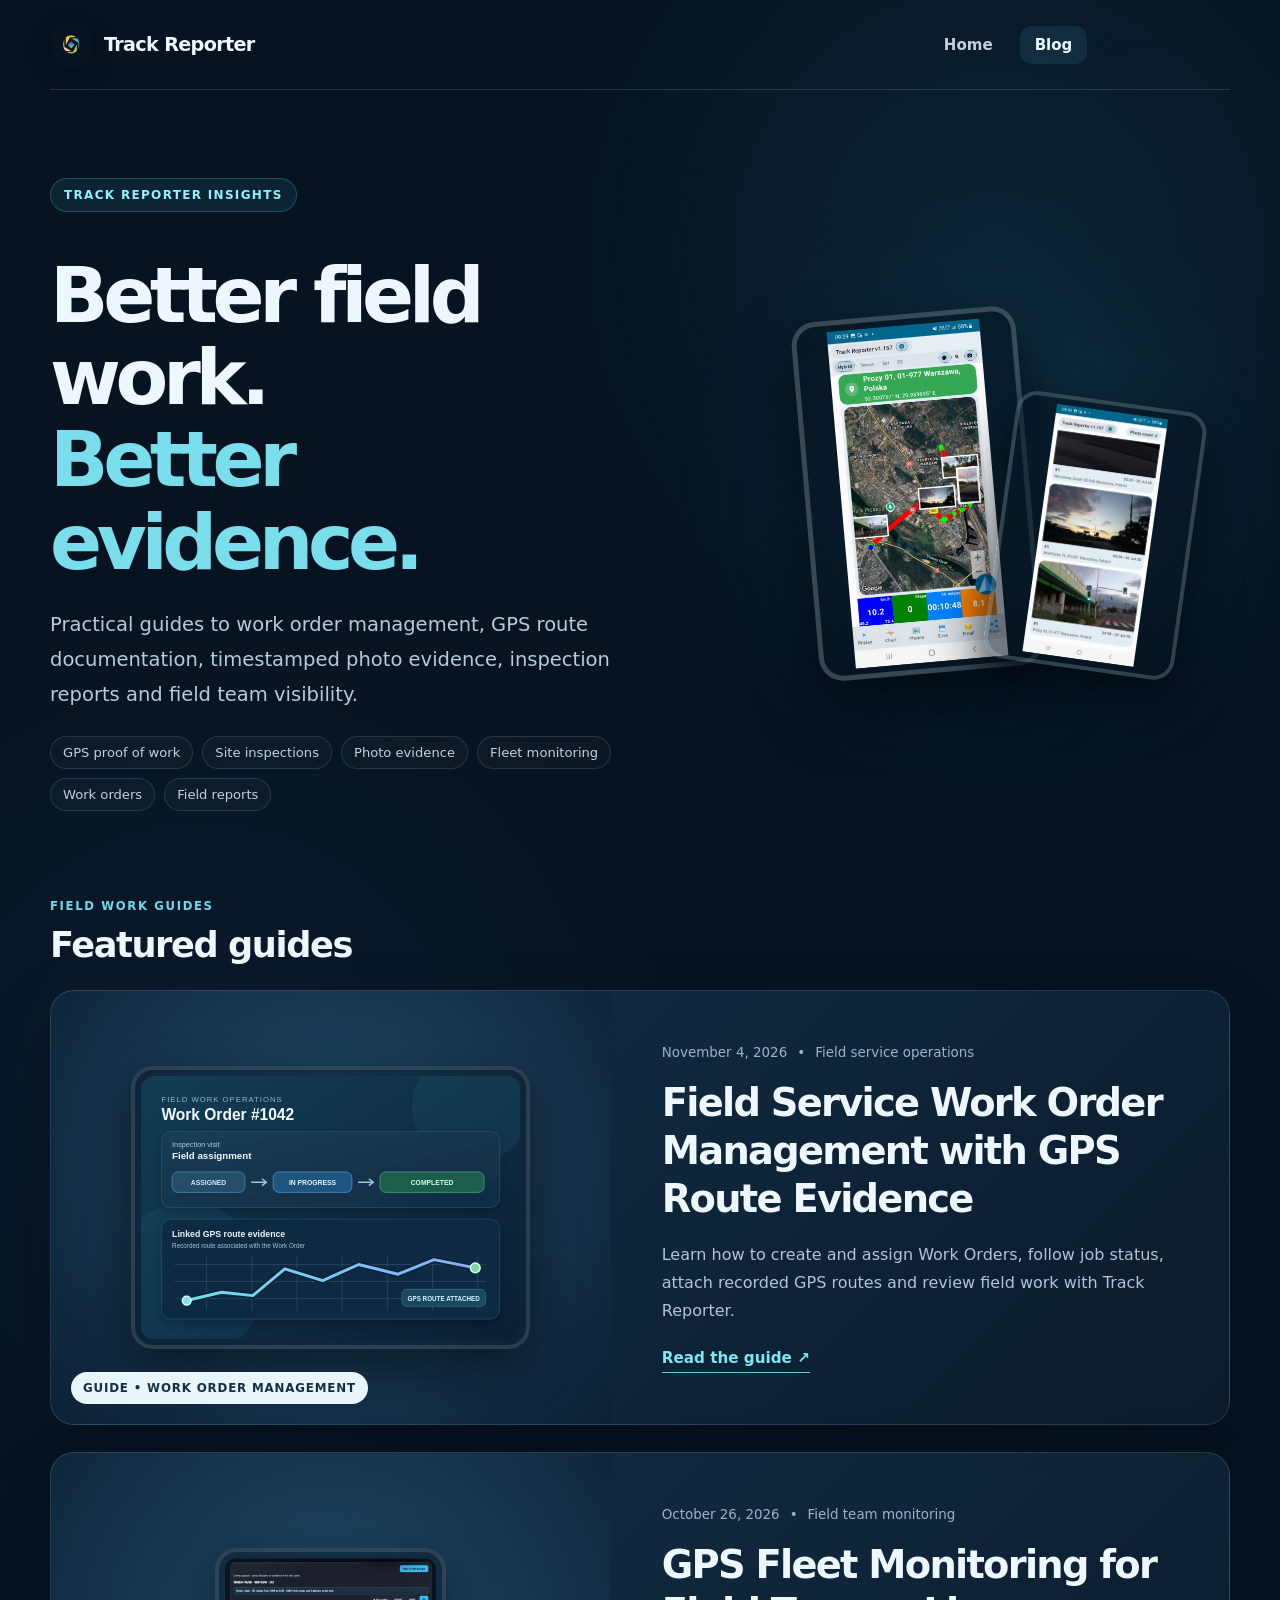
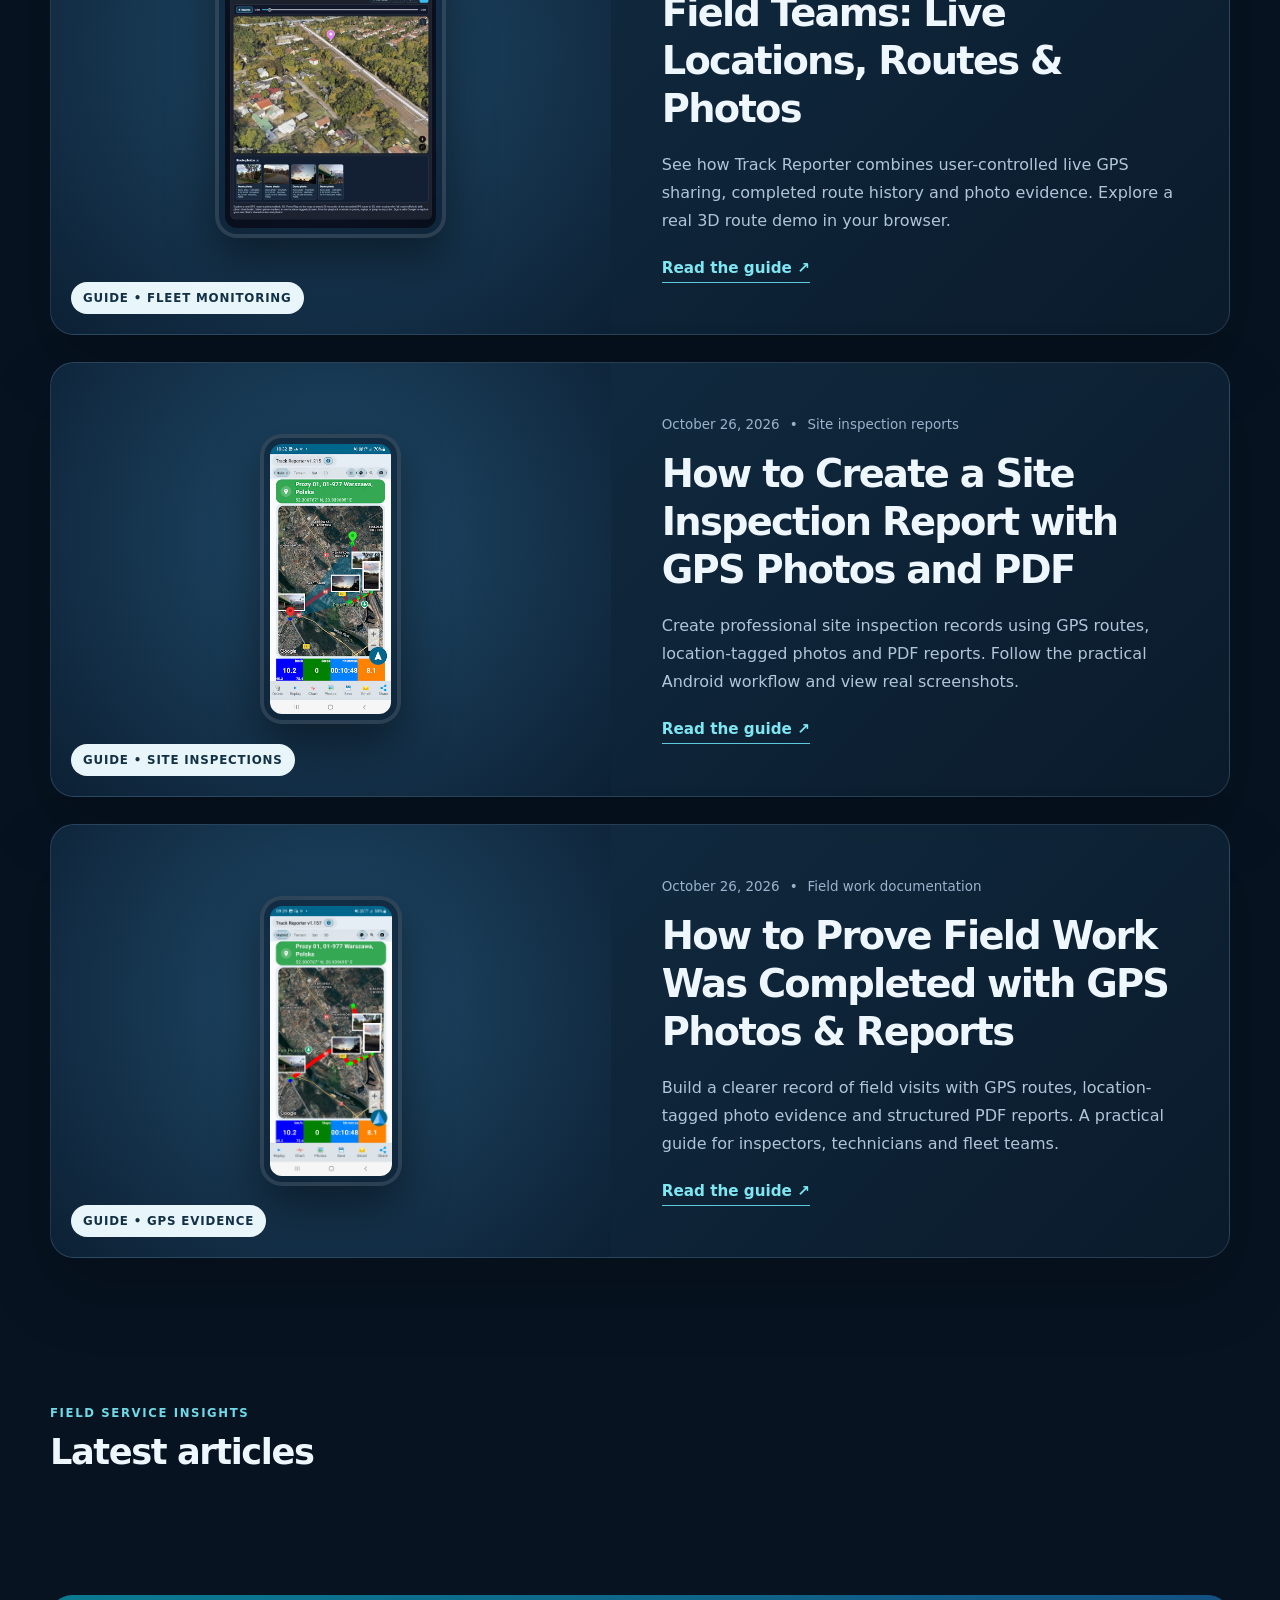
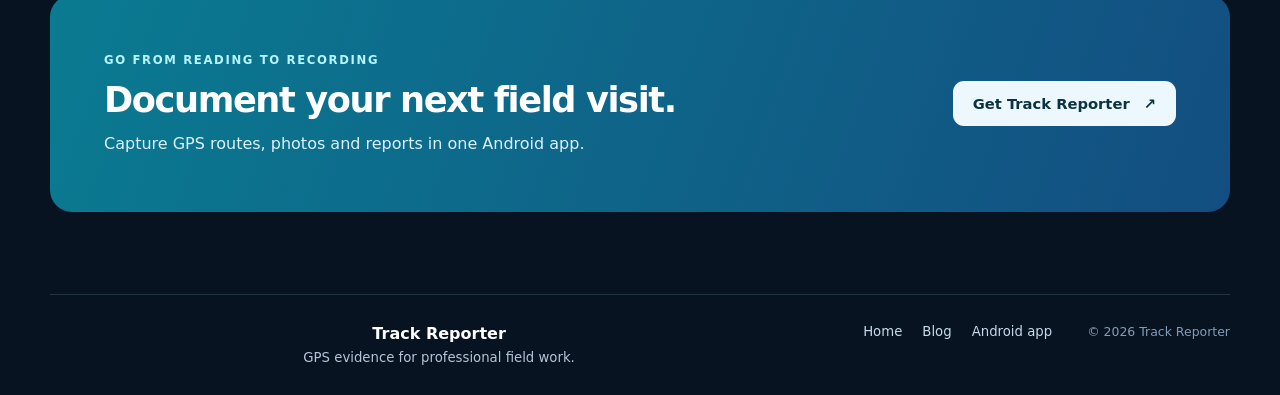
<file: blog/index.html>
<!DOCTYPE html>
<html lang="en">
<head>
<meta charset="utf-8"/>
<meta content="width=device-width, initial-scale=1.0" name="viewport"/>
<title>Track Reporter Blog | Work Orders, GPS Proof of Work &amp; Field Inspections</title>
<meta content="Guides to field service work orders, GPS route evidence, inspection reports, fleet monitoring and photo documentation with Track Reporter." name="description"/>
<meta content="Track Reporter" name="author"/>
<meta content="#081628" name="theme-color"/>
<!-- Canonical is set by the blog integration below, after the active view is known. -->
<meta content="website" property="og:type"/>
<meta content="Track Reporter Blog | Work Orders, GPS Proof of Work &amp; Field Inspections" property="og:title"/>
<meta content="Practical guides to work order management, GPS inspection evidence, field reports and fleet monitoring with Track Reporter." property="og:description"/>
<meta content="https://www.trackreporter.com/blog/" property="og:url"/>
<meta content="https://www.trackreporter.com/trackreporter1024x1024.png" property="og:image"/>
<meta content="Track Reporter" property="og:site_name"/>
<meta content="summary_large_image" name="twitter:card"/>
<meta content="Track Reporter Blog | Work Orders, GPS Proof of Work &amp; Field Inspections" name="twitter:title"/>
<meta content="Practical guides to work order management, GPS inspection evidence, field reports and fleet monitoring with Track Reporter." name="twitter:description"/>
<meta content="https://www.trackreporter.com/trackreporter1024x1024.png" name="twitter:image"/>
<link href="../style.min.css?v=20261026-active-live" rel="stylesheet"/>
<link href="./blog.css?v=20261026" rel="stylesheet"/>
<script type="application/ld+json">
  {"@context":"https://schema.org","@type":"Blog","name":"Track Reporter Blog","description":"Guides to field service work order management, GPS-based field work documentation and inspection reporting","url":"https://www.trackreporter.com/blog/","publisher":{"@type":"Organization","name":"Track Reporter","url":"https://www.trackreporter.com/"}}
  </script>
<!-- Existing Google Ads conversion destination, consistent with the homepage. -->
<script async="" src="https://www.googletagmanager.com/gtag/js?id=AW-17236374089"></script>
<script>
    window.dataLayer = window.dataLayer || [];
    function gtag(){dataLayer.push(arguments);}
    gtag('js', new Date());
    gtag('config', 'AW-17236374089');
    function gtag_report_conversion(url) {
      // Navigate even when the Ads request cannot complete (e.g. ad blockers).
      var didNavigate = false;
      function navigate() {
        if (!didNavigate && url) {
          didNavigate = true;
          window.location.href = url;
        }
      }
      gtag('event', 'conversion', {
        send_to: 'AW-17236374089/leRNCLrjh8McEMnk-JpA',
        value: 1.0,
        currency: 'PLN',
        event_callback: navigate,
        event_timeout: 1500
      });
      window.setTimeout(navigate, 1700);
      return false;
    }
  </script>
<style>
.blog-soro-articles { margin-top: 32px; }
.blog-articles .blog-feature-article + .blog-feature-article { margin-top: 27px; }
.blog-articles .blog-feature-article__media > img { width: auto; max-width: 78%; height: auto; max-height: 290px; object-fit: contain; object-position: center; }
@media(max-width:650px) { .blog-articles .blog-feature-article__media > img { max-height: 255px; } }

/* Keep the embedded Soro blog readable on Track Reporter's dark theme. */
#soro-blog .soro-blog {
  color: #e5f1fb !important;
  color-scheme: dark;
  background: transparent !important;
}
#soro-blog .soro-blog-card {
  background: #102438 !important;
  border-color: #29485f !important;
  color: #e5f1fb !important;
}
#soro-blog .soro-blog-card:hover {
  background: #153047 !important;
  border-color: #70dce9 !important;
  box-shadow: 0 4px 14px rgba(0,0,0,.24) !important;
}
#soro-blog .soro-blog-card-title,
#soro-blog .soro-blog-article-title,
#soro-blog .soro-blog-article-content h1,
#soro-blog .soro-blog-article-content h2,
#soro-blog .soro-blog-article-content h3,
#soro-blog .soro-blog-article-content h4,
#soro-blog .soro-blog-article-content h5,
#soro-blog .soro-blog-article-content h6 {
  color: #f0f7ff !important;
}
#soro-blog .soro-blog-article-content,
#soro-blog .soro-blog-article-content p,
#soro-blog .soro-blog-article-content li,
#soro-blog .soro-blog-card-excerpt {
  color: #c9ddef !important;
}
#soro-blog .soro-blog-card-date,
#soro-blog .soro-blog-article-date,
#soro-blog .soro-blog-empty,
#soro-blog .soro-blog-loading {
  color: #a9c3d8 !important;
}
#soro-blog .soro-blog-article-content a,
#soro-blog .soro-blog-article-content a:visited {
  color: #79e1ef !important;
  text-decoration: underline;
  text-underline-offset: 3px;
}
#soro-blog .soro-blog-back {
  color: #c9f4ff !important;
  background: #102438 !important;
  border-color: #36586f !important;
}
#soro-blog .soro-blog-back:hover {
  background: #1b3a50 !important;
  border-color: #79e1ef !important;
}
#soro-blog a:focus-visible {
  outline: 2px solid #79e1ef;
  outline-offset: 4px;
}
#soro-blog .soro-blog-spinner {
  border-color: #29485f !important;
  border-top-color: #79e1ef !important;
}
#soro-blog .soro-blog-error {
  color: #fda4af !important;
}
#soro-blog .soro-blog-article-content blockquote,
#soro-blog .soro-blog-article-content pre,
#soro-blog .soro-blog-article-content th {
  color: #e5f1fb;
  background: #102438;
  border-color: #36586f;
}
#soro-blog .soro-blog-article-content td {
  border-color: #36586f;
}
/* In article view, keep the navigation and call to action, not the guide list. */
html.soro-article-view .blog-list-hero,
html.soro-article-view .blog-articles:not(.blog-soro-articles),
html.soro-article-view .blog-soro-articles > .blog-section-label {
  display: none !important;
}
html.soro-article-view .blog-soro-articles {
  margin-top: 24px;
}

/* Top navigation uses ordinary links, not the global CTA-button appearance. */
.blog-site-nav__links > a.blog-site-nav__app {
  display:inline-flex;min-height:0;height:auto;padding:0;margin:0;
  background:transparent;border:0;border-radius:0;box-shadow:none;
  color:inherit;text-decoration:none;font:inherit;transform:none;
}
.blog-site-nav__links > a.blog-site-nav__app:hover {
  text-decoration:underline;text-underline-offset:4px;
}
</style></head>
<body class="blog-page blog-index">
<main class="page blog-site">
<nav aria-label="Main navigation" class="nav blog-site-nav">
<a aria-label="Track Reporter home" class="brand blog-brand" href="../">
<img alt="" height="42" src="../trackreporter1024x1024-transparent.png?v=20260605" width="42"/>
<span>Track Reporter</span>
</a>
<div class="blog-site-nav__links">
<a class="blog-site-nav__link" href="../">Home</a>
<a aria-current="page" class="blog-site-nav__link is-active" href="../blog/">Blog</a>
<a class="blog-site-nav__link blog-site-nav__app" href="https://play.google.com/store/apps/details?id=com.trackreporter" onclick="return gtag_report_conversion(this.href);">Get Android app</a>
</div>
</nav>
<section aria-labelledby="blog-title" class="blog-list-hero">
<div class="blog-list-hero__copy">
<div class="badge blog-category-badge">TRACK REPORTER INSIGHTS</div>
<h1 id="blog-title">Better field work.<br/><span>Better evidence.</span></h1>
<p class="blog-lead">Practical guides to work order management, GPS route documentation, timestamped photo evidence, inspection reports and field team visibility.</p>
<div aria-label="Topics covered" class="blog-topic-tags"><span>GPS proof of work</span><span>Site inspections</span><span>Photo evidence</span><span>Fleet monitoring</span><span>Work orders</span><span>Field reports</span></div>
</div>
<div aria-hidden="true" class="blog-list-hero__art">
<div class="blog-art-glow"></div>
<img alt="" class="blog-hero-phone" loading="eager" src="../tr_routeview.jpg"/>
<img alt="" class="blog-hero-float" loading="eager" src="../tr_photogallery.jpg"/>
</div>
</section>
<section aria-labelledby="blog-latest-title" class="blog-articles">
<div class="blog-section-label"><span class="blog-eyebrow">FIELD WORK GUIDES</span><h2 id="blog-latest-title">Featured guides</h2></div>
<article class="blog-feature-article">
<a aria-label="Read the guide to field service work order management with GPS evidence" class="blog-feature-article__media" href="./work-order-management/">
<img alt="Illustrated work order workflow: assigned job, work in progress, completed job and linked GPS route evidence" loading="lazy" src="./work-order-management/images/work-order-workflow.svg"/>
<span class="blog-media-chip">GUIDE • WORK ORDER MANAGEMENT</span>
</a>
<div class="blog-feature-article__text">
<p class="blog-meta"><time datetime="2026-11-04">November 4, 2026</time><span aria-hidden="true">•</span> Field service operations</p>
<h3><a href="./work-order-management/">Field Service Work Order Management with GPS Route Evidence</a></h3>
<p>Learn how to create and assign Work Orders, follow job status, attach recorded GPS routes and review field work with Track Reporter.</p>
<a class="blog-text-link" href="./work-order-management/">Read the guide <span aria-hidden="true">↗</span></a>
</div>
</article>

<article class="blog-feature-article">
<a aria-label="Read about GPS fleet monitoring for field teams" class="blog-feature-article__media" href="./live-fleet-monitoring/">
<img alt="Track Reporter browser dashboard showing a 3D route demo, route playback and photos" loading="lazy" src="./live-fleet-monitoring/images/fleet-web-demo.jpg"/>
<span class="blog-media-chip">GUIDE • FLEET MONITORING</span>
</a>
<div class="blog-feature-article__text">
<p class="blog-meta"><time datetime="2026-10-26">October 26, 2026</time><span aria-hidden="true">•</span> Field team monitoring</p>
<h3><a href="./live-fleet-monitoring/">GPS Fleet Monitoring for Field Teams: Live Locations, Routes &amp; Photos</a></h3>
<p>See how Track Reporter combines user-controlled live GPS sharing, completed route history and photo evidence. Explore a real 3D route demo in your browser.</p>
<a class="blog-text-link" href="./live-fleet-monitoring/">Read the guide <span aria-hidden="true">↗</span></a>
</div>
</article>

<article class="blog-feature-article">
<a aria-label="Read how to create a site inspection report with GPS photos" class="blog-feature-article__media" href="./site-inspection-report/">
<img alt="Track Reporter Android map with GPS route and photo evidence markers" loading="lazy" src="./site-inspection-report/images/route-gps.jpg"/>
<span class="blog-media-chip">GUIDE • SITE INSPECTIONS</span>
</a>
<div class="blog-feature-article__text">
<p class="blog-meta"><time datetime="2026-10-26">October 26, 2026</time><span aria-hidden="true">•</span> Site inspection reports</p>
<h3><a href="./site-inspection-report/">How to Create a Site Inspection Report with GPS Photos and PDF</a></h3>
<p>Create professional site inspection records using GPS routes, location-tagged photos and PDF reports. Follow the practical Android workflow and view real screenshots.</p>
<a class="blog-text-link" href="./site-inspection-report/">Read the guide <span aria-hidden="true">↗</span></a>
</div>
</article>

<article class="blog-feature-article">
<a aria-label="Read how to prove field work was completed" class="blog-feature-article__media" href="./how-to-prove-field-work-was-completed/">
<img alt="Track Reporter GPS route displayed on a map" loading="lazy" src="../tr_routeview.jpg"/>
<span class="blog-media-chip">GUIDE • GPS EVIDENCE</span>
</a>
<div class="blog-feature-article__text">
<p class="blog-meta"><time datetime="2026-10-26">October 26, 2026</time><span aria-hidden="true">•</span> Field work documentation</p>
<h3><a href="./how-to-prove-field-work-was-completed/">How to Prove Field Work Was Completed with GPS Photos &amp; Reports</a></h3>
<p>Build a clearer record of field visits with GPS routes, location-tagged photo evidence and structured PDF reports. A practical guide for inspectors, technicians and fleet teams.</p>
<a class="blog-text-link" href="./how-to-prove-field-work-was-completed/">Read the guide <span aria-hidden="true">↗</span></a>
</div>
</article>

</section>
<section aria-labelledby="blog-soro-title" class="blog-articles blog-soro-articles">
<div class="blog-section-label"><span class="blog-eyebrow">FIELD SERVICE INSIGHTS</span><h2 id="blog-soro-title">Latest articles</h2></div>
<div id="soro-blog"></div>
<script>
(function () {
  'use strict';
  const base = 'https://www.trackreporter.com/blog/';
  const container = document.getElementById('soro-blog');
  const section = document.querySelector('.blog-soro-articles');
  const headingId = section.getAttribute('aria-labelledby');

  // Soro's showArticle() invokes this container's scrollIntoView({behavior:'smooth'}).
  // The embed sits below Featured guides; that call causes an unwanted jump.
  // Only override this widget's scroll; do not change the global scroll API.
  const originalScrollIntoView = container.scrollIntoView.bind(container);
  container.scrollIntoView = function (options) {
    if (new URLSearchParams(window.location.search).has('post')) {
      window.scrollTo({ top: 0, left: 0, behavior: 'instant' });
      requestAnimationFrame(() => window.scrollTo(0, 0));
    } else {
      originalScrollIntoView(options);
    }
  };
  if ('scrollRestoration' in history) history.scrollRestoration = 'manual';
  let lastArticleSlug = null;

  function syncBlogView() {
    const slug = new URLSearchParams(window.location.search).get('post');
    const header = container.querySelector('.soro-blog-header');
    const articleView = Boolean(slug && header && header.style.display !== 'none');
    document.documentElement.classList.toggle('soro-article-view', articleView);
    if (articleView && lastArticleSlug !== slug) {
      lastArticleSlug = slug;
      requestAnimationFrame(() => window.scrollTo(0, 0));
    } else if (!articleView) {
      lastArticleSlug = null;
    }
    if (articleView) {
      section.removeAttribute('aria-labelledby');
      section.setAttribute('aria-label', 'Blog article');
    } else {
      section.removeAttribute('aria-label');
      section.setAttribute('aria-labelledby', headingId);
    }

    // On a direct article link, wait for Soro to resolve the slug before
    // choosing a canonical. Never give that link the list canonical early.
    if (slug && !header) return;
    const url = new URL(base);
    if (articleView) url.searchParams.set('post', slug);

    // Use Soro's own canonical element, not a competing static tag.
    let canonical = document.head.querySelector('link[rel="canonical"][data-soro]');
    if (!canonical) {
      canonical = document.createElement('link');
      canonical.rel = 'canonical';
      canonical.setAttribute('data-soro', 'true');
      document.head.appendChild(canonical);
    }
    if (canonical.getAttribute('href') !== url.href) canonical.href = url.href;
    document.head.querySelectorAll('link[rel="canonical"]').forEach(function (link) {
      if (link !== canonical) link.remove();
    });
  }

  // The widget uses pushState and changes its DOM for both navigation directions.
  // Observe only the widget, so editing metadata cannot retrigger this observer.
  const observer = new MutationObserver(syncBlogView);
  observer.observe(container, { childList: true, subtree: true, attributes: true, attributeFilter: ['style', 'class'] });
  window.addEventListener('popstate', function () { queueMicrotask(syncBlogView); });
  syncBlogView();
})();
</script>
<script src="https://app.trysoro.com/api/embed/09431eeb-179b-4674-b040-9e369e19a223" defer></script>
</section>
<section aria-labelledby="blog-end-title" class="blog-end-cta">
<div><span class="blog-eyebrow">GO FROM READING TO RECORDING</span><h2 id="blog-end-title">Document your next field visit.</h2><p>Capture GPS routes, photos and reports in one Android app.</p></div>
<a class="blog-button blog-button--light" href="https://play.google.com/store/apps/details?id=com.trackreporter" onclick="return gtag_report_conversion(this.href);">Get Track Reporter <span aria-hidden="true">↗</span></a>
</section>
<footer class="blog-footer">
<div><strong>Track Reporter</strong><span>GPS evidence for professional field work.</span></div>
<nav aria-label="Footer navigation"><a href="../">Home</a><a href="../blog/">Blog</a><a href="https://play.google.com/store/apps/details?id=com.trackreporter" onclick="return gtag_report_conversion(this.href);">Android app</a></nav>
<small>© 2026 Track Reporter</small>
</footer>
</main>
</body>
</html>
</file>
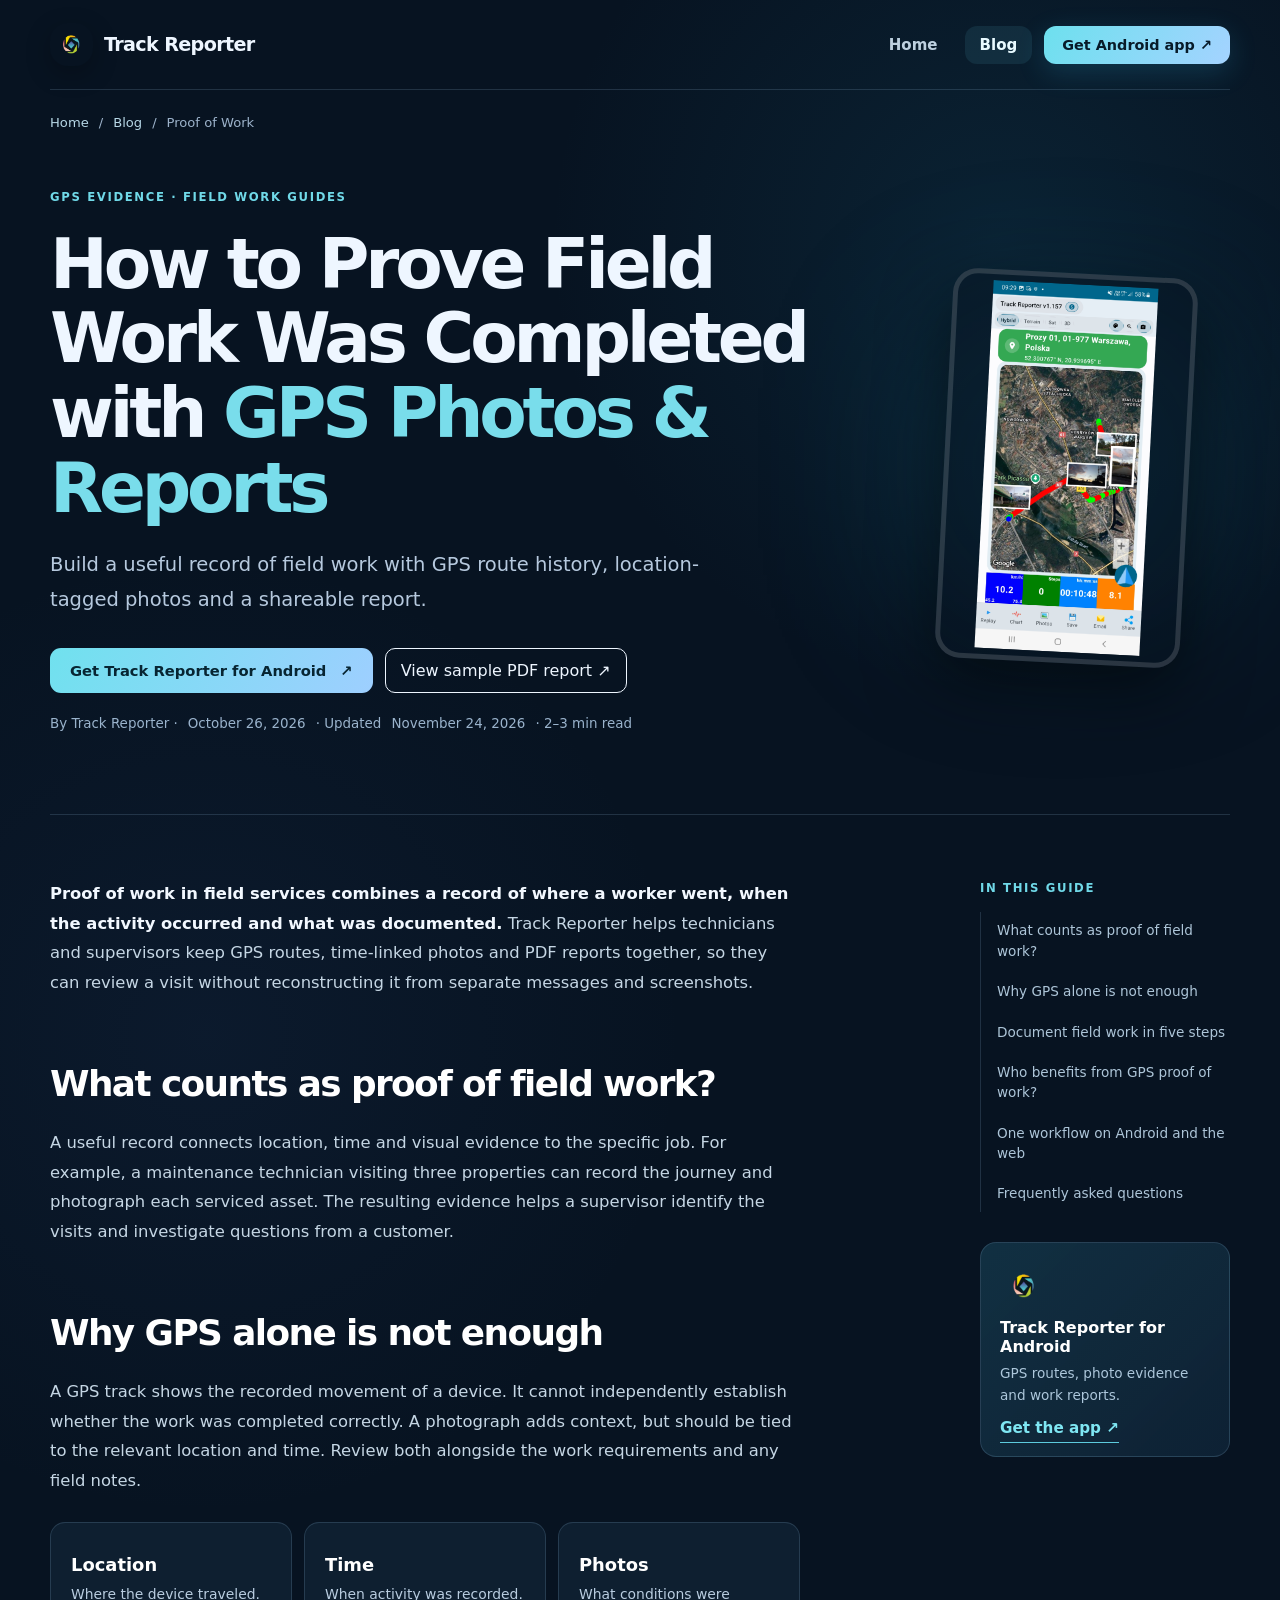
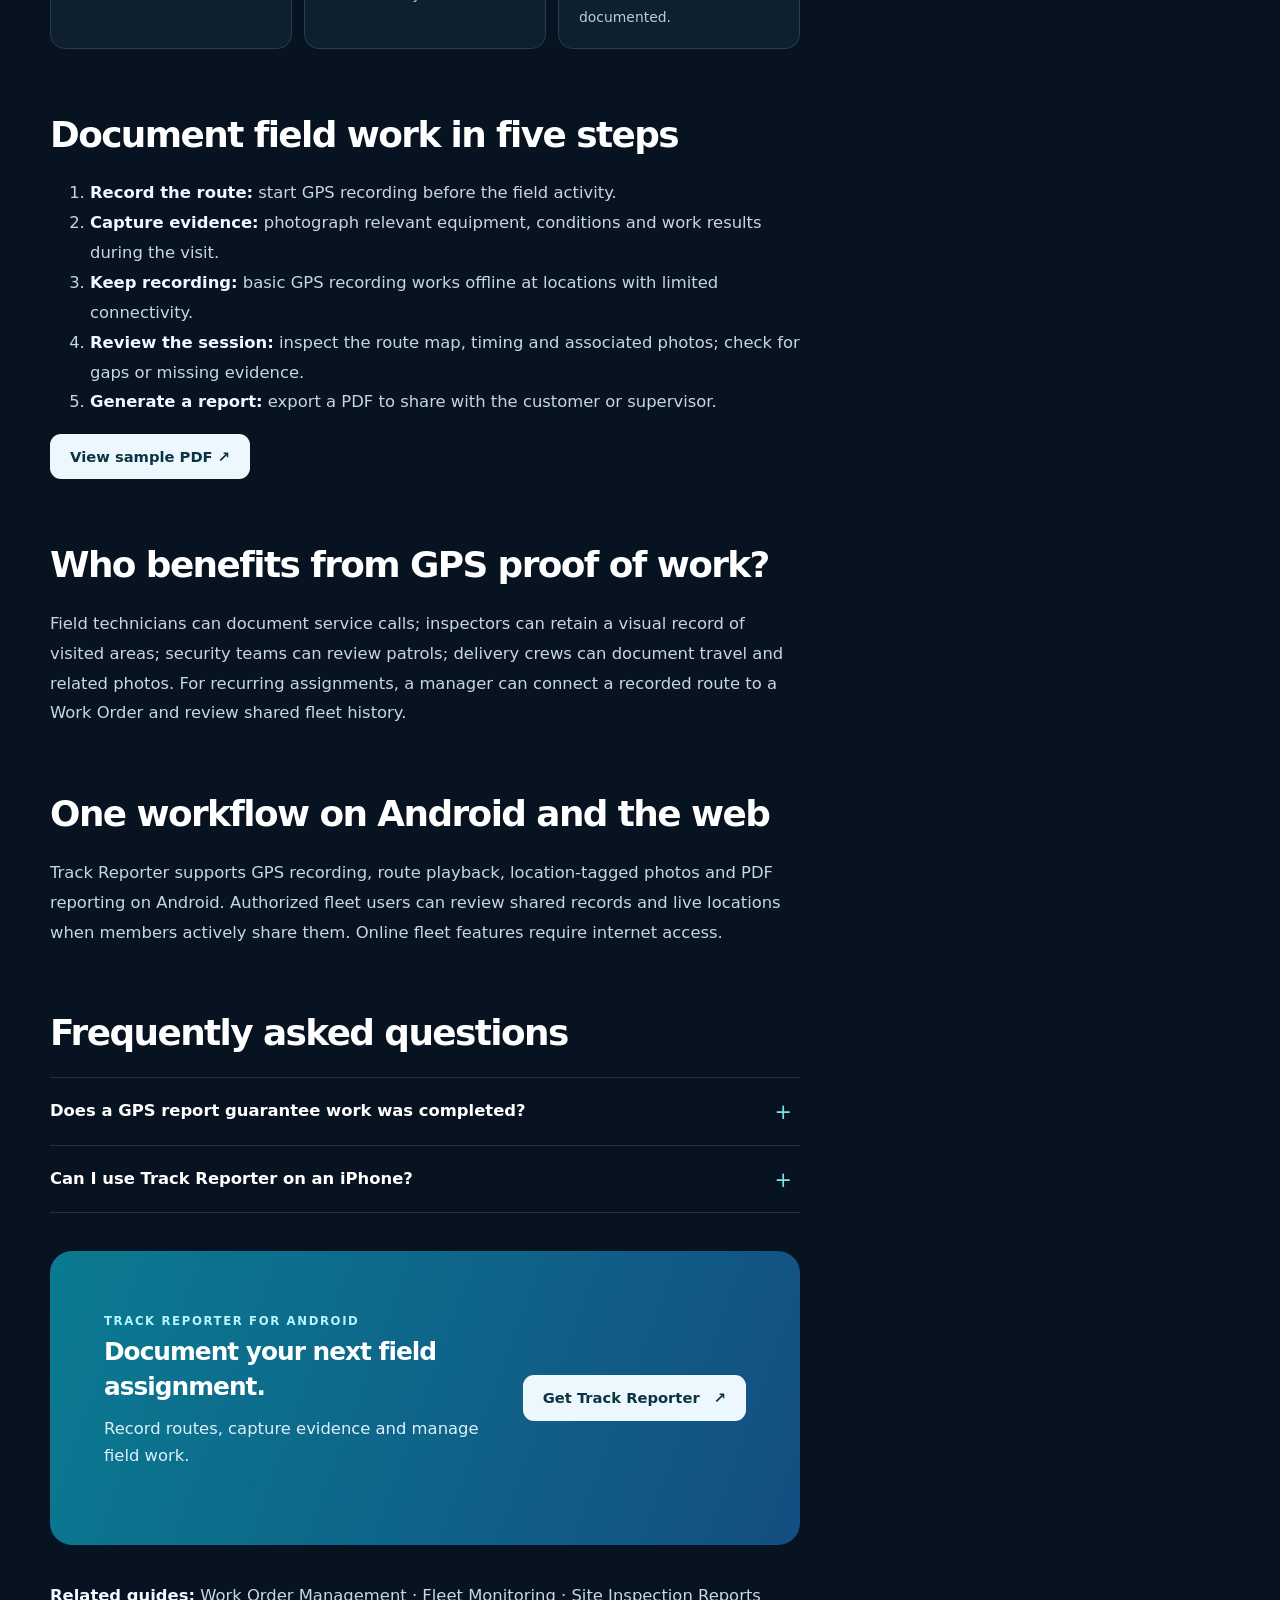
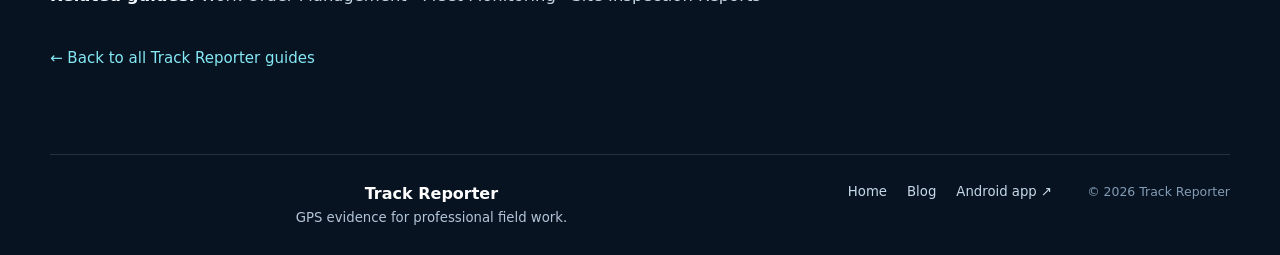
<file: blog/how-to-prove-field-work-was-completed/index.html>
<!DOCTYPE html>
<html lang="en"><head>
<meta charset="UTF-8"><meta name="viewport" content="width=device-width, initial-scale=1.0">
<meta name="theme-color" content="#081628"><meta name="author" content="Track Reporter">
<title>How to Prove Field Work Was Completed | Track Reporter</title>
<meta name="description" content="Document completed field work with GPS routes, timestamped photos and PDF reports. A practical proof-of-work guide for inspections, maintenance and site visits.">
<meta property="og:type" content="article">
<meta property="og:site_name" content="Track Reporter">
<meta property="og:title" content="How to Prove Field Work Was Completed with GPS Photos &amp; Reports">
<meta property="og:description" content="Document completed field work with GPS routes, timestamped photos and PDF reports. A practical proof-of-work guide for inspections, maintenance and site visits.">
<meta property="og:url" content="https://www.trackreporter.com/blog/how-to-prove-field-work-was-completed/">
<meta property="og:image" content="https://www.trackreporter.com/trackreporter1024x1024.png">
<meta name="twitter:card" content="summary_large_image">
<meta name="twitter:title" content="How to Prove Field Work Was Completed with GPS Photos &amp; Reports">
<meta name="twitter:description" content="Document completed field work with GPS routes, timestamped photos and PDF reports. A practical proof-of-work guide for inspections, maintenance and site visits.">
<meta name="twitter:image" content="https://www.trackreporter.com/trackreporter1024x1024.png">
<link rel="canonical" href="https://www.trackreporter.com/blog/how-to-prove-field-work-was-completed/">
<link rel="stylesheet" href="../../style.min.css?v=20261026-active-live">
<link rel="stylesheet" href="../blog.css?v=20261026">

<script type="application/ld+json">{"@context": "https://schema.org", "@type": "BlogPosting", "headline": "How to Prove Field Work Was Completed with GPS Photos & Reports", "description": "Document completed field work with GPS routes, timestamped photos and PDF reports. A practical proof-of-work guide for inspections, maintenance and site visits.", "inLanguage": "en", "datePublished": "2026-10-26", "dateModified": "2026-11-24", "author": {"@type": "Organization", "name": "Track Reporter"}, "publisher": {"@type": "Organization", "name": "Track Reporter", "url": "https://www.trackreporter.com/"}, "image": "https://www.trackreporter.com/trackreporter1024x1024.png", "mainEntityOfPage": {"@type": "WebPage", "@id": "https://www.trackreporter.com/blog/how-to-prove-field-work-was-completed/"}}</script>
<script type="application/ld+json">{"@context": "https://schema.org", "@type": "BreadcrumbList", "itemListElement": [{"@type": "ListItem", "position": 1, "name": "Home", "item": "https://www.trackreporter.com/"}, {"@type": "ListItem", "position": 2, "name": "Blog", "item": "https://www.trackreporter.com/blog/"}, {"@type": "ListItem", "position": 3, "name": "Proof of Work", "item": "https://www.trackreporter.com/blog/how-to-prove-field-work-was-completed/"}]}</script>
<script async src="https://www.googletagmanager.com/gtag/js?id=AW-17236374089"></script>
<script>
window.dataLayer = window.dataLayer || [];
function gtag(){dataLayer.push(arguments);}
gtag('js',new Date());gtag('config','AW-17236374089');
function gtag_report_conversion(url){
  var navigated=false;
  function openTarget(){if(!navigated && url){navigated=true;window.location.href=url;}}
  gtag('event','conversion',{send_to:'AW-17236374089/leRNCLrjh8McEMnk-JpA',value:1.0,currency:'PLN',event_callback:openTarget,event_timeout:1500});
  window.setTimeout(openTarget,1700);return false;
}
</script>
<style>
.short-gallery{display:grid;grid-template-columns:repeat(auto-fit,minmax(140px,1fr));gap:16px;margin:20px 0 28px;align-items:start}
.short-figure{margin:20px auto 28px;text-align:center;max-width:100%}
.short-gallery .short-figure{margin:0}
.short-figure img{display:block;margin:auto;width:auto;max-width:100%;max-height:340px;object-fit:contain;border-radius:12px}
.short-figure figcaption{margin-top:8px;font-size:.88rem;line-height:1.4}
.short-hero-actions{display:flex;gap:12px;flex-wrap:wrap;margin:20px 0}
.short-secondary{display:inline-flex;align-items:center;padding:10px 15px;border:1px solid currentColor;border-radius:10px;text-decoration:none}
.short-related{margin-top:24px;line-height:1.6}
@media(max-width:500px){.short-gallery{grid-template-columns:repeat(2,minmax(0,1fr));gap:10px}.short-figure img{max-height:300px}}
</style>
</head><body class="blog-page blog-article-page ">
<main class="page blog-site">
<nav class="nav blog-site-nav" aria-label="Main navigation"><a class="brand blog-brand" href="../../" aria-label="Track Reporter home"><img src="../../trackreporter1024x1024-transparent.png?v=20260605" alt="" width="42" height="42"><span>Track Reporter</span></a><div class="blog-site-nav__links"><a class="blog-site-nav__link" href="../../">Home</a><a class="blog-site-nav__link is-active" href="../" aria-current="page">Blog</a><a class="nav-cta blog-site-nav__app" href="https://play.google.com/store/apps/details?id=com.trackreporter" onclick="return gtag_report_conversion(this.href);">Get Android app <span aria-hidden="true">↗</span></a></div></nav>
<nav class="blog-breadcrumbs" aria-label="Breadcrumb"><a href="../../">Home</a><span aria-hidden="true">/</span><a href="../">Blog</a><span aria-hidden="true">/</span><span aria-current="page">Proof of Work</span></nav>
<header class="blog-article-hero"><div class="blog-article-hero__main"><span class="blog-eyebrow">GPS EVIDENCE · FIELD WORK GUIDES</span><h1>How to Prove Field Work Was Completed with <span>GPS Photos &amp; Reports</span></h1><p class="blog-lead">Build a useful record of field work with GPS route history, location-tagged photos and a shareable report.</p><div class="short-hero-actions short-hero-actions"><a class="blog-button blog-button--primary" href="https://play.google.com/store/apps/details?id=com.trackreporter" onclick="return gtag_report_conversion(this.href);">Get Track Reporter for Android <span aria-hidden="true">↗</span></a><a class="short-secondary" href="../../sample-report.pdf" target="_blank" rel="noopener noreferrer">View sample PDF report ↗</a></div><p class="blog-meta">By Track Reporter · <time datetime="2026-10-26">October 26, 2026</time> · Updated <time datetime="2026-11-24">November 24, 2026</time> · 2–3 min read</p></div><div class="blog-article-hero__image"><img src="../../tr_routeview.jpg" alt="Actual Track Reporter Android recorded GPS route" fetchpriority="high"></div></header>
<div class="blog-reading-layout "><article class="blog-article-content">
<p><strong>Proof of work in field services combines a record of where a worker went, when the activity occurred and what was documented.</strong> Track Reporter helps technicians and supervisors keep GPS routes, time-linked photos and PDF reports together, so they can review a visit without reconstructing it from separate messages and screenshots.</p><h2 id="what-is-proof">What counts as proof of field work?</h2><p>A useful record connects location, time and visual evidence to the specific job. For example, a maintenance technician visiting three properties can record the journey and photograph each serviced asset. The resulting evidence helps a supervisor identify the visits and investigate questions from a customer.</p><h2 id="why-gps-alone">Why GPS alone is not enough</h2><p>A GPS track shows the recorded movement of a device. It cannot independently establish whether the work was completed correctly. A photograph adds context, but should be tied to the relevant location and time. Review both alongside the work requirements and any field notes.</p><div class="blog-evidence-grid"><div><h3>Location</h3><p>Where the device traveled.</p></div><div><h3>Time</h3><p>When activity was recorded.</p></div><div><h3>Photos</h3><p>What conditions were documented.</p></div></div><h2 id="five-steps">Document field work in five steps</h2><ol><li><strong>Record the route:</strong> start GPS recording before the field activity.</li><li><strong>Capture evidence:</strong> photograph relevant equipment, conditions and work results during the visit.</li><li><strong>Keep recording:</strong> basic GPS recording works offline at locations with limited connectivity.</li><li><strong>Review the session:</strong> inspect the route map, timing and associated photos; check for gaps or missing evidence.</li><li><strong>Generate a report:</strong> export a PDF to share with the customer or supervisor.</li></ol><p><a class="blog-button blog-button--light" href="../../sample-report.pdf" target="_blank" rel="noopener noreferrer">View sample PDF ↗</a></p><h2 id="who-needs-it">Who benefits from GPS proof of work?</h2><p>Field technicians can document service calls; inspectors can retain a visual record of visited areas; security teams can review patrols; delivery crews can document travel and related photos. For recurring assignments, a manager can connect a recorded route to a <a href="../work-order-management/">Work Order</a> and review shared fleet history.</p><h2 id="track-reporter">One workflow on Android and the web</h2><p>Track Reporter supports GPS recording, route playback, location-tagged photos and PDF reporting on Android. Authorized fleet users can review shared records and live locations when members actively share them. Online fleet features require internet access.</p><h2 id="faq">Frequently asked questions</h2><div class="blog-faq"><details><summary>Does a GPS report guarantee work was completed?</summary><p>No. It provides supporting evidence, not independent certification or proof of work quality.</p></details><details><summary>Can I use Track Reporter on an iPhone?</summary><p>The app is available for Android on Google Play; fleet review is also available in a web browser.</p></details></div>
<div id="conclusion" class="blog-article-bottom-cta"><div><span class="blog-eyebrow">TRACK REPORTER FOR ANDROID</span><h3>Document your next field assignment.</h3><p>Record routes, capture evidence and manage field work.</p></div><a class="blog-button blog-button--light" href="https://play.google.com/store/apps/details?id=com.trackreporter" onclick="return gtag_report_conversion(this.href);">Get Track Reporter <span aria-hidden="true">↗</span></a></div>
<p class="short-related"><strong>Related guides:</strong> <a href="../work-order-management/">Work Order Management</a> · <a href="../live-fleet-monitoring/">Fleet Monitoring</a> · <a href="../site-inspection-report/">Site Inspection Reports</a></p><p class="blog-back-link"><a href="../">← Back to all Track Reporter guides</a></p>
</article><aside class="blog-reading-sidebar" aria-label="Article contents"><div class="blog-sidebar-sticky"><span class="blog-eyebrow">IN THIS GUIDE</span><nav aria-label="Article sections"><a href="#what-is-proof">What counts as proof of field work?</a><a href="#why-gps-alone">Why GPS alone is not enough</a><a href="#five-steps">Document field work in five steps</a><a href="#who-needs-it">Who benefits from GPS proof of work?</a><a href="#track-reporter">One workflow on Android and the web</a><a href="#faq">Frequently asked questions</a></nav><div class="blog-sidebar-promo"><img src="../../trackreporter1024x1024-transparent.png?v=20260605" alt="" width="48" height="48"><strong>Track Reporter for Android</strong><p>GPS routes, photo evidence and work reports.</p><a class="blog-text-link" href="https://play.google.com/store/apps/details?id=com.trackreporter" onclick="return gtag_report_conversion(this.href);">Get the app <span aria-hidden="true">↗</span></a></div></div></aside></div>
<footer class="blog-footer"><div><strong>Track Reporter</strong><span>GPS evidence for professional field work.</span></div><nav aria-label="Footer navigation"><a href="../../">Home</a><a href="../">Blog</a><a class="" href="https://play.google.com/store/apps/details?id=com.trackreporter" onclick="return gtag_report_conversion(this.href);">Android app <span aria-hidden="true">↗</span></a></nav><small>© 2026 Track Reporter</small></footer></main></body></html>
</file>
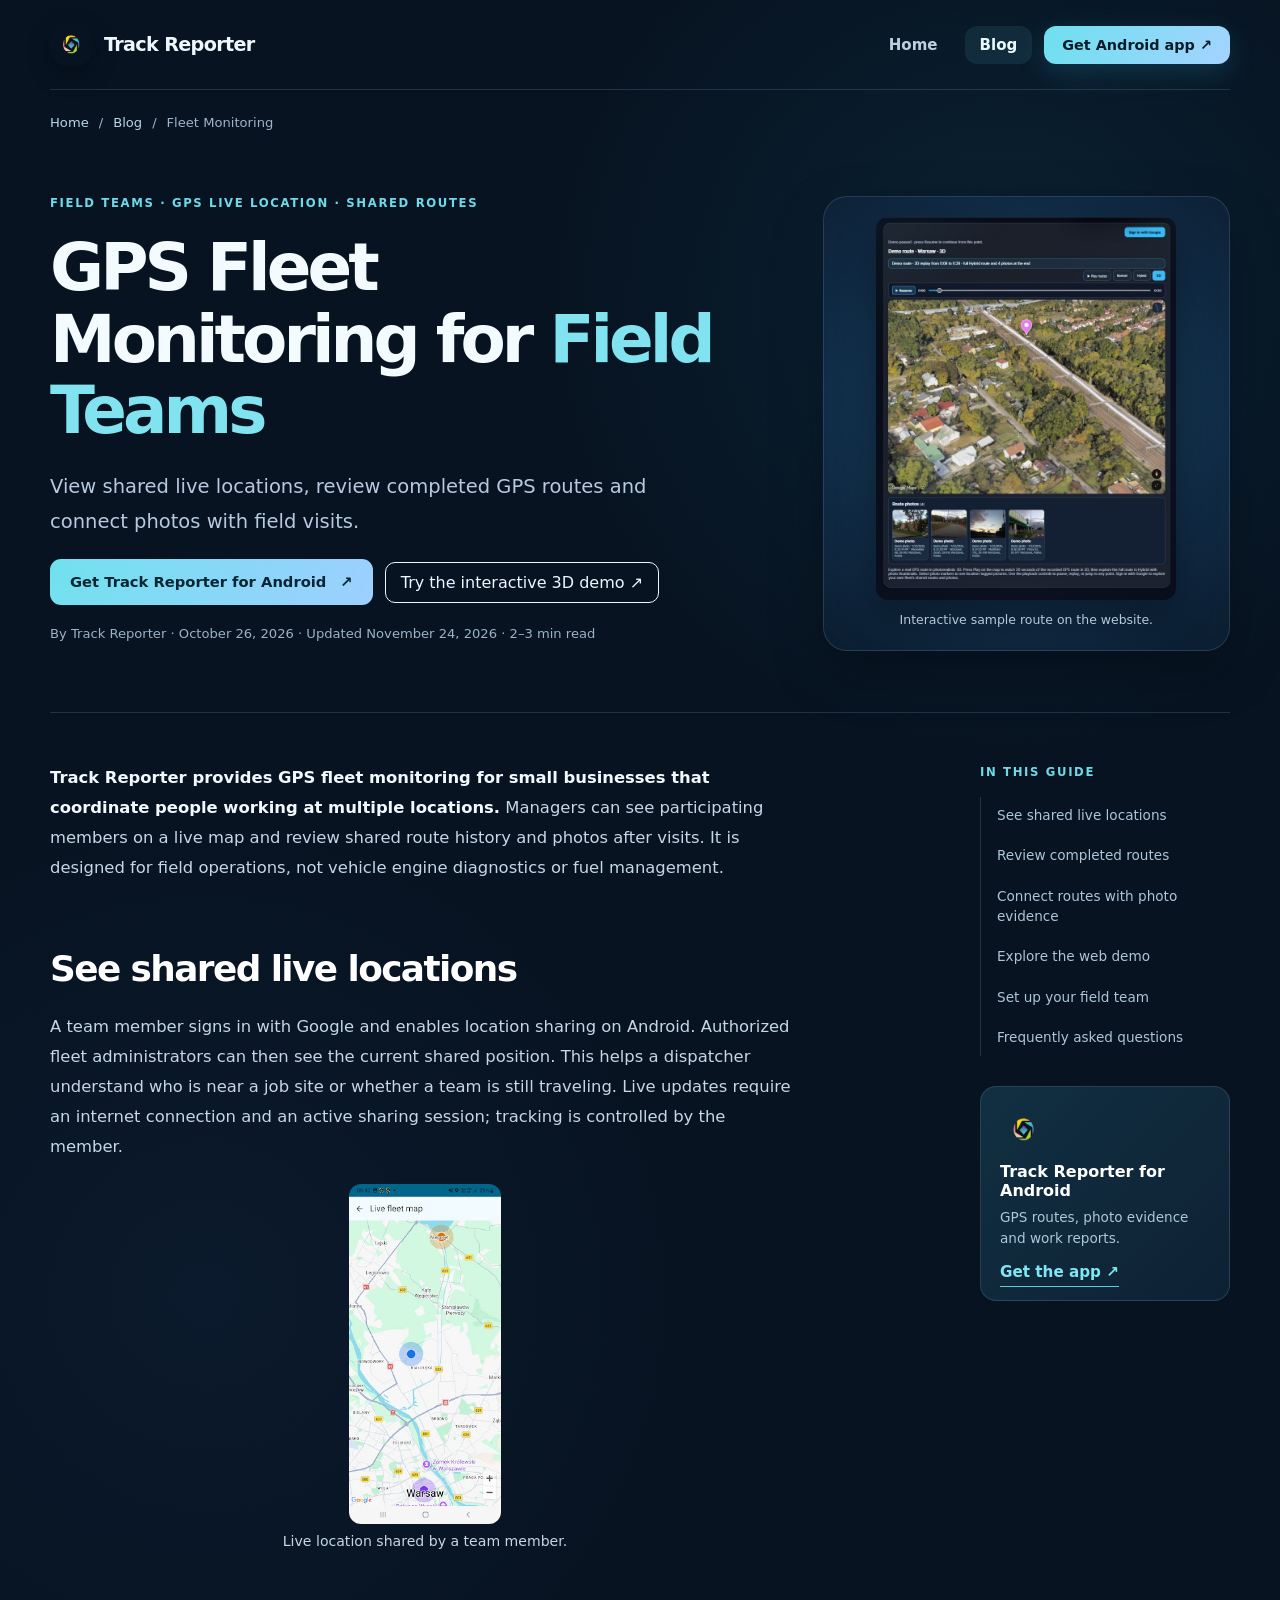
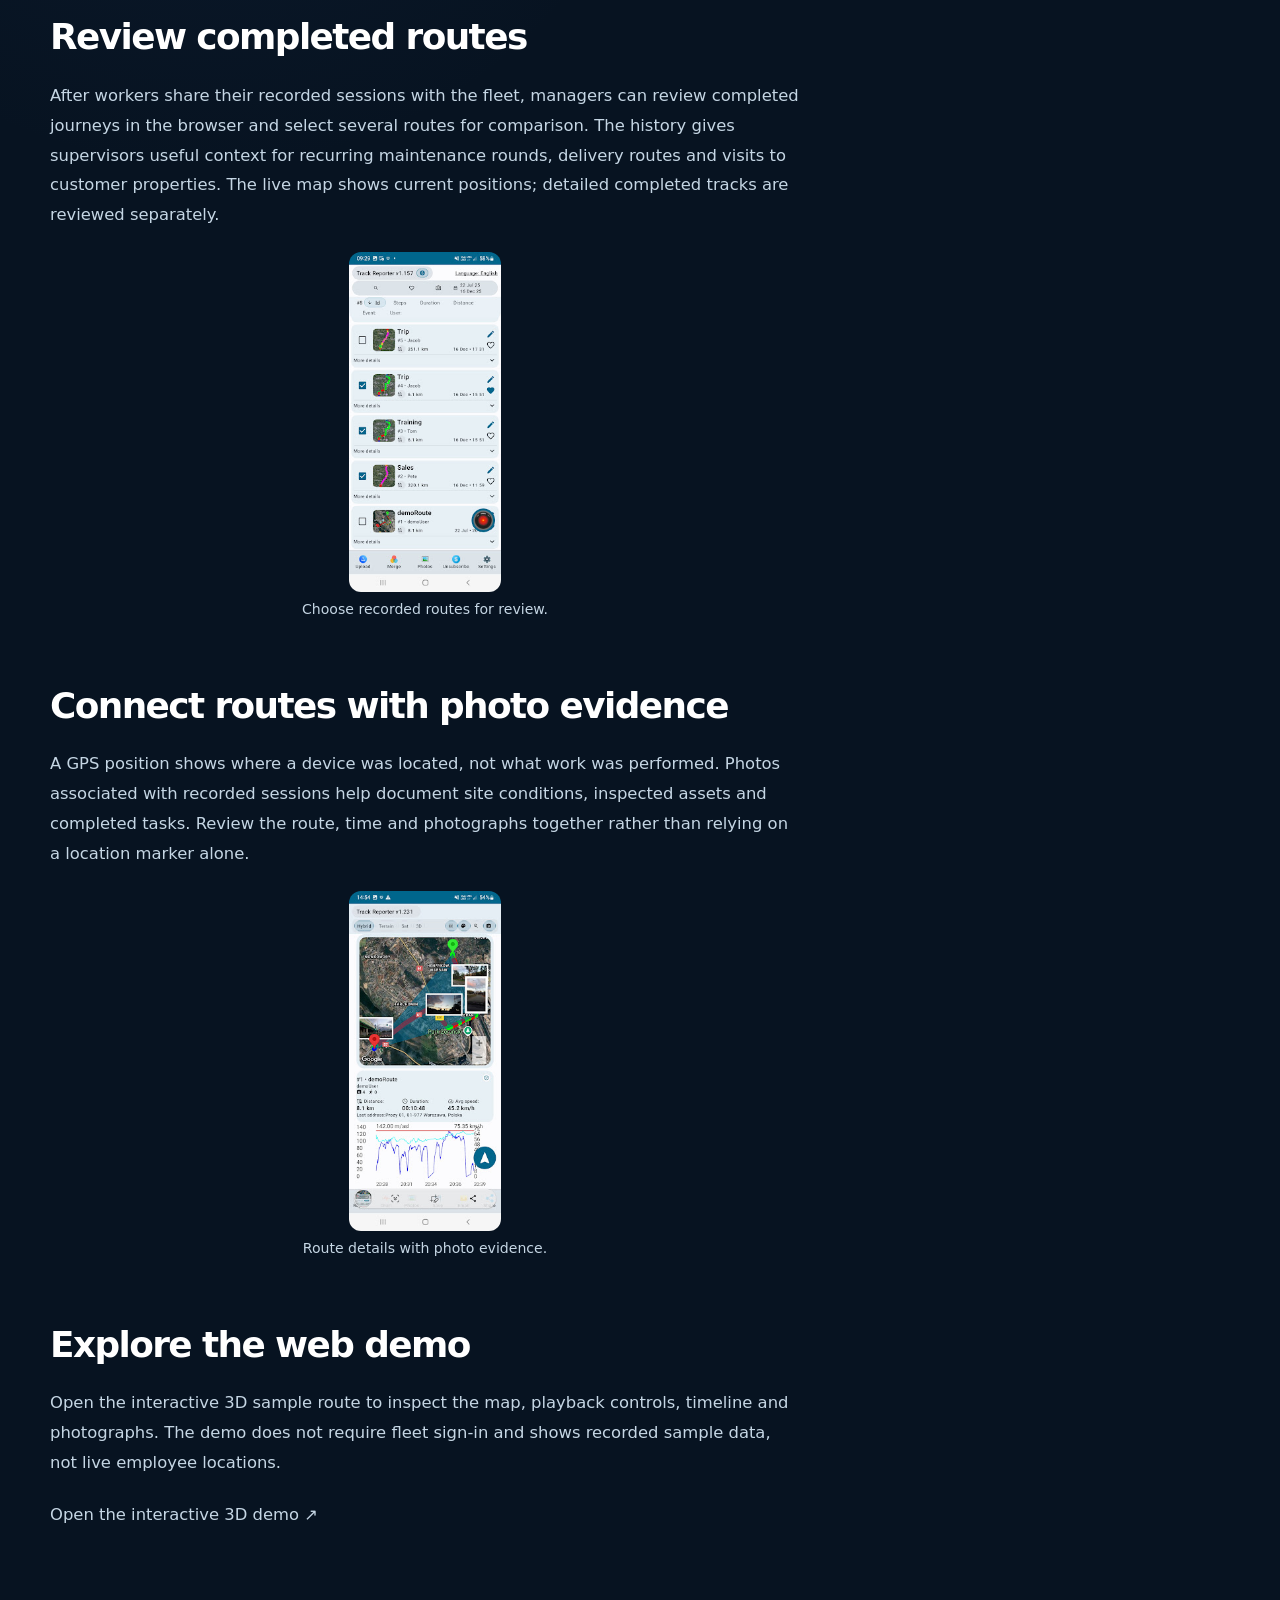
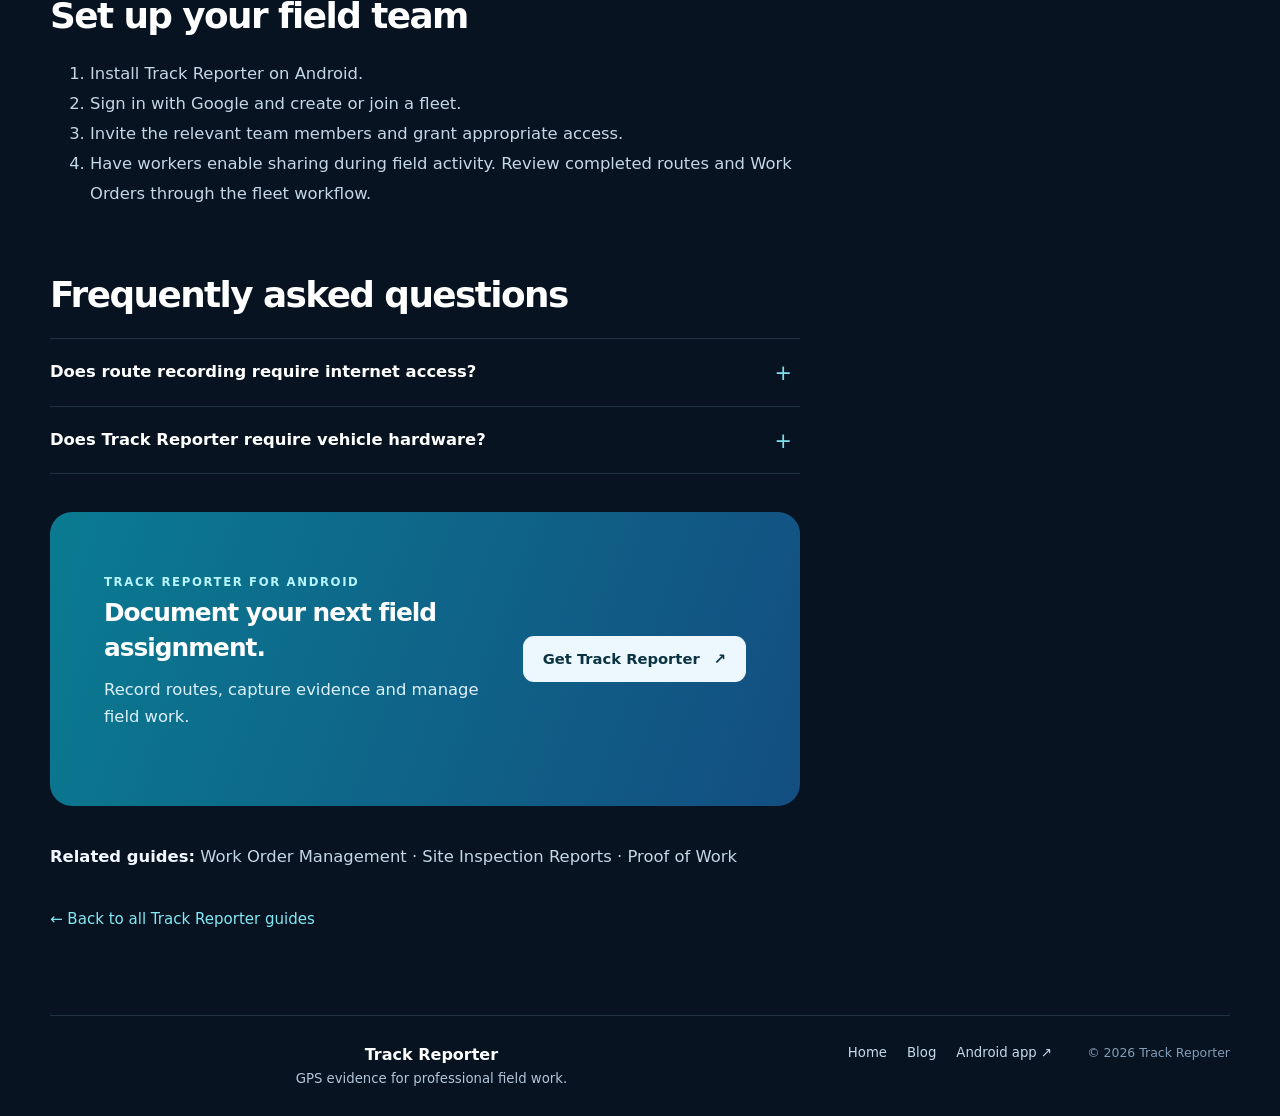
<file: blog/live-fleet-monitoring/index.html>
<!DOCTYPE html>
<html lang="en"><head>
<meta charset="UTF-8"><meta name="viewport" content="width=device-width, initial-scale=1.0">
<meta name="theme-color" content="#081628"><meta name="author" content="Track Reporter">
<title>GPS Fleet Monitoring for Field Teams | Track Reporter</title>
<meta name="description" content="Monitor field workers’ shared GPS locations, review route history and photos on a live fleet map. Explore Track Reporter for Android and the web demo.">
<meta property="og:type" content="article">
<meta property="og:site_name" content="Track Reporter">
<meta property="og:title" content="GPS Fleet Monitoring for Field Teams">
<meta property="og:description" content="Monitor field workers’ shared GPS locations, review route history and photos on a live fleet map. Explore Track Reporter for Android and the web demo.">
<meta property="og:url" content="https://www.trackreporter.com/blog/live-fleet-monitoring/">
<meta property="og:image" content="https://www.trackreporter.com/blog/live-fleet-monitoring/images/fleet-web-demo.jpg">
<meta name="twitter:card" content="summary_large_image">
<meta name="twitter:title" content="GPS Fleet Monitoring for Field Teams">
<meta name="twitter:description" content="Monitor field workers’ shared GPS locations, review route history and photos on a live fleet map. Explore Track Reporter for Android and the web demo.">
<meta name="twitter:image" content="https://www.trackreporter.com/blog/live-fleet-monitoring/images/fleet-web-demo.jpg">
<link rel="canonical" href="https://www.trackreporter.com/blog/live-fleet-monitoring/">
<link rel="stylesheet" href="../../style.min.css?v=20261026-active-live">
<link rel="stylesheet" href="../blog.css?v=20261026">
<link rel="stylesheet" href="./fleet.css?v=20261026">
<script type="application/ld+json">{"@context": "https://schema.org", "@type": "BlogPosting", "headline": "GPS Fleet Monitoring for Field Teams", "description": "Monitor field workers’ shared GPS locations, review route history and photos on a live fleet map. Explore Track Reporter for Android and the web demo.", "inLanguage": "en", "datePublished": "2026-10-26", "dateModified": "2026-11-24", "author": {"@type": "Organization", "name": "Track Reporter"}, "publisher": {"@type": "Organization", "name": "Track Reporter", "url": "https://www.trackreporter.com/"}, "image": "https://www.trackreporter.com/blog/live-fleet-monitoring/images/fleet-web-demo.jpg", "mainEntityOfPage": {"@type": "WebPage", "@id": "https://www.trackreporter.com/blog/live-fleet-monitoring/"}}</script>
<script type="application/ld+json">{"@context": "https://schema.org", "@type": "BreadcrumbList", "itemListElement": [{"@type": "ListItem", "position": 1, "name": "Home", "item": "https://www.trackreporter.com/"}, {"@type": "ListItem", "position": 2, "name": "Blog", "item": "https://www.trackreporter.com/blog/"}, {"@type": "ListItem", "position": 3, "name": "Fleet Monitoring", "item": "https://www.trackreporter.com/blog/live-fleet-monitoring/"}]}</script>
<script async src="https://www.googletagmanager.com/gtag/js?id=AW-17236374089"></script>
<script>
window.dataLayer = window.dataLayer || [];
function gtag(){dataLayer.push(arguments);}
gtag('js',new Date());gtag('config','AW-17236374089');
function gtag_report_conversion(url){
  var navigated=false;
  function openTarget(){if(!navigated && url){navigated=true;window.location.href=url;}}
  gtag('event','conversion',{send_to:'AW-17236374089/leRNCLrjh8McEMnk-JpA',value:1.0,currency:'PLN',event_callback:openTarget,event_timeout:1500});
  window.setTimeout(openTarget,1700);return false;
}
</script>
<style>
.short-gallery{display:grid;grid-template-columns:repeat(auto-fit,minmax(140px,1fr));gap:16px;margin:20px 0 28px;align-items:start}
.short-figure{margin:20px auto 28px;text-align:center;max-width:100%}
.short-gallery .short-figure{margin:0}
.short-figure img{display:block;margin:auto;width:auto;max-width:100%;max-height:340px;object-fit:contain;border-radius:12px}
.short-figure figcaption{margin-top:8px;font-size:.88rem;line-height:1.4}
.short-hero-actions{display:flex;gap:12px;flex-wrap:wrap;margin:20px 0}
.short-secondary{display:inline-flex;align-items:center;padding:10px 15px;border:1px solid currentColor;border-radius:10px;text-decoration:none}
.short-related{margin-top:24px;line-height:1.6}
@media(max-width:500px){.short-gallery{grid-template-columns:repeat(2,minmax(0,1fr));gap:10px}.short-figure img{max-height:300px}}
</style>
</head><body class="blog-page blog-article-page fleet-article-page">
<main class="page blog-site">
<nav class="nav blog-site-nav" aria-label="Main navigation"><a class="brand blog-brand" href="../../" aria-label="Track Reporter home"><img src="../../trackreporter1024x1024-transparent.png?v=20260605" alt="" width="42" height="42"><span>Track Reporter</span></a><div class="blog-site-nav__links"><a class="blog-site-nav__link" href="../../">Home</a><a class="blog-site-nav__link is-active" href="../" aria-current="page">Blog</a><a class="nav-cta blog-site-nav__app" href="https://play.google.com/store/apps/details?id=com.trackreporter" onclick="return gtag_report_conversion(this.href);">Get Android app <span aria-hidden="true">↗</span></a></div></nav>
<nav class="blog-breadcrumbs" aria-label="Breadcrumb"><a href="../../">Home</a><span aria-hidden="true">/</span><a href="../">Blog</a><span aria-hidden="true">/</span><span aria-current="page">Fleet Monitoring</span></nav>
<header class="fleet-article-hero"><div class="fleet-article-hero__copy"><span class="blog-eyebrow">FIELD TEAMS · GPS LIVE LOCATION · SHARED ROUTES</span><h1>GPS Fleet Monitoring for <span>Field Teams</span></h1><p class="blog-lead">View shared live locations, review completed GPS routes and connect photos with field visits.</p><div class="fleet-article-hero__actions short-hero-actions"><a class="blog-button blog-button--primary" href="https://play.google.com/store/apps/details?id=com.trackreporter" onclick="return gtag_report_conversion(this.href);">Get Track Reporter for Android <span aria-hidden="true">↗</span></a><a class="short-secondary" href="../../#fleet-web">Try the interactive 3D demo ↗</a></div><p class="fleet-article-byline">By Track Reporter · <time datetime="2026-10-26">October 26, 2026</time> · Updated <time datetime="2026-11-24">November 24, 2026</time> · 2–3 min read</p></div><figure class="fleet-article-hero__visual"><a href="./images/fleet-web-demo.jpg" target="_blank" rel="noopener"><img src="./images/fleet-web-demo.jpg" alt="Track Reporter web route playback with map and photos" fetchpriority="high"></a><figcaption>Interactive sample route on the website.</figcaption></figure></header>
<div class="blog-reading-layout fleet-reading-layout"><article class="blog-article-content">
<p><strong>Track Reporter provides GPS fleet monitoring for small businesses that coordinate people working at multiple locations.</strong> Managers can see participating members on a live map and review shared route history and photos after visits. It is designed for field operations, not vehicle engine diagnostics or fuel management.</p><h2 id="live-locations">See shared live locations</h2><p>A team member signs in with Google and enables location sharing on Android. Authorized fleet administrators can then see the current shared position. This helps a dispatcher understand who is near a job site or whether a team is still traveling. Live updates require an internet connection and an active sharing session; tracking is controlled by the member.</p><figure class="short-figure"><a href="./images/fleet-live-location.jpg" target="_blank" rel="noopener"><img src="./images/fleet-live-location.jpg" alt="Track Reporter Android live fleet map" loading="lazy" decoding="async"></a><figcaption>Live location shared by a team member.</figcaption></figure><h2 id="route-history">Review completed routes</h2><p>After workers share their recorded sessions with the fleet, managers can review completed journeys in the browser and select several routes for comparison. The history gives supervisors useful context for recurring maintenance rounds, delivery routes and visits to customer properties. The live map shows current positions; detailed completed tracks are reviewed separately.</p><figure class="short-figure"><a href="./images/shared-routes-list.jpg" target="_blank" rel="noopener"><img src="./images/shared-routes-list.jpg" alt="Track Reporter recorded routes list" loading="lazy" decoding="async"></a><figcaption>Choose recorded routes for review.</figcaption></figure><h2 id="route-photos">Connect routes with photo evidence</h2><p>A GPS position shows where a device was located, not what work was performed. Photos associated with recorded sessions help document site conditions, inspected assets and completed tasks. Review the route, time and photographs together rather than relying on a location marker alone.</p><figure class="short-figure"><a href="./images/shared-route-photos.jpg" target="_blank" rel="noopener"><img src="./images/shared-route-photos.jpg" alt="Track Reporter route map with photo markers" loading="lazy" decoding="async"></a><figcaption>Route details with photo evidence.</figcaption></figure><h2 id="interactive-demo">Explore the web demo</h2><p>Open the interactive 3D sample route to inspect the map, playback controls, timeline and photographs. The demo does not require fleet sign-in and shows recorded sample data, not live employee locations.</p><p><a href="../../#fleet-web">Open the interactive 3D demo ↗</a></p><h2 id="how-to-start">Set up your field team</h2><ol><li>Install Track Reporter on Android.</li><li>Sign in with Google and create or join a fleet.</li><li>Invite the relevant team members and grant appropriate access.</li><li>Have workers enable sharing during field activity. Review completed routes and <a href="../work-order-management/">Work Orders</a> through the fleet workflow.</li></ol><h2 id="fleet-faq">Frequently asked questions</h2><div class="blog-faq"><details><summary>Does route recording require internet access?</summary><p>Basic GPS recording can continue offline. Live location sharing and online synchronization require connectivity.</p></details><details><summary>Does Track Reporter require vehicle hardware?</summary><p>No. Field workers use Android devices; authorized managers can review shared information in a browser.</p></details></div>
<div class="blog-article-bottom-cta"><div><span class="blog-eyebrow">TRACK REPORTER FOR ANDROID</span><h3>Document your next field assignment.</h3><p>Record routes, capture evidence and manage field work.</p></div><a class="blog-button blog-button--light" href="https://play.google.com/store/apps/details?id=com.trackreporter" onclick="return gtag_report_conversion(this.href);">Get Track Reporter <span aria-hidden="true">↗</span></a></div>
<p class="short-related"><strong>Related guides:</strong> <a href="../work-order-management/">Work Order Management</a> · <a href="../site-inspection-report/">Site Inspection Reports</a> · <a href="../how-to-prove-field-work-was-completed/">Proof of Work</a></p><p class="blog-back-link"><a href="../">← Back to all Track Reporter guides</a></p>
</article><aside class="blog-reading-sidebar" aria-label="Article contents"><div class="blog-sidebar-sticky"><span class="blog-eyebrow">IN THIS GUIDE</span><nav aria-label="Article sections"><a href="#live-locations">See shared live locations</a><a href="#route-history">Review completed routes</a><a href="#route-photos">Connect routes with photo evidence</a><a href="#interactive-demo">Explore the web demo</a><a href="#how-to-start">Set up your field team</a><a href="#fleet-faq">Frequently asked questions</a></nav><div class="blog-sidebar-promo"><img src="../../trackreporter1024x1024-transparent.png?v=20260605" alt="" width="48" height="48"><strong>Track Reporter for Android</strong><p>GPS routes, photo evidence and work reports.</p><a class="blog-text-link" href="https://play.google.com/store/apps/details?id=com.trackreporter" onclick="return gtag_report_conversion(this.href);">Get the app <span aria-hidden="true">↗</span></a></div></div></aside></div>
<footer class="blog-footer"><div><strong>Track Reporter</strong><span>GPS evidence for professional field work.</span></div><nav aria-label="Footer navigation"><a href="../../">Home</a><a href="../">Blog</a><a class="" href="https://play.google.com/store/apps/details?id=com.trackreporter" onclick="return gtag_report_conversion(this.href);">Android app <span aria-hidden="true">↗</span></a></nav><small>© 2026 Track Reporter</small></footer></main></body></html>
</file>
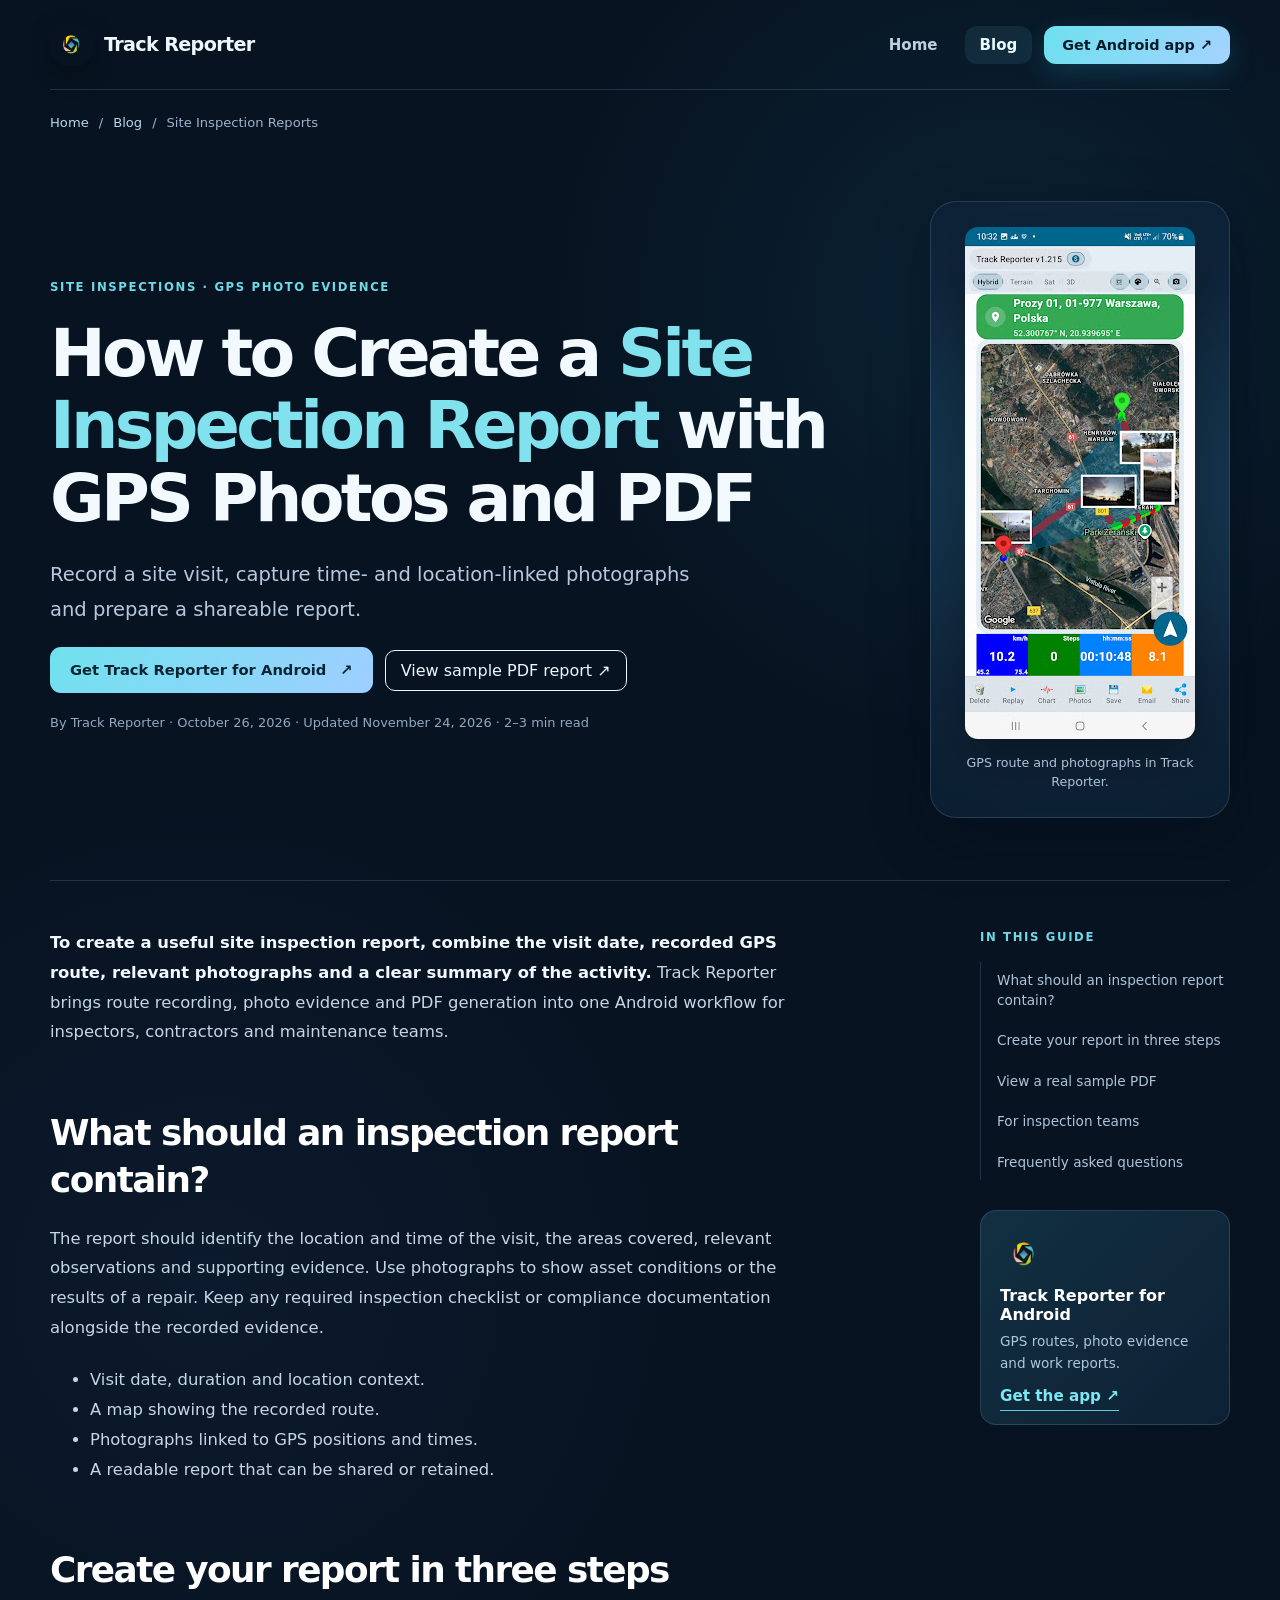
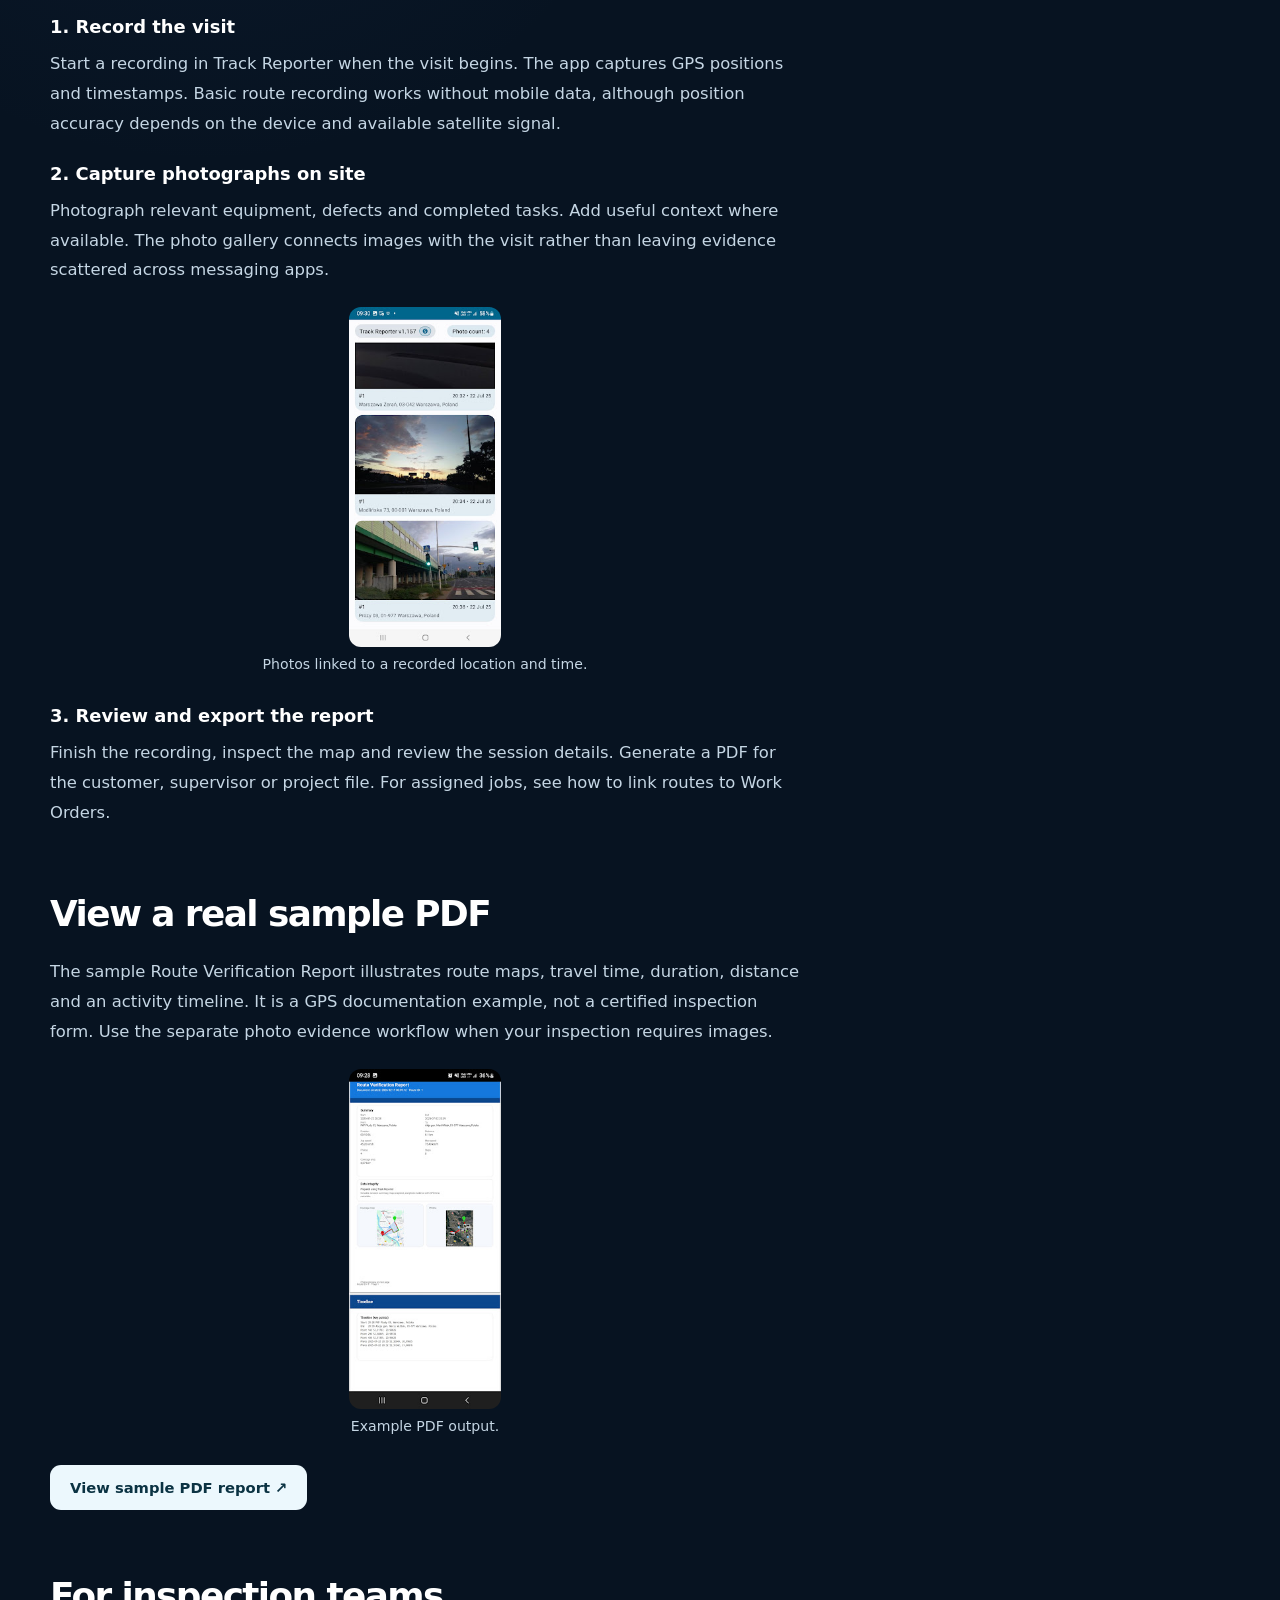
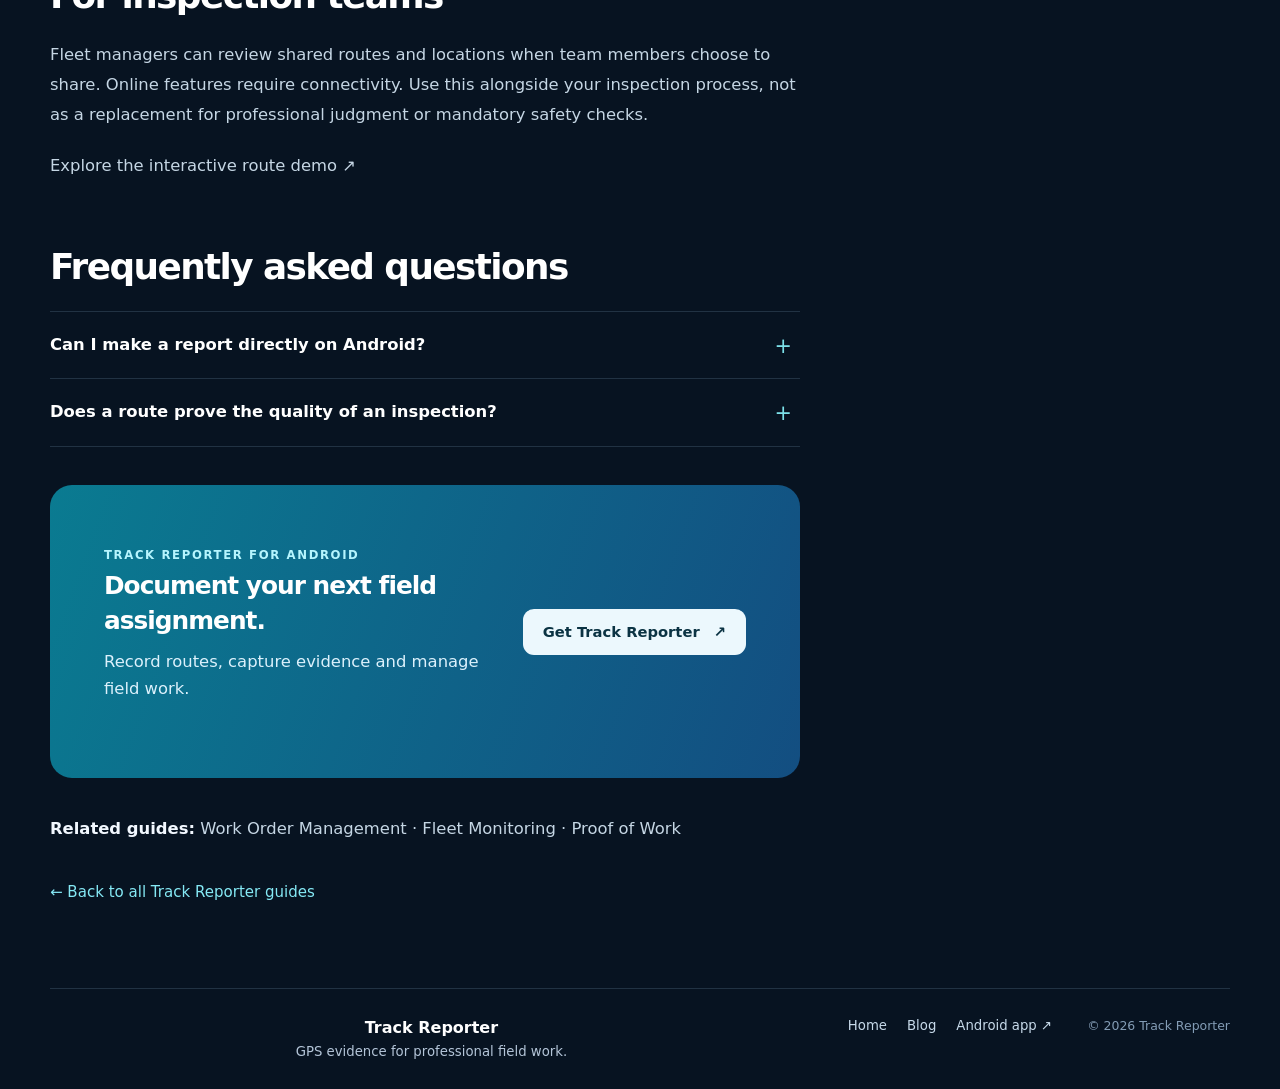
<file: blog/site-inspection-report/index.html>
<!DOCTYPE html>
<html lang="en"><head>
<meta charset="UTF-8"><meta name="viewport" content="width=device-width, initial-scale=1.0">
<meta name="theme-color" content="#081628"><meta name="author" content="Track Reporter">
<title>Site Inspection Report App with GPS Photos &amp; PDF | Track Reporter</title>
<meta name="description" content="Create a site inspection report with GPS routes, location-tagged photos and PDF output. View a real sample report from Track Reporter for Android.">
<meta property="og:type" content="article">
<meta property="og:site_name" content="Track Reporter">
<meta property="og:title" content="How to Create a Site Inspection Report with GPS Photos and PDF">
<meta property="og:description" content="Create a site inspection report with GPS routes, location-tagged photos and PDF output. View a real sample report from Track Reporter for Android.">
<meta property="og:url" content="https://www.trackreporter.com/blog/site-inspection-report/">
<meta property="og:image" content="https://www.trackreporter.com/blog/site-inspection-report/images/route-gps.jpg">
<meta name="twitter:card" content="summary_large_image">
<meta name="twitter:title" content="How to Create a Site Inspection Report with GPS Photos and PDF">
<meta name="twitter:description" content="Create a site inspection report with GPS routes, location-tagged photos and PDF output. View a real sample report from Track Reporter for Android.">
<meta name="twitter:image" content="https://www.trackreporter.com/blog/site-inspection-report/images/route-gps.jpg">
<link rel="canonical" href="https://www.trackreporter.com/blog/site-inspection-report/">
<link rel="stylesheet" href="../../style.min.css?v=20261026-active-live">
<link rel="stylesheet" href="../blog.css?v=20261026">
<link rel="stylesheet" href="./inspection.css?v=20261026-samplepdf">
<script type="application/ld+json">{"@context": "https://schema.org", "@type": "BlogPosting", "headline": "How to Create a Site Inspection Report with GPS Photos and PDF", "description": "Create a site inspection report with GPS routes, location-tagged photos and PDF output. View a real sample report from Track Reporter for Android.", "inLanguage": "en", "datePublished": "2026-10-26", "dateModified": "2026-11-24", "author": {"@type": "Organization", "name": "Track Reporter"}, "publisher": {"@type": "Organization", "name": "Track Reporter", "url": "https://www.trackreporter.com/"}, "image": "https://www.trackreporter.com/blog/site-inspection-report/images/route-gps.jpg", "mainEntityOfPage": {"@type": "WebPage", "@id": "https://www.trackreporter.com/blog/site-inspection-report/"}}</script>
<script type="application/ld+json">{"@context": "https://schema.org", "@type": "BreadcrumbList", "itemListElement": [{"@type": "ListItem", "position": 1, "name": "Home", "item": "https://www.trackreporter.com/"}, {"@type": "ListItem", "position": 2, "name": "Blog", "item": "https://www.trackreporter.com/blog/"}, {"@type": "ListItem", "position": 3, "name": "Site Inspection Reports", "item": "https://www.trackreporter.com/blog/site-inspection-report/"}]}</script>
<script async src="https://www.googletagmanager.com/gtag/js?id=AW-17236374089"></script>
<script>
window.dataLayer = window.dataLayer || [];
function gtag(){dataLayer.push(arguments);}
gtag('js',new Date());gtag('config','AW-17236374089');
function gtag_report_conversion(url){
  var navigated=false;
  function openTarget(){if(!navigated && url){navigated=true;window.location.href=url;}}
  gtag('event','conversion',{send_to:'AW-17236374089/leRNCLrjh8McEMnk-JpA',value:1.0,currency:'PLN',event_callback:openTarget,event_timeout:1500});
  window.setTimeout(openTarget,1700);return false;
}
</script>
<style>
.short-gallery{display:grid;grid-template-columns:repeat(auto-fit,minmax(140px,1fr));gap:16px;margin:20px 0 28px;align-items:start}
.short-figure{margin:20px auto 28px;text-align:center;max-width:100%}
.short-gallery .short-figure{margin:0}
.short-figure img{display:block;margin:auto;width:auto;max-width:100%;max-height:340px;object-fit:contain;border-radius:12px}
.short-figure figcaption{margin-top:8px;font-size:.88rem;line-height:1.4}
.short-hero-actions{display:flex;gap:12px;flex-wrap:wrap;margin:20px 0}
.short-secondary{display:inline-flex;align-items:center;padding:10px 15px;border:1px solid currentColor;border-radius:10px;text-decoration:none}
.short-related{margin-top:24px;line-height:1.6}
@media(max-width:500px){.short-gallery{grid-template-columns:repeat(2,minmax(0,1fr));gap:10px}.short-figure img{max-height:300px}}
</style>
</head><body class="blog-page blog-article-page inspection-article-page">
<main class="page blog-site">
<nav class="nav blog-site-nav" aria-label="Main navigation"><a class="brand blog-brand" href="../../" aria-label="Track Reporter home"><img src="../../trackreporter1024x1024-transparent.png?v=20260605" alt="" width="42" height="42"><span>Track Reporter</span></a><div class="blog-site-nav__links"><a class="blog-site-nav__link" href="../../">Home</a><a class="blog-site-nav__link is-active" href="../" aria-current="page">Blog</a><a class="nav-cta blog-site-nav__app" href="https://play.google.com/store/apps/details?id=com.trackreporter" onclick="return gtag_report_conversion(this.href);">Get Android app <span aria-hidden="true">↗</span></a></div></nav>
<nav class="blog-breadcrumbs" aria-label="Breadcrumb"><a href="../../">Home</a><span aria-hidden="true">/</span><a href="../">Blog</a><span aria-hidden="true">/</span><span aria-current="page">Site Inspection Reports</span></nav>
<header class="inspection-hero"><div class="inspection-hero__copy"><span class="blog-eyebrow">SITE INSPECTIONS · GPS PHOTO EVIDENCE</span><h1>How to Create a <span>Site Inspection Report</span> with GPS Photos and PDF</h1><p class="blog-lead">Record a site visit, capture time- and location-linked photographs and prepare a shareable report.</p><div class="inspection-hero__actions short-hero-actions"><a class="blog-button blog-button--primary" href="https://play.google.com/store/apps/details?id=com.trackreporter" onclick="return gtag_report_conversion(this.href);">Get Track Reporter for Android <span aria-hidden="true">↗</span></a><a class="short-secondary" href="../../sample-report.pdf" target="_blank" rel="noopener noreferrer">View sample PDF report ↗</a></div><p class="inspection-byline">By Track Reporter · <time datetime="2026-10-26">October 26, 2026</time> · Updated <time datetime="2026-11-24">November 24, 2026</time> · 2–3 min read</p></div><figure class="inspection-hero__media"><a href="./images/route-gps.jpg" target="_blank" rel="noopener"><img src="./images/route-gps.jpg" alt="Actual Track Reporter route with photo markers" fetchpriority="high"></a><figcaption>GPS route and photographs in Track Reporter.</figcaption></figure></header>
<div class="blog-reading-layout inspection-reading-layout"><article class="blog-article-content">
<p><strong>To create a useful site inspection report, combine the visit date, recorded GPS route, relevant photographs and a clear summary of the activity.</strong> Track Reporter brings route recording, photo evidence and PDF generation into one Android workflow for inspectors, contractors and maintenance teams.</p><h2 id="what-to-include">What should an inspection report contain?</h2><p>The report should identify the location and time of the visit, the areas covered, relevant observations and supporting evidence. Use photographs to show asset conditions or the results of a repair. Keep any required inspection checklist or compliance documentation alongside the recorded evidence.</p><ul><li>Visit date, duration and location context.</li><li>A map showing the recorded route.</li><li>Photographs linked to GPS positions and times.</li><li>A readable report that can be shared or retained.</li></ul><h2 id="how-it-works">Create your report in three steps</h2><h3 id="inspection-step-1">1. Record the visit</h3><p>Start a recording in Track Reporter when the visit begins. The app captures GPS positions and timestamps. Basic route recording works without mobile data, although position accuracy depends on the device and available satellite signal.</p><h3 id="inspection-step-2">2. Capture photographs on site</h3><p>Photograph relevant equipment, defects and completed tasks. Add useful context where available. The photo gallery connects images with the visit rather than leaving evidence scattered across messaging apps.</p><figure class="short-figure"><a href="./images/inspection-photos.jpg" target="_blank" rel="noopener"><img src="./images/inspection-photos.jpg" alt="Actual Track Reporter inspection photo gallery" loading="lazy" decoding="async"></a><figcaption>Photos linked to a recorded location and time.</figcaption></figure><h3 id="inspection-step-3">3. Review and export the report</h3><p>Finish the recording, inspect the map and review the session details. Generate a PDF for the customer, supervisor or project file. For assigned jobs, see how to <a href="../work-order-management/">link routes to Work Orders</a>.</p><h2 id="site-inspection-report-sample">View a real sample PDF</h2><p>The sample Route Verification Report illustrates route maps, travel time, duration, distance and an activity timeline. It is a GPS documentation example, not a certified inspection form. Use the separate photo evidence workflow when your inspection requires images.</p><figure class="short-figure"><a href="./images/route-verification-report.jpg" target="_blank" rel="noopener"><img src="./images/route-verification-report.jpg" alt="Track Reporter sample Route Verification Report" loading="lazy" decoding="async"></a><figcaption>Example PDF output.</figcaption></figure><p><a class="blog-button blog-button--light" href="../../sample-report.pdf" target="_blank" rel="noopener noreferrer">View sample PDF report ↗</a></p><span id="demo"></span><h2 id="teams">For inspection teams</h2><p>Fleet managers can review shared routes and locations when team members choose to share. Online features require connectivity. Use this alongside your inspection process, not as a replacement for professional judgment or mandatory safety checks.</p><p><a href="../../#fleet-web">Explore the interactive route demo ↗</a></p><h2 id="faq">Frequently asked questions</h2><div class="blog-faq"><details><summary>Can I make a report directly on Android?</summary><p>Yes. Track Reporter supports GPS recording, photographs and PDF reports.</p></details><details><summary>Does a route prove the quality of an inspection?</summary><p>No. It supports the visit record; inspection findings and required checks must still be reviewed.</p></details></div>
<div id="get-started" class="blog-article-bottom-cta"><div><span class="blog-eyebrow">TRACK REPORTER FOR ANDROID</span><h3>Document your next field assignment.</h3><p>Record routes, capture evidence and manage field work.</p></div><a class="blog-button blog-button--light" href="https://play.google.com/store/apps/details?id=com.trackreporter" onclick="return gtag_report_conversion(this.href);">Get Track Reporter <span aria-hidden="true">↗</span></a></div>
<p class="short-related"><strong>Related guides:</strong> <a href="../work-order-management/">Work Order Management</a> · <a href="../live-fleet-monitoring/">Fleet Monitoring</a> · <a href="../how-to-prove-field-work-was-completed/">Proof of Work</a></p><p class="blog-back-link"><a href="../">← Back to all Track Reporter guides</a></p>
</article><aside class="blog-reading-sidebar" aria-label="Article contents"><div class="blog-sidebar-sticky"><span class="blog-eyebrow">IN THIS GUIDE</span><nav aria-label="Article sections"><a href="#what-to-include">What should an inspection report contain?</a><a href="#how-it-works">Create your report in three steps</a><a href="#site-inspection-report-sample">View a real sample PDF</a><a href="#teams">For inspection teams</a><a href="#faq">Frequently asked questions</a></nav><div class="blog-sidebar-promo"><img src="../../trackreporter1024x1024-transparent.png?v=20260605" alt="" width="48" height="48"><strong>Track Reporter for Android</strong><p>GPS routes, photo evidence and work reports.</p><a class="blog-text-link" href="https://play.google.com/store/apps/details?id=com.trackreporter" onclick="return gtag_report_conversion(this.href);">Get the app <span aria-hidden="true">↗</span></a></div></div></aside></div>
<footer class="blog-footer"><div><strong>Track Reporter</strong><span>GPS evidence for professional field work.</span></div><nav aria-label="Footer navigation"><a href="../../">Home</a><a href="../">Blog</a><a class="" href="https://play.google.com/store/apps/details?id=com.trackreporter" onclick="return gtag_report_conversion(this.href);">Android app <span aria-hidden="true">↗</span></a></nav><small>© 2026 Track Reporter</small></footer></main></body></html>
</file>
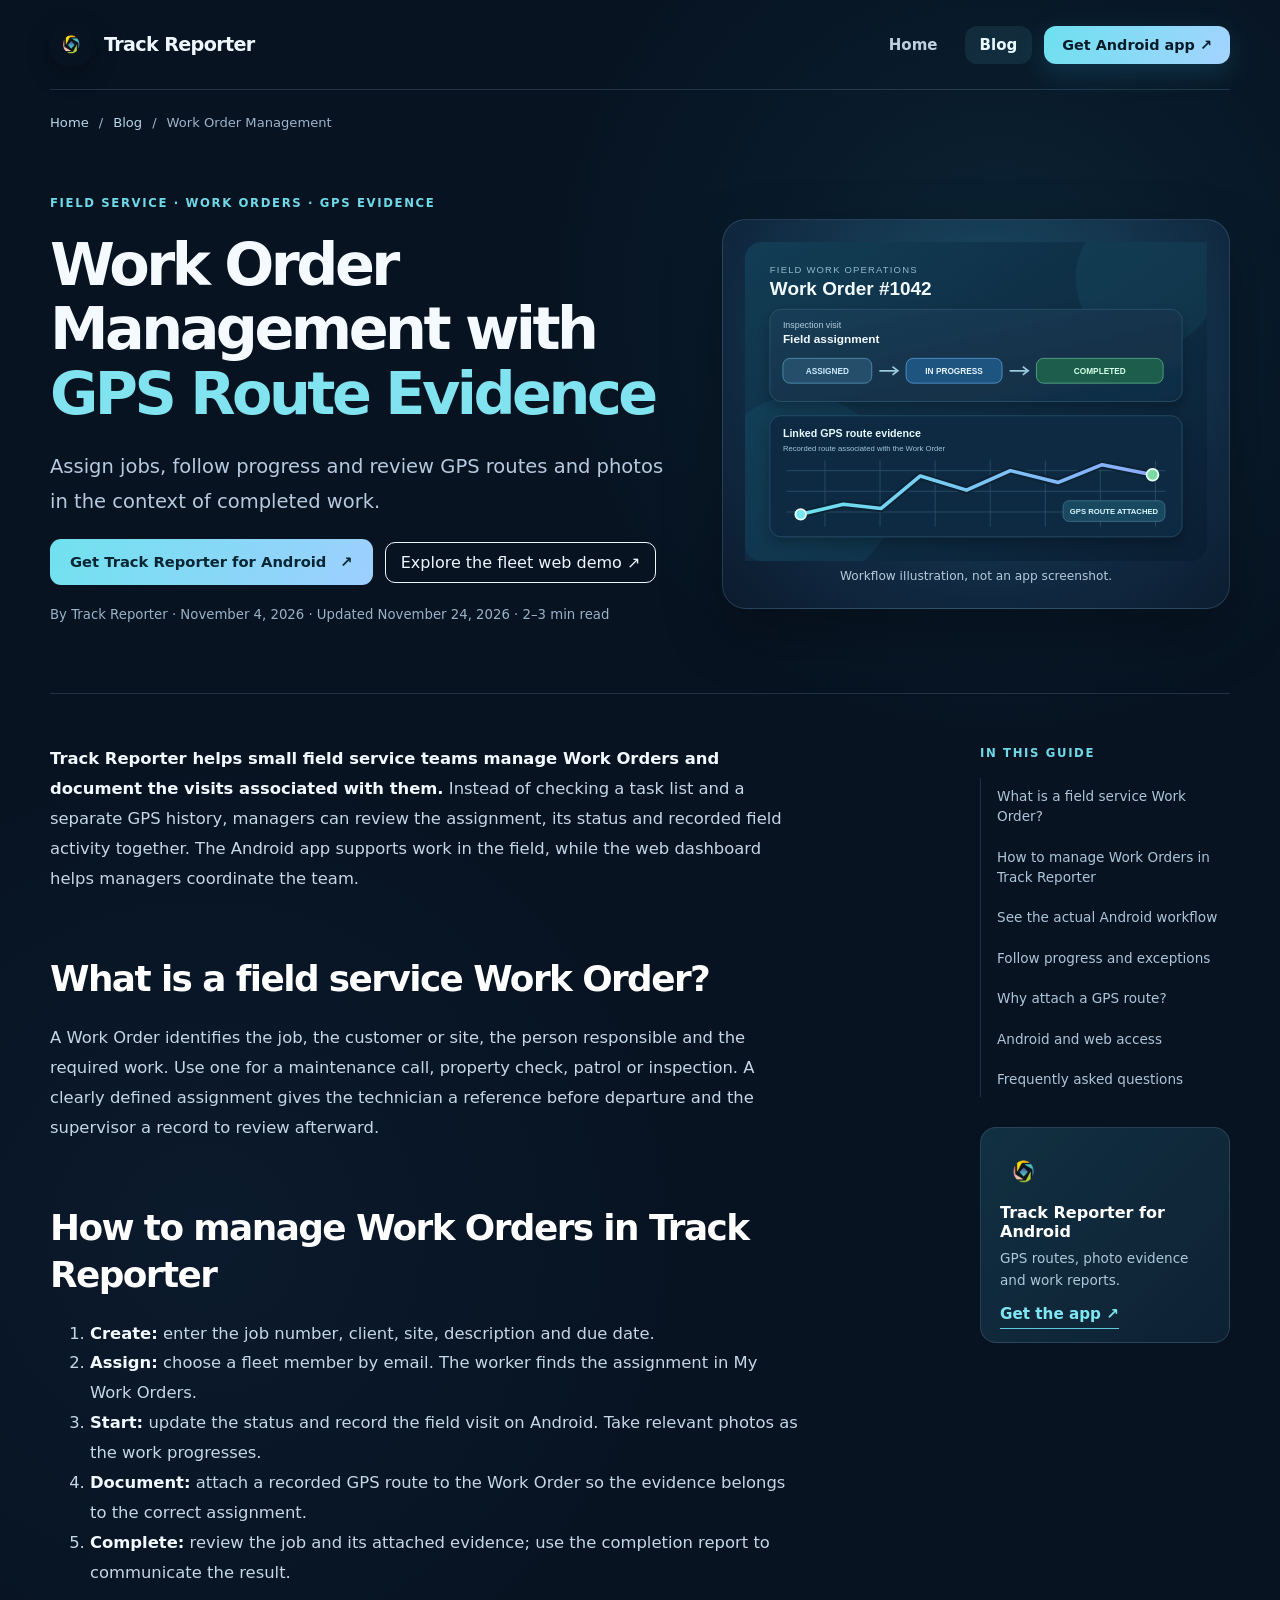
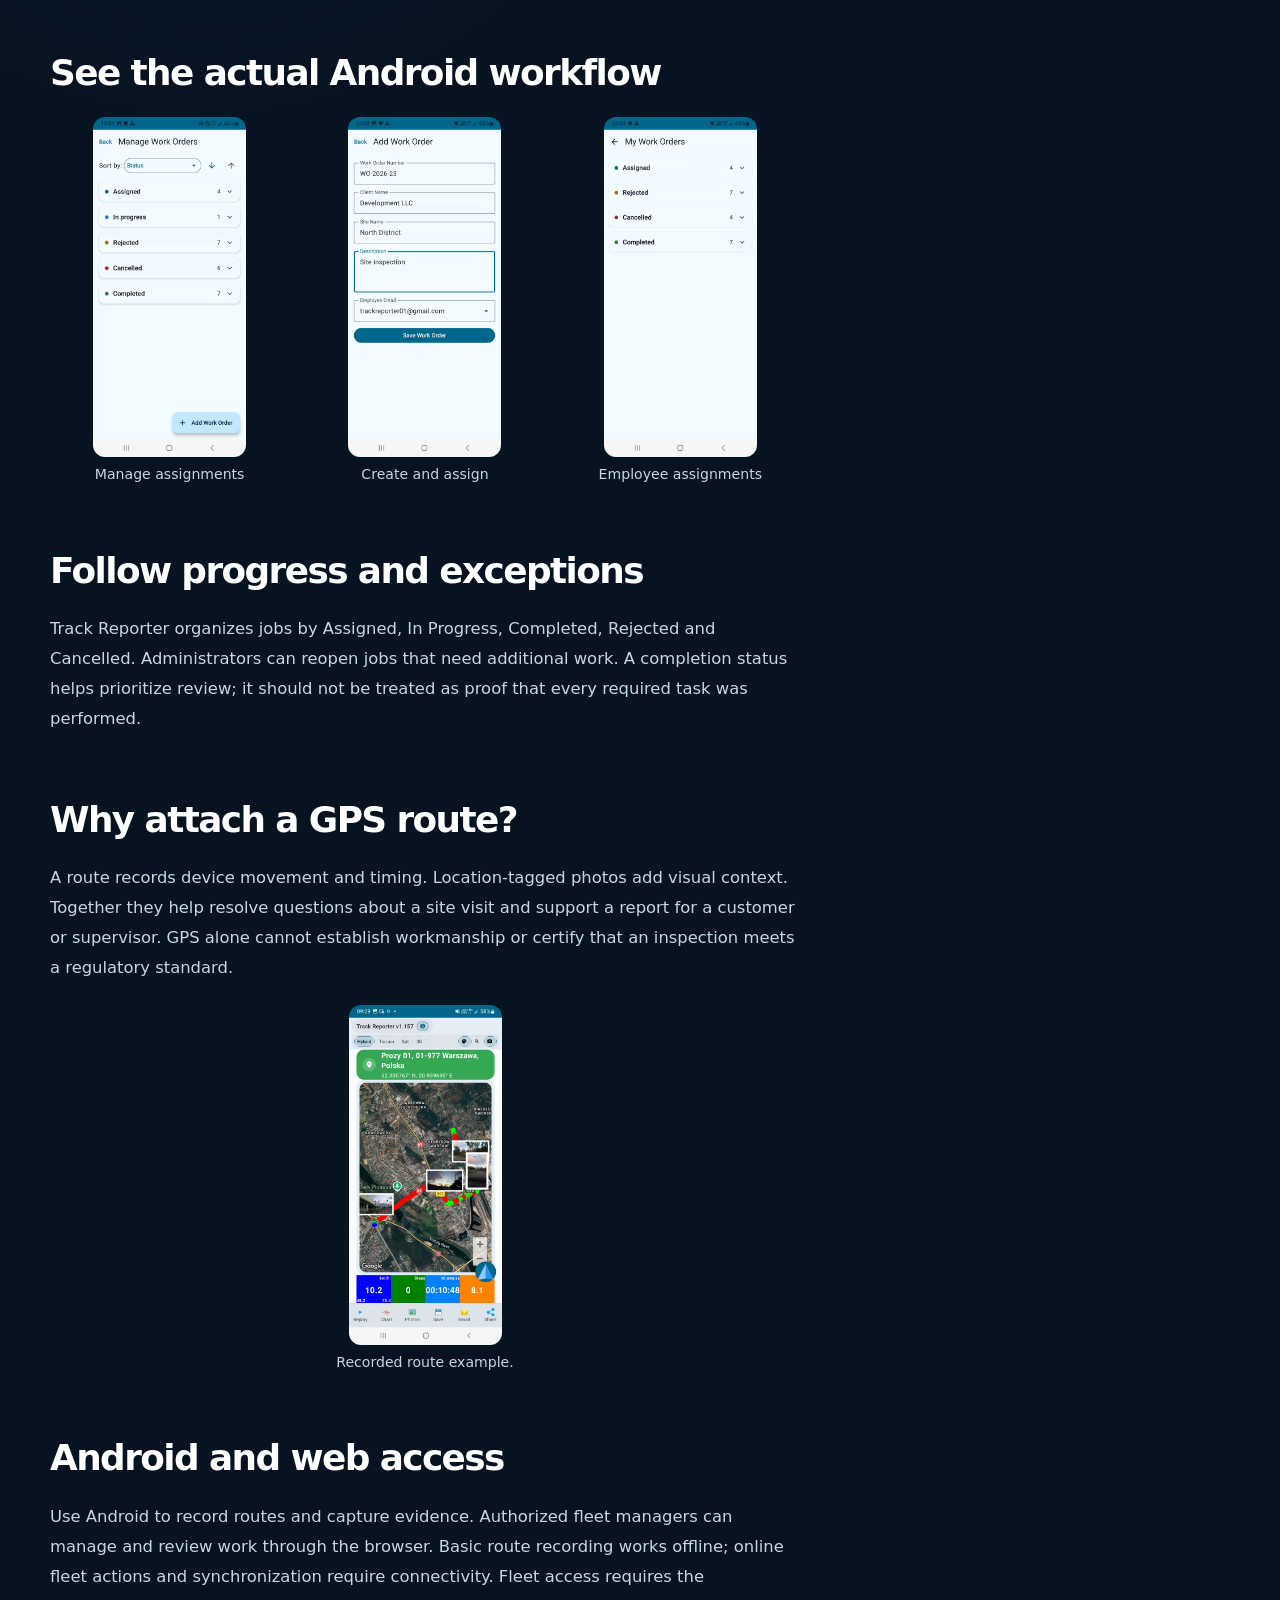
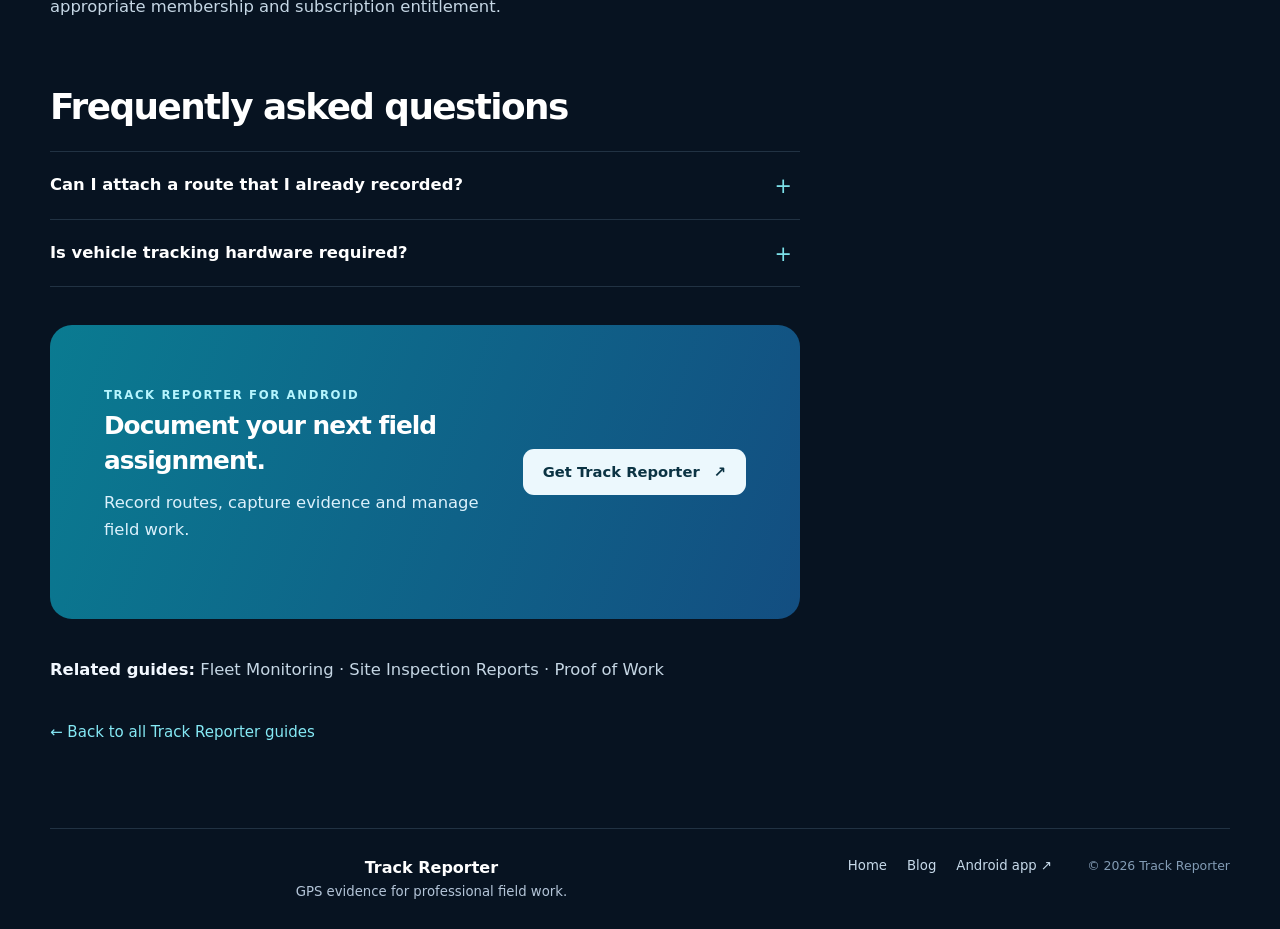
<file: blog/work-order-management/index.html>
<!DOCTYPE html>
<html lang="en"><head>
<meta charset="UTF-8"><meta name="viewport" content="width=device-width, initial-scale=1.0">
<meta name="theme-color" content="#081628"><meta name="author" content="Track Reporter">
<title>Field Service Work Order Management with GPS Evidence | Track Reporter</title>
<meta name="description" content="Create and assign field work orders, track job status, attach GPS routes and review completed work with Track Reporter for Android and fleet teams.">
<meta property="og:type" content="article">
<meta property="og:site_name" content="Track Reporter">
<meta property="og:title" content="Work Order Management with GPS Route Evidence">
<meta property="og:description" content="Create and assign field work orders, track job status, attach GPS routes and review completed work with Track Reporter for Android and fleet teams.">
<meta property="og:url" content="https://www.trackreporter.com/blog/work-order-management/">
<meta property="og:image" content="https://www.trackreporter.com/trackreporter1024x1024.png">
<meta name="twitter:card" content="summary_large_image">
<meta name="twitter:title" content="Work Order Management with GPS Route Evidence">
<meta name="twitter:description" content="Create and assign field work orders, track job status, attach GPS routes and review completed work with Track Reporter for Android and fleet teams.">
<meta name="twitter:image" content="https://www.trackreporter.com/trackreporter1024x1024.png">
<link rel="canonical" href="https://www.trackreporter.com/blog/work-order-management/">
<link rel="stylesheet" href="../../style.min.css?v=20261026-active-live">
<link rel="stylesheet" href="../blog.css?v=20261026">
<link rel="stylesheet" href="./work-orders.css?v=20261104">
<script type="application/ld+json">{"@context": "https://schema.org", "@type": "BlogPosting", "headline": "Work Order Management with GPS Route Evidence", "description": "Create and assign field work orders, track job status, attach GPS routes and review completed work with Track Reporter for Android and fleet teams.", "inLanguage": "en", "datePublished": "2026-11-04", "dateModified": "2026-11-24", "author": {"@type": "Organization", "name": "Track Reporter"}, "publisher": {"@type": "Organization", "name": "Track Reporter", "url": "https://www.trackreporter.com/"}, "image": "https://www.trackreporter.com/trackreporter1024x1024.png", "mainEntityOfPage": {"@type": "WebPage", "@id": "https://www.trackreporter.com/blog/work-order-management/"}}</script>
<script type="application/ld+json">{"@context": "https://schema.org", "@type": "BreadcrumbList", "itemListElement": [{"@type": "ListItem", "position": 1, "name": "Home", "item": "https://www.trackreporter.com/"}, {"@type": "ListItem", "position": 2, "name": "Blog", "item": "https://www.trackreporter.com/blog/"}, {"@type": "ListItem", "position": 3, "name": "Work Order Management", "item": "https://www.trackreporter.com/blog/work-order-management/"}]}</script>
<script async src="https://www.googletagmanager.com/gtag/js?id=AW-17236374089"></script>
<script>
window.dataLayer = window.dataLayer || [];
function gtag(){dataLayer.push(arguments);}
gtag('js',new Date());gtag('config','AW-17236374089');
function gtag_report_conversion(url){
  var navigated=false;
  function openTarget(){if(!navigated && url){navigated=true;window.location.href=url;}}
  gtag('event','conversion',{send_to:'AW-17236374089/leRNCLrjh8McEMnk-JpA',value:1.0,currency:'PLN',event_callback:openTarget,event_timeout:1500});
  window.setTimeout(openTarget,1700);return false;
}
</script>
<style>
.short-gallery{display:grid;grid-template-columns:repeat(auto-fit,minmax(140px,1fr));gap:16px;margin:20px 0 28px;align-items:start}
.short-figure{margin:20px auto 28px;text-align:center;max-width:100%}
.short-gallery .short-figure{margin:0}
.short-figure img{display:block;margin:auto;width:auto;max-width:100%;max-height:340px;object-fit:contain;border-radius:12px}
.short-figure figcaption{margin-top:8px;font-size:.88rem;line-height:1.4}
.short-hero-actions{display:flex;gap:12px;flex-wrap:wrap;margin:20px 0}
.short-secondary{display:inline-flex;align-items:center;padding:10px 15px;border:1px solid currentColor;border-radius:10px;text-decoration:none}
.short-related{margin-top:24px;line-height:1.6}
@media(max-width:500px){.short-gallery{grid-template-columns:repeat(2,minmax(0,1fr));gap:10px}.short-figure img{max-height:300px}}
</style>
</head><body class="blog-page blog-article-page wo-article-page">
<main class="page blog-site">
<nav class="nav blog-site-nav" aria-label="Main navigation"><a class="brand blog-brand" href="../../" aria-label="Track Reporter home"><img src="../../trackreporter1024x1024-transparent.png?v=20260605" alt="" width="42" height="42"><span>Track Reporter</span></a><div class="blog-site-nav__links"><a class="blog-site-nav__link" href="../../">Home</a><a class="blog-site-nav__link is-active" href="../" aria-current="page">Blog</a><a class="nav-cta blog-site-nav__app" href="https://play.google.com/store/apps/details?id=com.trackreporter" onclick="return gtag_report_conversion(this.href);">Get Android app <span aria-hidden="true">↗</span></a></div></nav>
<nav class="blog-breadcrumbs" aria-label="Breadcrumb"><a href="../../">Home</a><span aria-hidden="true">/</span><a href="../">Blog</a><span aria-hidden="true">/</span><span aria-current="page">Work Order Management</span></nav>
<header class="wo-hero"><div class="wo-hero__copy"><span class="blog-eyebrow">FIELD SERVICE · WORK ORDERS · GPS EVIDENCE</span><h1>Work Order Management with <span>GPS Route Evidence</span></h1><p class="blog-lead">Assign jobs, follow progress and review GPS routes and photos in the context of completed work.</p><div class="wo-hero__actions short-hero-actions"><a class="blog-button blog-button--primary" href="https://play.google.com/store/apps/details?id=com.trackreporter" onclick="return gtag_report_conversion(this.href);">Get Track Reporter for Android <span aria-hidden="true">↗</span></a><a class="short-secondary" href="../../#fleet-web">Explore the fleet web demo ↗</a></div><p class="wo-byline">By Track Reporter · <time datetime="2026-11-04">November 4, 2026</time> · Updated <time datetime="2026-11-24">November 24, 2026</time> · 2–3 min read</p></div><figure class="wo-hero__visual"><a href="./images/work-order-workflow.svg" target="_blank" rel="noopener"><img src="./images/work-order-workflow.svg" alt="Illustrated work order workflow with linked GPS evidence" fetchpriority="high"></a><figcaption>Workflow illustration, not an app screenshot.</figcaption></figure></header>
<div class="blog-reading-layout wo-reading-layout"><article class="blog-article-content">
<p><strong>Track Reporter helps small field service teams manage Work Orders and document the visits associated with them.</strong> Instead of checking a task list and a separate GPS history, managers can review the assignment, its status and recorded field activity together. The Android app supports work in the field, while the web dashboard helps managers coordinate the team.</p><h2 id="what-is-work-order">What is a field service Work Order?</h2><p>A Work Order identifies the job, the customer or site, the person responsible and the required work. Use one for a maintenance call, property check, patrol or inspection. A clearly defined assignment gives the technician a reference before departure and the supervisor a record to review afterward.</p><h2 id="workflow">How to manage Work Orders in Track Reporter</h2><ol><li><strong>Create:</strong> enter the job number, client, site, description and due date.</li><li><strong>Assign:</strong> choose a fleet member by email. The worker finds the assignment in My Work Orders.</li><li><strong>Start:</strong> update the status and record the field visit on Android. Take relevant photos as the work progresses.</li><li><strong>Document:</strong> attach a recorded GPS route to the Work Order so the evidence belongs to the correct assignment.</li><li><strong>Complete:</strong> review the job and its attached evidence; use the completion report to communicate the result.</li></ol><h2 id="android-screenshots">See the actual Android workflow</h2><div class="short-gallery"><figure class="short-figure"><a href="./images/work-orders-admin.jpg" target="_blank" rel="noopener"><img src="./images/work-orders-admin.jpg" alt="Manage Work Orders in Track Reporter" loading="lazy" decoding="async"></a><figcaption>Manage assignments</figcaption></figure><figure class="short-figure"><a href="./images/work-order-create.jpg" target="_blank" rel="noopener"><img src="./images/work-order-create.jpg" alt="Track Reporter Work Order creation form" loading="lazy" decoding="async"></a><figcaption>Create and assign</figcaption></figure><figure class="short-figure"><a href="./images/my-work-orders.jpg" target="_blank" rel="noopener"><img src="./images/my-work-orders.jpg" alt="My Work Orders in Track Reporter" loading="lazy" decoding="async"></a><figcaption>Employee assignments</figcaption></figure></div><h2 id="statuses">Follow progress and exceptions</h2><p>Track Reporter organizes jobs by Assigned, In Progress, Completed, Rejected and Cancelled. Administrators can reopen jobs that need additional work. A completion status helps prioritize review; it should not be treated as proof that every required task was performed.</p><h2 id="gps-evidence">Why attach a GPS route?</h2><p>A route records device movement and timing. Location-tagged photos add visual context. Together they help resolve questions about a site visit and support a report for a customer or supervisor. GPS alone cannot establish workmanship or certify that an inspection meets a regulatory standard.</p><figure class="short-figure"><a href="../../tr_routeview.jpg" target="_blank" rel="noopener"><img src="../../tr_routeview.jpg" alt="Actual Track Reporter GPS route view" loading="lazy" decoding="async"></a><figcaption>Recorded route example.</figcaption></figure><h2 id="android-web">Android and web access</h2><p>Use Android to record routes and capture evidence. Authorized fleet managers can manage and review work through the browser. Basic route recording works offline; online fleet actions and synchronization require connectivity. Fleet access requires the appropriate membership and subscription entitlement.</p><h2 id="faq">Frequently asked questions</h2><div class="blog-faq"><details><summary>Can I attach a route that I already recorded?</summary><p>Yes. Select a saved route and associate it with the relevant Work Order.</p></details><details><summary>Is vehicle tracking hardware required?</summary><p>No. Track Reporter records field activity with an Android device.</p></details></div>
<div class="blog-article-bottom-cta"><div><span class="blog-eyebrow">TRACK REPORTER FOR ANDROID</span><h3>Document your next field assignment.</h3><p>Record routes, capture evidence and manage field work.</p></div><a class="blog-button blog-button--light" href="https://play.google.com/store/apps/details?id=com.trackreporter" onclick="return gtag_report_conversion(this.href);">Get Track Reporter <span aria-hidden="true">↗</span></a></div>
<p class="short-related"><strong>Related guides:</strong> <a href="../live-fleet-monitoring/">Fleet Monitoring</a> · <a href="../site-inspection-report/">Site Inspection Reports</a> · <a href="../how-to-prove-field-work-was-completed/">Proof of Work</a></p><p class="blog-back-link"><a href="../">← Back to all Track Reporter guides</a></p>
</article><aside class="blog-reading-sidebar" aria-label="Article contents"><div class="blog-sidebar-sticky"><span class="blog-eyebrow">IN THIS GUIDE</span><nav aria-label="Article sections"><a href="#what-is-work-order">What is a field service Work Order?</a><a href="#workflow">How to manage Work Orders in Track Reporter</a><a href="#android-screenshots">See the actual Android workflow</a><a href="#statuses">Follow progress and exceptions</a><a href="#gps-evidence">Why attach a GPS route?</a><a href="#android-web">Android and web access</a><a href="#faq">Frequently asked questions</a></nav><div class="blog-sidebar-promo"><img src="../../trackreporter1024x1024-transparent.png?v=20260605" alt="" width="48" height="48"><strong>Track Reporter for Android</strong><p>GPS routes, photo evidence and work reports.</p><a class="blog-text-link" href="https://play.google.com/store/apps/details?id=com.trackreporter" onclick="return gtag_report_conversion(this.href);">Get the app <span aria-hidden="true">↗</span></a></div></div></aside></div>
<footer class="blog-footer"><div><strong>Track Reporter</strong><span>GPS evidence for professional field work.</span></div><nav aria-label="Footer navigation"><a href="../../">Home</a><a href="../">Blog</a><a class="" href="https://play.google.com/store/apps/details?id=com.trackreporter" onclick="return gtag_report_conversion(this.href);">Android app <span aria-hidden="true">↗</span></a></nav><small>© 2026 Track Reporter</small></footer></main></body></html>
</file>
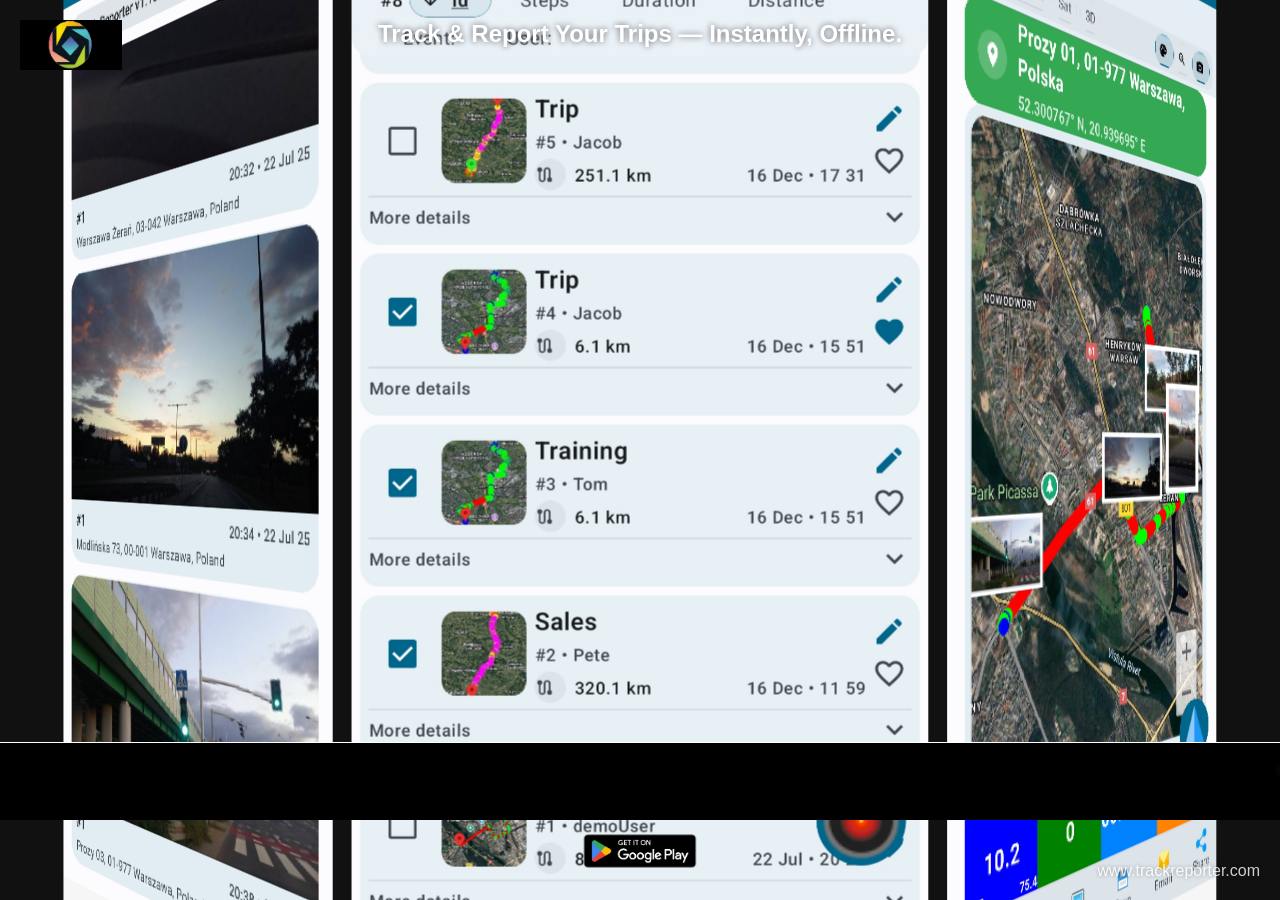
<file: ad_carousel.html>
<!DOCTYPE html>
<html lang="en">
<head>
<!-- Google tag (gtag.js) -->
<script async src="https://www.googletagmanager.com/gtag/js?id=G-370QN7FYL5"></script>
<script>
  window.dataLayer = window.dataLayer || [];
  function gtag(){dataLayer.push(arguments);}
  gtag('js', new Date());

  gtag('config', 'G-370QN7FYL5');
</script>

<!-- SEO Meta Tags -->
  <meta name="description" content="Track Reporter - Track GPS routes with photos. Replay animation with speed chart, search & favorite trips." />
  <meta name="keywords" content="step counter, www.trackreporter.com, marketing, Track Reporter, 3D building view, CSV, business solution, email report, encrypted database, end-to-end reporting solution, online, standalone application, GPS, activity, activity reporting, chart, madeinpoland, map, playback, route, speed, sport, steps, tracker, training, travel, work, work reporting, 3D route animation" />
  <meta name="author" content="Track Reporter project" />

  <!-- Social Sharing Meta (Open Graph for Facebook, LinkedIn, etc.) -->
  <meta property="og:title" content="Track Reporter" />
  <meta property="og:description" content="Track Reporter - Track GPS routes with photos. Replay with speed chart, search & favorite trips." />
  <meta property="og:image" content="https://trackreporter.com/trackreporter1024x1024.png" />
  <meta property="og:url" content="https://trackreporter.com/" />
  <meta property="og:type" content="website" />
  <meta property="fb:app_id" content="712593768125312" />

  <!-- Twitter Card -->
  <meta name="twitter:card" content="summary_large_image" />
  <meta name="twitter:title" content="Track Reporter" />
  <meta name="twitter:description" content="Track Reporter - Track GPS routes with photos. Replay with speed chart, search & favorite trips." />
  <meta name="twitter:image" content="https://trackreporter.com/trackreporter1024x1024.png" />
  
  <meta charset="UTF-8" />
  <meta name="viewport" content="width=device-width, initial-scale=1.0" />
  
  <meta charset="UTF-8">  
  <meta charset="UTF-8">
  <title>Track Reporter application</title>
  <style>
    body {
      margin: 0;
      background: #111;
      display: flex;
      justify-content: center;
      align-items: center;
      height: 100vh;
      perspective: 1000px;
    }

    

    .scene {
      width: 300px;
      height: 666px;
      position: relative;
      transform-style: preserve-3d;
      animation: autoRotate 20s linear infinite;
    }

    .face {
      position: absolute;
      width: 300px;
      height: 666px;
      background-size: cover;
      background-position: center;
      backface-visibility: hidden;
    }

     .paused {
      animation-play-state: paused !important;
    }

    /* Place 10 faces around a circle */
    .face:nth-child(1)  { transform: rotateY(0deg)    translateZ(480px); }
    .face:nth-child(2)  { transform: rotateY(36deg)   translateZ(480px); }
    .face:nth-child(3)  { transform: rotateY(72deg)   translateZ(480px); }
    .face:nth-child(4)  { transform: rotateY(108deg)  translateZ(480px); }
    .face:nth-child(5)  { transform: rotateY(144deg)  translateZ(480px); }
    .face:nth-child(6)  { transform: rotateY(180deg)  translateZ(480px); }
    .face:nth-child(7)  { transform: rotateY(216deg)  translateZ(480px); }
    .face:nth-child(8)  { transform: rotateY(252deg)  translateZ(480px); }
    .face:nth-child(9)  { transform: rotateY(288deg)  translateZ(480px); }
    .face:nth-child(10) { transform: rotateY(324deg)  translateZ(480px); }

@keyframes autoRotate {
  from {
    transform: rotateY(0deg);
  }
  to {
    transform: rotateY(-360deg);
  }
}

.scene {
  animation: autoRotate 40s linear infinite;
}

.branding {
 position: absolute;
  top: 0;
  left: 0;
  width: 100%;
  height: 100%;
  z-index: 10001;
  font-family: 'Segoe UI', sans-serif;
  color: #fff;
}

.branding .logo {
  position: absolute;
  top: 20px;
  left: 20px;
  height: 50px;
  width: auto;
  background: red; 
}

.branding .slogan {
  position: absolute;
  top: 20px;
  left: 50%;
  transform: translateX(-50%);
  font-size: 1.5em;
  font-weight: bold;
  text-shadow: 0 0 6px rgba(0,0,0,0.6);
}

.branding .website {
  position: absolute;
  right: 20px;
  bottom: 20px;
  font-size: 1em;
  opacity: 0.8;
  text-shadow: 0 0 4px rgba(0,0,0,0.4);
}    

/* Google Play button */
.google-play-btn {
  position: absolute;
  left: 50%;
  bottom: 20px;
  transform: translateX(-50%);
  pointer-events: auto;
}

.google-play-btn img {
  height: 50px;
  transition: transform 0.3s ease;
}

.google-play-btn img:hover {
  transform: scale(1.05);
}

.scrolling-banner {
  width: 100%;
  overflow: hidden;
  white-space: nowrap;
  background: #000;
  padding: 0.5em 0; /* MNIEJSZY padding = niższy banner */
  position: fixed;  /* przyklejony do dołu */
  /*bottom: 0;*/
  bottom: 80px;
  font-family: "Segoe UI", "Roboto", sans-serif;
  font-size: 2.8vw;  /* MNIEJSZY rozmiar tekstu */
  border-top: 1px solid #fff; /* cieńszy pasek */
  z-index: 999;
  text-align: center;
}

.scroll-text {
  display: inline-block;
  padding-left: 100%;
  animation: scrollText 12s linear infinite, colorFlow 6s linear infinite;
  background: linear-gradient(
    90deg,
    #ff0000,
    #ff9900,
    #ffff00,
    #00ff00,
    #00ccff,
    #9900ff,
    #ff0000
  );
  background-size: 300%;
  -webkit-background-clip: text;
  -webkit-text-fill-color: transparent;
  text-shadow: 0 0 8px rgba(255, 255, 255, 0.3);
}

@keyframes scrollText {
  0%   { transform: translateX(0); }
  100% { transform: translateX(-100%); }
}

@keyframes colorFlow {
  0%   { background-position: 0%; }
  100% { background-position: 300%; }
}
    
  </style>
</head>
<body>

<a href="https://play.google.com/store/apps/details?id=com.trackreporter" class="fullscreen-link" target="_blank" title="Track Reporter in Google Play Store"></a>
   
<div class="branding">
  <img src="trackreporter1024x1024-black.png" alt="Track Reporter Logo" class="logo">
  <div class="slogan">Track & Report Your Trips — Instantly, Offline.</div>
  <div class="website">www.trackreporter.com</div>

        <a href="https://play.google.com/store/apps/details?id=com.trackreporter" class="google-play-btn" target="_blank" title="Pobierz w Google Play">
    <img src="google-play-badge.png" alt="Pobierz z Google Play">
  </a>
      
</div>  
  
<div class="scene" id="carousel">
  <div class="face" style="background-image: url('tr_routebrowse.jpg')"></div>
  <div class="face" style="background-image: url('tr_routeview.jpg')"></div>
  <div class="face" style="background-image: url('tr_routeview2.jpg')"></div>
  <div class="face" style="background-image: url('tr_routeplayback.jpg')"></div>
  <div class="face" style="background-image: url('tr_routeoverlay.jpg')"></div>
  <div class="face" style="background-image: url('tr_routeview3.jpg')"></div>
  <div class="face" style="background-image: url('tr_navigatetoroute.jpg')"></div>
  <div class="face" style="background-image: url('tr_report.jpg')"></div>
  <div class="face" style="background-image: url('tr_summary.jpg')"></div>
  <div class="face" style="background-image: url('tr_photogallery.jpg')"></div>
</div>

  <div class="scrolling-banner">
  <div class="scroll-text">Track Reporter Android application -> Click to install now !</div>  
  

  
<script>
  const carousel = document.getElementById('carousel');

  document.body.addEventListener('click', () => {
    carousel.classList.toggle('paused');
  });
</script>
  

</body>
</html>
</file>
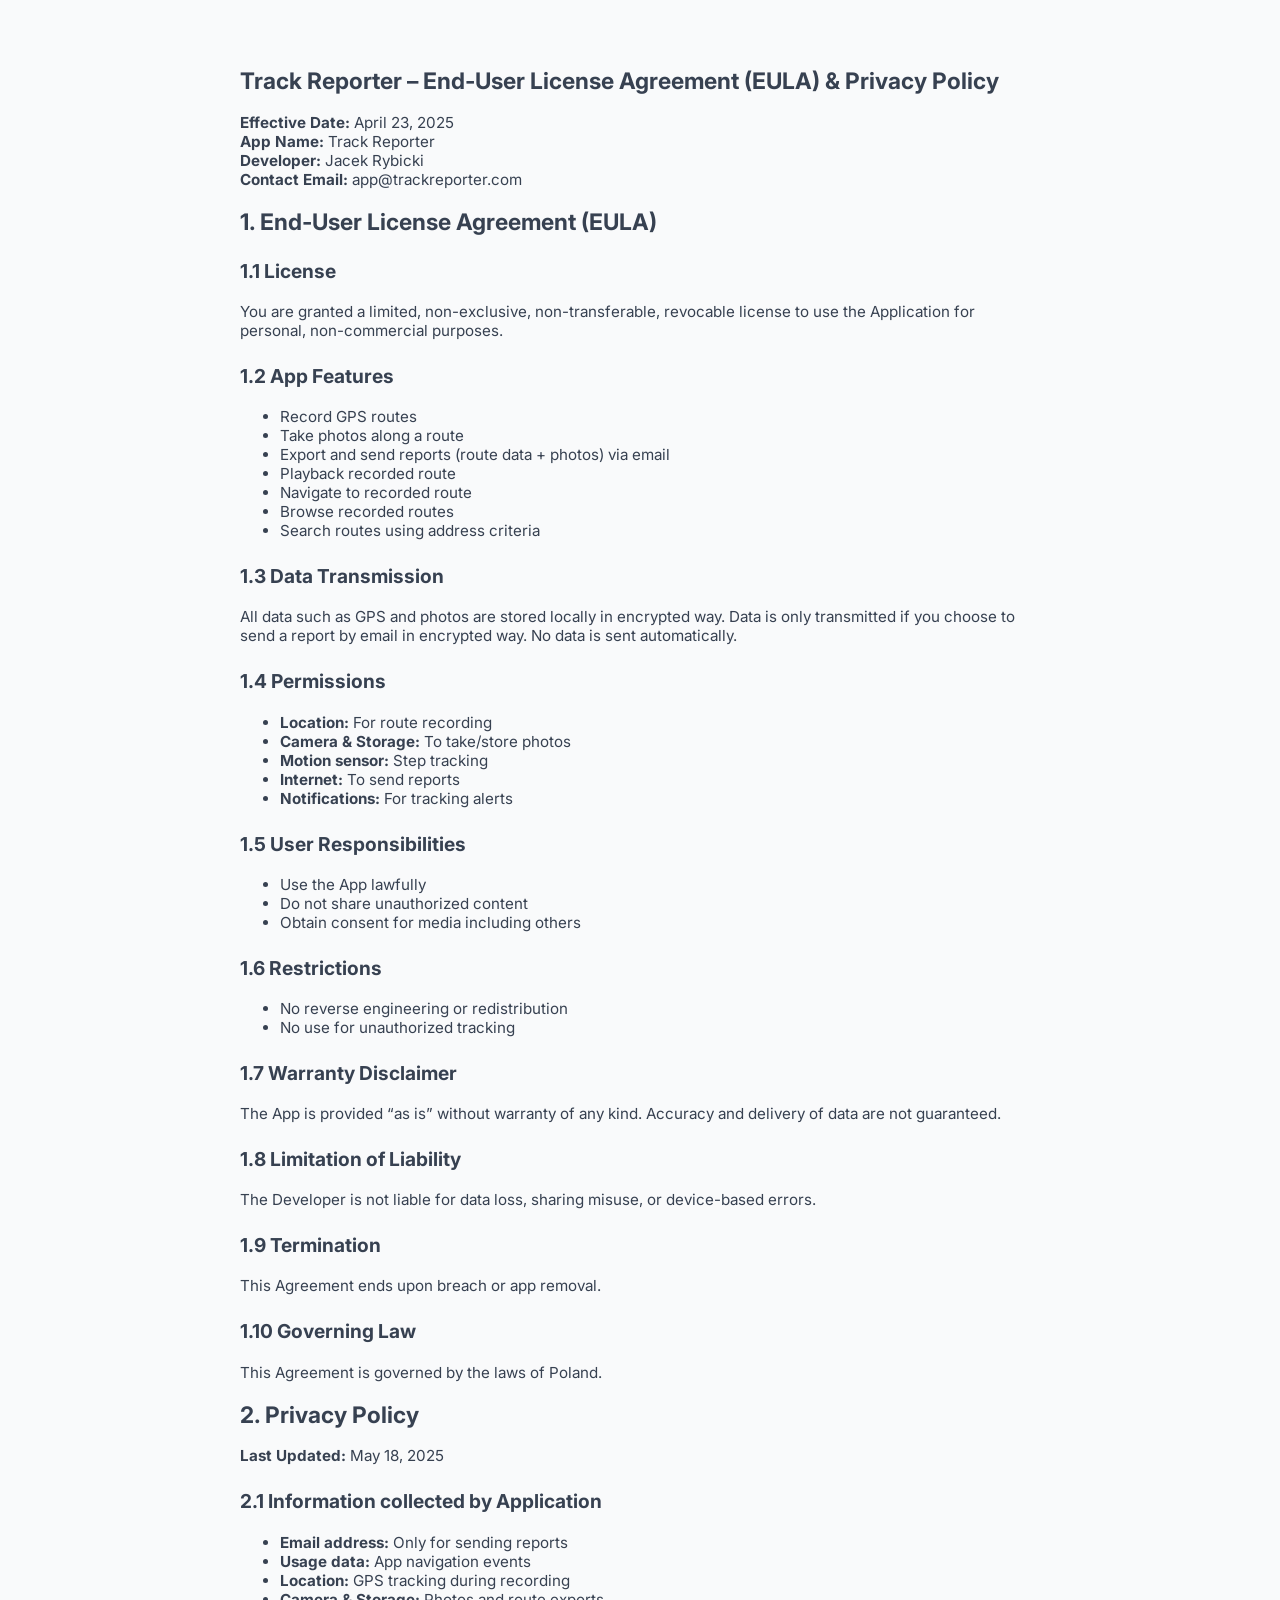
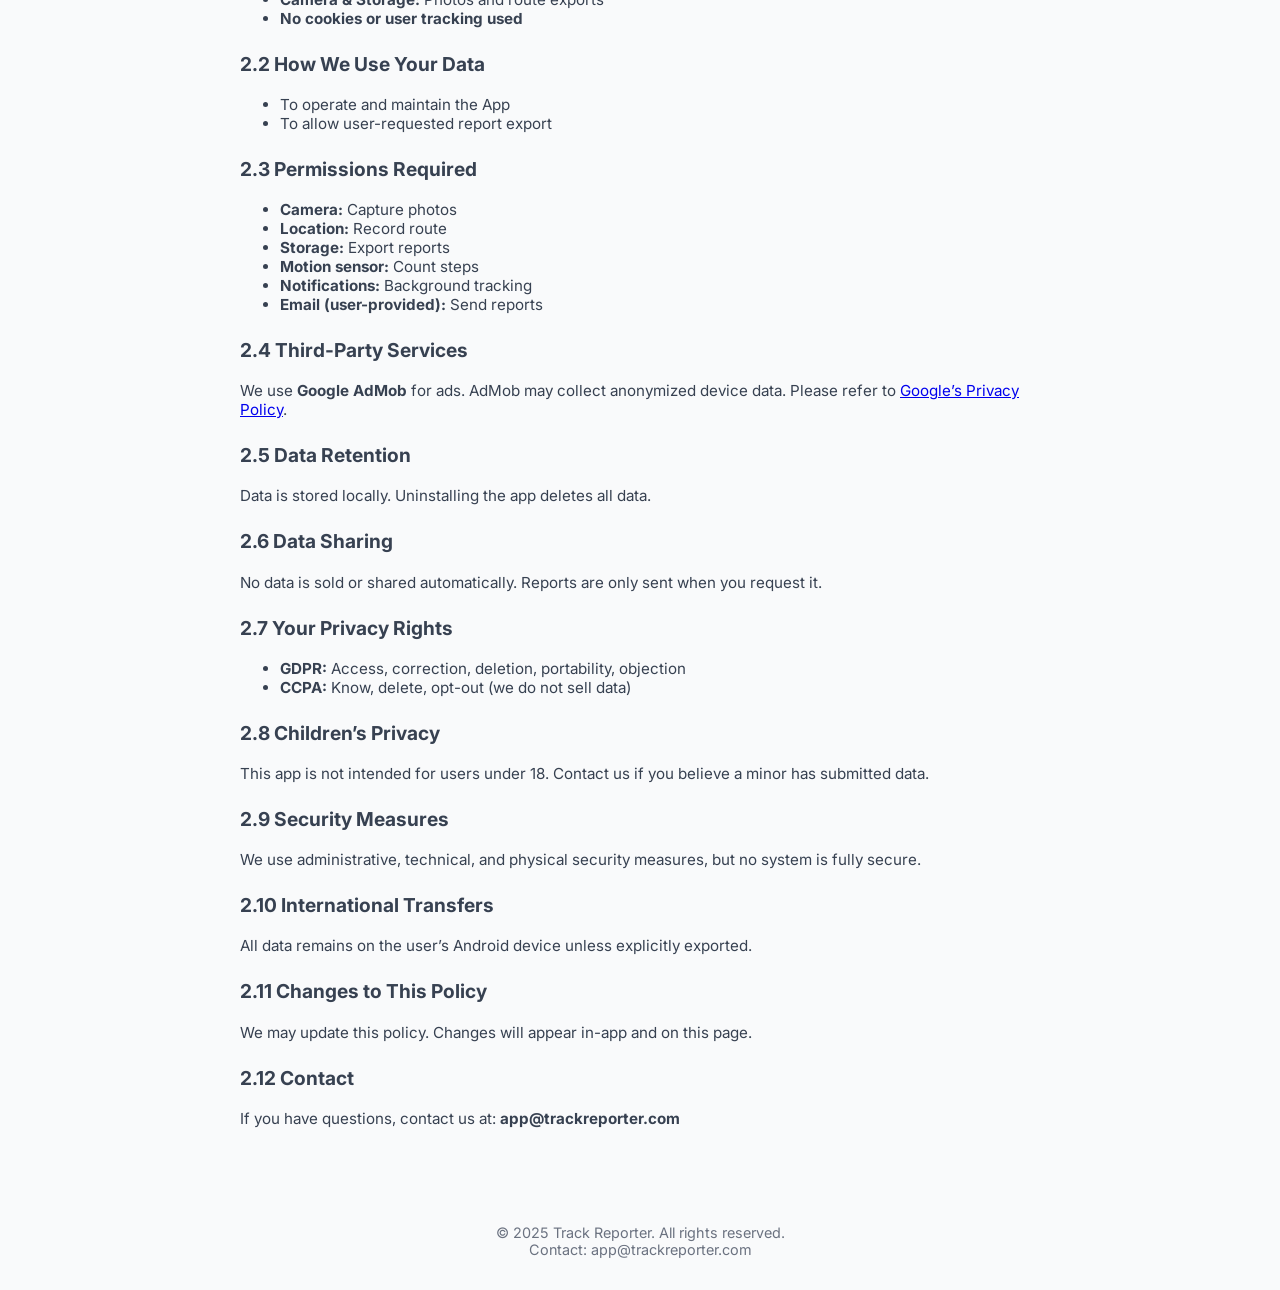
<file: DataPrivacyEULA.html>
<!DOCTYPE html>
<html lang="en">
<head>
<!-- Google tag (gtag.js) -->
<script async src="https://www.googletagmanager.com/gtag/js?id=G-370QN7FYL5"></script>
<script>
  window.dataLayer = window.dataLayer || [];
  function gtag(){dataLayer.push(arguments);}
  gtag('js', new Date());

  gtag('config', 'G-370QN7FYL5');
</script>
  
  <meta charset="UTF-8" />
  <meta name="viewport" content="width=device-width, initial-scale=1.0" />
  <meta name="description" content="Track Reporter – GPS tracker with photos, reports, and online replay.">
  <title>Track Reporter – GPS Route Logger with Photos & Reports</title>
  <link href="https://fonts.googleapis.com/css2?family=Inter:wght@400;600&display=swap" rel="stylesheet">
  <style>
    body {
      margin: 0;
      font-family: 'Inter', sans-serif;
      background-color: #f9fafb;
      color: #111827;
    }
    header {
      background: #1f2937;
      color: #fff;
      text-align: center;
      padding: 3rem 1rem;
    }
    header img {
      width: 120px;
      margin-bottom: 1rem;
    }
    header h1 {
      font-size: 2rem;
      margin-bottom: 1rem;
    }
    header p {
      font-size: 1.2rem;
      margin-bottom: 1.5rem;
    }
    .cta-button {
      background-color: #10b981;
      color: white;
      padding: 0.75rem 1.5rem;
      border: none;
      border-radius: 0.5rem;
      font-size: 1rem;
      text-decoration: none;
    }
    .section {
      max-width: 800px;
      margin: 2rem auto;
      padding: 1rem;
    }
    .section h2 {
      font-size: 1.5rem;
      margin-bottom: 1rem;
    }
    .features-list {
      list-style: none;
      padding: 0;
    }
    .features-list li::before {
      content: '✅';
      margin-right: 0.5rem;
    }
    footer {
      text-align: center;
      padding: 2rem;
      font-size: 0.9rem;
      color: #6b7280;
    }
    .play-badge {
      margin-top: 1rem;
    }
    .play-badge img {
      width: 180px;
    }
    .legal {
      max-width: 800px;
      margin: 2rem auto;
      padding: 1rem;
      font-size: 0.95rem;
      color: #374151;
    }
    .legal h3 {
      font-size: 1.2rem;
      margin-top: 1.5rem;
    }
    .legal p, .legal ul {
      margin-bottom: 1rem;
    }
   
  </style>
</head>
<body>

  <section class="legal">
<body>
  <h1>Track Reporter – End-User License Agreement (EULA) & Privacy Policy</h1>
  <p><strong>Effective Date:</strong> April 23, 2025<br>
     <strong>App Name:</strong> Track Reporter<br>
     <strong>Developer:</strong> Jacek Rybicki<br>
     <strong>Contact Email:</strong> app@trackreporter.com</p>

  <h2>1. End-User License Agreement (EULA)</h2>

  <h3>1.1 License</h3>
  <p>You are granted a limited, non-exclusive, non-transferable, revocable license to use the Application for personal, non-commercial purposes.</p>

  <h3>1.2 App Features</h3>
  <ul>
    <li>Record GPS routes</li>
    <li>Take photos along a route</li>
    <li>Export and send reports (route data + photos) via email</li>
    <li>Playback recorded route</li>
    <li>Navigate to recorded route</li>
    <li>Browse recorded routes</li>
    <li>Search routes using address criteria </li>
  </ul>

  <h3>1.3 Data Transmission</h3>
  <p>All data such as GPS and photos are stored locally in encrypted way. Data is only transmitted if you choose to send a report by email in encrypted way. No data is sent automatically.</p>

  <h3>1.4 Permissions</h3>
  <ul>
    <li><strong>Location:</strong> For route recording</li>
    <li><strong>Camera & Storage:</strong> To take/store photos</li>
    <li><strong>Motion sensor:</strong> Step tracking</li>
    <li><strong>Internet:</strong> To send reports</li>
    <li><strong>Notifications:</strong> For tracking alerts</li>
  </ul>

  <h3>1.5 User Responsibilities</h3>
  <ul>
    <li>Use the App lawfully</li>
    <li>Do not share unauthorized content</li>
    <li>Obtain consent for media including others</li>
  </ul>

  <h3>1.6 Restrictions</h3>
  <ul>
    <li>No reverse engineering or redistribution</li>
    <li>No use for unauthorized tracking</li>
  </ul>

  <h3>1.7 Warranty Disclaimer</h3>
  <p>The App is provided “as is” without warranty of any kind. Accuracy and delivery of data are not guaranteed.</p>

  <h3>1.8 Limitation of Liability</h3>
  <p>The Developer is not liable for data loss, sharing misuse, or device-based errors.</p>

  <h3>1.9 Termination</h3>
  <p>This Agreement ends upon breach or app removal.</p>

  <h3>1.10 Governing Law</h3>
  <p>This Agreement is governed by the laws of Poland.</p>

  <h2>2. Privacy Policy</h2>
  <p><strong>Last Updated:</strong> May 18, 2025</p>

  <h3>2.1 Information collected by Application</h3>
  <ul>
    <li><strong>Email address:</strong> Only for sending reports</li>
    <li><strong>Usage data:</strong> App navigation events</li>
    <li><strong>Location:</strong> GPS tracking during recording</li>
    <li><strong>Camera & Storage:</strong> Photos and route exports</li>
    <li><strong>No cookies or user tracking used</strong></li>
  </ul>

  <h3>2.2 How We Use Your Data</h3>
  <ul>
    <li>To operate and maintain the App</li>
    <li>To allow user-requested report export</li>
  </ul>

  <h3>2.3 Permissions Required</h3>
  <ul>
    <li><strong>Camera:</strong> Capture photos</li>
    <li><strong>Location:</strong> Record route</li>
    <li><strong>Storage:</strong> Export reports</li>
    <li><strong>Motion sensor:</strong> Count steps</li>
    <li><strong>Notifications:</strong> Background tracking</li>
    <li><strong>Email (user-provided):</strong> Send reports</li>
  </ul>

  <h3>2.4 Third-Party Services</h3>
  <p>We use <strong>Google AdMob</strong> for ads. AdMob may collect anonymized device data. Please refer to <a href="https://policies.google.com/privacy" target="_blank" rel="noopener">Google’s Privacy Policy</a>.</p>

  <h3>2.5 Data Retention</h3>
  <p>Data is stored locally. Uninstalling the app deletes all data.</p>

  <h3>2.6 Data Sharing</h3>
  <p>No data is sold or shared automatically. Reports are only sent when you request it.</p>

  <h3>2.7 Your Privacy Rights</h3>
  <ul>
    <li><strong>GDPR:</strong> Access, correction, deletion, portability, objection</li>
    <li><strong>CCPA:</strong> Know, delete, opt-out (we do not sell data)</li>
  </ul>

  <h3>2.8 Children’s Privacy</h3>
  <p>This app is not intended for users under 18. Contact us if you believe a minor has submitted data.</p>

  <h3>2.9 Security Measures</h3>
  <p>We use administrative, technical, and physical security measures, but no system is fully secure.</p>

  <h3>2.10 International Transfers</h3>
  <p>All data remains on the user’s Android device unless explicitly exported.</p>

  <h3>2.11 Changes to This Policy</h3>
  <p>We may update this policy. Changes will appear in-app and on this page.</p>

  <h3>2.12 Contact</h3>
  <p>If you have questions, contact us at: <strong>app@trackreporter.com</strong></p>
</body>    
  </section>

  <footer>
    &copy; 2025 Track Reporter. All rights reserved.<br />
    Contact: app@trackreporter.com
  </footer>
</body>
</html>
</file>
<file: blog/blog.css>
/* Track Reporter Blog – added stylesheet, scoped to avoid the homepage Fleet app. */
:root { --blog-ink: #eef6ff; --blog-muted: #b4c5d8; --blog-soft: #8ea7c1; --blog-accent: #3dd4e9; --blog-accent2: #78aaff; --blog-bg: #071321; --blog-card: #0e2336; --blog-line: rgba(151,190,223,.18); }
*, *::before, *::after { box-sizing: border-box; }
.blog-page { margin: 0; min-height: 100vh; color: var(--blog-ink); background: radial-gradient(circle at 78% 7%, rgba(24,96,125,.20), transparent 28rem), radial-gradient(circle at 16% 30%, rgba(51,87,149,.10), transparent 30rem), var(--blog-bg); font-family: Inter, ui-sans-serif, system-ui, -apple-system, BlinkMacSystemFont, "Segoe UI", sans-serif; }
.blog-page a { color: inherit; }
.blog-site { width: min(1180px, calc(100% - 48px)); max-width: 1180px; margin: 0 auto; padding: 0 0 25px; }
.blog-site-nav { min-height: 90px; display: flex; justify-content: space-between; align-items: center; gap: 26px; padding: 16px 0; margin: 0; border-bottom: 1px solid var(--blog-line); }
.blog-brand { display: inline-flex; flex-shrink: 0; align-items: center; gap: 11px; color: var(--blog-ink); text-decoration: none; font-size: 1.2rem; font-weight: 800; letter-spacing: -.035em; }
.blog-brand img { display: block; width: 43px; height: 43px; object-fit: contain; }
.blog-site-nav__links { display: flex; align-items: center; justify-content: flex-end; flex-wrap: wrap; gap: 12px; }
.blog-site-nav__link { display: inline-flex; padding: 10px 15px; color: #bdd0df !important; text-decoration: none; border-radius: 12px; font-weight: 650; font-size: .94rem; }
.blog-site-nav__link:hover, .blog-site-nav__link.is-active { background: rgba(104,202,226,.10); color: #e8faff !important; }
.blog-site-nav__app { color: #081b29 !important; text-decoration: none; background: linear-gradient(120deg,#6de0ee,#a4d3ff); padding: 11px 18px; font-size: .9rem; border-radius: 12px; border: none; font-weight: 800; white-space: nowrap; box-shadow: 0 8px 28px rgba(46,169,222,.20); }
.blog-site-nav__app:hover { transform: translateY(-1px); filter: brightness(1.06); }
.blog-eyebrow { display: inline-block; color: #70d9e8; letter-spacing: .14em; text-transform: uppercase; font-weight: 800; font-size: .73rem; line-height: 1.6; }
.blog-category-badge { background: rgba(50,207,226,.09); border: 1px solid rgba(80,209,234,.25); color: #94f0fc; border-radius: 99px; display: inline-flex; padding: 9px 13px; font-weight: 800; font-size: .75rem; letter-spacing: .11em; }
.blog-lead { font-size: clamp(1.02rem, 1.7vw, 1.22rem); line-height: 1.8; color: #b6c9de; max-width: 660px; }
.blog-list-hero { min-height: 490px; display: grid; grid-template-columns: 1.15fr .85fr; gap: clamp(32px, 7vw, 84px); align-items: center; padding: clamp(56px, 7vw, 88px) 0 70px; }
.blog-list-hero h1 { font-size: clamp(2.9rem, 6vw, 5.4rem); line-height: 1.07; margin: 21px 0 23px; letter-spacing: -.07em; font-weight: 850; }
.blog-list-hero h1 span, .blog-article-hero h1 span { color: #79ddeb; }
.blog-list-hero__copy { position: relative; z-index: 1; }
.blog-list-hero__copy > p { margin: 0 0 24px; }
.blog-topic-tags { display: flex; flex-wrap: wrap; gap: 9px; }
.blog-topic-tags span { font-size: .82rem; color: #bfd1e2; padding: 8px 12px; border: 1px solid var(--blog-line); background: rgba(255,255,255,.025); border-radius: 20px; }
.blog-list-hero__art { min-height: 356px; position: relative; isolation: isolate; display: flex; align-items: center; justify-content: center; }
.blog-art-glow { position: absolute; width: 360px; height: 330px; border-radius: 50%; background: #21b4cd; filter: blur(88px); opacity: .15; z-index: -1; }
.blog-hero-phone { width: min(52%, 225px); max-height: 360px; object-fit: contain; object-position: center; border-radius: 24px; border: 5px solid rgba(233,244,255,.22); background: rgba(7,19,33,.55); padding: 6px; transform: rotate(-5deg) translateX(16px); box-shadow: 0 30px 60px #020911d9; }
.blog-hero-float { width: min(44%, 192px); max-height: 270px; object-fit: contain; object-position: center; border-radius: 21px; border: 4px solid rgba(220,242,254,.20); background: rgba(7,19,33,.55); padding: 6px; transform: rotate(8deg) translate(-9px,42px); box-shadow: 0 24px 50px #020911df; }
.blog-section-label { margin: 0 0 24px; }
.blog-section-label h2 { font-size: clamp(1.55rem, 3.2vw, 2.2rem); line-height: 1.2; letter-spacing: -.04em; margin: 8px 0 0; }
.blog-articles { padding: 14px 0 98px; }
.blog-feature-article { display: grid; grid-template-columns: .95fr 1.05fr; overflow: hidden; border: 1px solid var(--blog-line); border-radius: 24px; background: linear-gradient(135deg, rgba(21,52,76,.93), rgba(11,27,44,.94)); box-shadow: 0 30px 70px rgba(0,0,0,.20); }
.blog-feature-article__media { background: radial-gradient(circle at 50% 40%, #204a69, #0c2034); min-height: 335px; position: relative; overflow: hidden; display: flex; align-items: center; justify-content: center; padding: 24px; }
.blog-feature-article__media > img { object-fit: contain; object-position: center; height: auto; max-height: 290px; width: min(78%, 230px); max-width: 78%; border-radius: 22px; border: 4px solid rgba(255,255,255,.12); background: rgba(7,19,33,.40); padding: 6px; box-shadow: 0 20px 48px rgba(0,0,0,.45); transition: transform .25s ease; }
.blog-feature-article__media:hover > img { transform: scale(1.035); }
.blog-media-chip { position: absolute; left: 20px; bottom: 20px; border-radius: 50px; padding: 9px 12px; background: #e8f5fa; color: #123146; font-size: .74rem; font-weight: 800; letter-spacing: .07em; }
.blog-feature-article__text { padding: clamp(28px,4vw,54px); display: flex; flex-direction: column; justify-content: center; align-items: flex-start; }
.blog-meta { color: #9ab3cc; font-size: .84rem; line-height: 1.6; margin: 0 0 15px; display: flex; gap: 10px; flex-wrap: wrap; }
.blog-feature-article h3 { font-size: clamp(1.55rem, 3vw, 2.4rem); line-height: 1.25; letter-spacing: -.045em; margin: 0 0 18px; font-weight: 780; }
.blog-feature-article h3 a { text-decoration: none; }
.blog-feature-article h3 a:hover { color: #90e9f4; }
.blog-feature-article__text > p:not(.blog-meta) { font-size: 1rem; line-height: 1.75; color: #b1c5d8; margin: 0 0 24px; }
.blog-text-link { color: #7fe7f3 !important; font-size: .95rem; text-decoration: none; font-weight: 800; border-bottom: 1px solid #5dcbdd; padding-bottom: 5px; }
.blog-text-link:hover { color: #d2f9fe !important; }
.blog-end-cta, .blog-article-bottom-cta, .blog-inline-cta { background: linear-gradient(110deg, #0a7b91 0%,#134e81 100%); color: white; border-radius: 22px; display: flex; align-items: center; justify-content: space-between; gap: 30px; padding: clamp(24px, 4.5vw, 54px); }
.blog-end-cta h2, .blog-article-bottom-cta h3, .blog-inline-cta h3 { margin: 9px 0 10px; font-size: clamp(1.4rem, 3vw, 2.2rem); letter-spacing: -.04em; line-height: 1.2; }
.blog-end-cta p, .blog-article-bottom-cta p, .blog-inline-cta p { margin: 0; color: #dcf1fc; line-height: 1.65; }
.blog-end-cta .blog-eyebrow, .blog-article-bottom-cta .blog-eyebrow, .blog-inline-cta .blog-eyebrow { color: #b6f5fe; }
.blog-button { display: inline-flex; flex-shrink: 0; align-items: center; justify-content: center; gap: 14px; border-radius: 11px; padding: 14px 20px; text-decoration: none; font-size: .92rem; line-height: 1.2; font-weight: 820; transition: transform .15s ease, background .15s ease; }
.blog-button:hover { transform: translateY(-2px); }
.blog-button--light { color: #0b3343 !important; background: #ecf8fd; }
.blog-button--primary { color: #072532 !important; background: linear-gradient(120deg,#70e1ee,#9ecfff); }
.blog-footer { border-top: 1px solid var(--blog-line); margin-top: 82px; padding: 29px 0 5px; display: grid; grid-template-columns: 1fr auto auto; gap: 35px; align-items: start; font-size: .83rem; color: var(--blog-muted); }
.blog-footer > div { display: flex; flex-direction: column; gap: 7px; }
.blog-footer strong { font-size: 1rem; color: white; }
.blog-footer nav { display: flex; gap: 20px; flex-wrap: wrap; }
.blog-footer a { text-decoration: none; color: #c7daea; }
.blog-footer a:hover { color: white; }
.blog-footer small { color: #839cb5; font-size: .78rem; white-space: nowrap; }
.blog-breadcrumbs { margin: 25px 0 36px; display: flex; gap: 10px; align-items: center; flex-wrap: wrap; color: #9db3cb; font-size: .82rem; }
.blog-breadcrumbs a { color: #b7d7e6; text-decoration: none; }
.blog-breadcrumbs a:hover { color: white; }
.blog-article-hero { display: grid; grid-template-columns: minmax(0,1.6fr) minmax(230px,.65fr); gap: 48px; align-items: center; padding: 20px 0 64px; border-bottom: 1px solid var(--blog-line); }
.blog-article-hero h1 { font-weight: 850; letter-spacing: -.06em; font-size: clamp(2.5rem, 5.4vw, 4.9rem); line-height: 1.08; margin: 20px 0 22px; }
.blog-article-hero__main .blog-lead { margin: 0 0 30px; }
.blog-article-hero__image { display: flex; align-items: center; justify-content: center; position: relative; min-height: 335px; }
.blog-article-hero__image::before { content: ''; position: absolute; height: 280px; width: 280px; background: #1c85a5; filter: blur(90px); opacity: .2; }
.blog-article-hero__image img { position: relative; object-fit: contain; object-position: center; width: min(85%,245px); max-height: 390px; border-radius: 25px; border: 5px solid rgba(255,255,255,.14); background: rgba(7,19,33,.45); padding: 6px; box-shadow: 0 25px 65px rgba(0,0,0,.5); transform: rotate(3deg); }
.blog-author-line { display: flex; align-items: center; gap: 11px; font-size: .88rem; color: #d6e5f1; }
.blog-author-line > span:last-child { display: flex; flex-direction: column; gap: 3px; }
.blog-author-line small { display: block; color: #94a9bd; font-size: .78rem; }
.blog-author-logo { display: flex; width: 42px; height: 42px; align-items: center; justify-content: center; border-radius: 12px; background: rgba(137,195,211,.12); border: 1px solid var(--blog-line); }
.blog-author-logo img { object-fit: contain; }
.blog-reading-layout { display: grid; grid-template-columns: minmax(0,750px) minmax(180px,250px); justify-content: space-between; gap: clamp(35px, 7vw, 86px); padding-top: 64px; }
.blog-article-content { min-width: 0; font-size: 1.025rem; line-height: 1.82; color: #c5d6e4; }
.blog-article-content p { margin: 0 0 22px; }
.blog-article-content strong { color: #f2f8ff; }
.blog-article-content .blog-intro { color: #e3eef6; font-size: 1.14rem; line-height: 1.75; margin-bottom: 24px; }
.blog-article-content h2 { scroll-margin-top: 28px; font-size: clamp(1.6rem, 2.8vw, 2.25rem); line-height: 1.3; letter-spacing: -.044em; color: white; margin: 63px 0 20px; }
.blog-article-content h3 { color: white; font-size: 1.12rem; line-height: 1.4; margin: 0 0 10px; }
.blog-note { padding: 23px 25px 8px; border-left: 4px solid #74d9e9; border-radius: 5px 14px 14px 5px; background: rgba(39,120,151,.13); margin: 29px 0; }
.blog-note strong { display: block; margin-bottom: 10px; }
.blog-evidence-grid { display: grid; grid-template-columns: repeat(3, 1fr); gap: 12px; margin: 26px 0 28px; }
.blog-evidence-grid > div { border: 1px solid var(--blog-line); background: rgba(32,66,91,.28); border-radius: 15px; padding: 20px; }
.blog-evidence-grid h3 { margin: 9px 0 6px; }
.blog-evidence-grid p { font-size: .87rem; line-height: 1.6; margin: 0; color: #b9cde0; }
.blog-evidence-icon { font-size: 1.8rem; color: #78e6f0; line-height: 1; }
.blog-steps { display: flex; flex-direction: column; border-left: 1px solid rgba(90,206,221,.32); margin: 33px 0 36px 19px; gap: 24px; }
.blog-step { display: grid; grid-template-columns: 45px 1fr; gap: 12px; align-items: start; transform: translateX(-20px); }
.blog-step-number { width: 39px; height: 39px; border-radius: 50%; display: grid; place-items: center; border: 1px solid #358fa4; color: #8ce4ed; background: #0d3044; font-size: .75rem; font-weight: 850; }
.blog-step h3 { margin: 1px 0 7px; }
.blog-step p { margin-bottom: 0; }
.blog-use-cases { display: grid; grid-template-columns: 1fr 1fr; gap: 14px; margin-top: 25px; }
.blog-use-cases > div { padding: 21px 23px; border: 1px solid var(--blog-line); background: rgba(30,62,85,.22); border-radius: 15px; }
.blog-use-cases p { font-size: .89rem; line-height: 1.7; margin: 0; }
.blog-faq { border-top: 1px solid var(--blog-line); }
.blog-faq details { border-bottom: 1px solid var(--blog-line); }
.blog-faq summary { cursor: pointer; list-style: none; padding: 21px 36px 21px 0; font-weight: 730; color: white; position: relative; line-height: 1.5; }
.blog-faq summary::-webkit-details-marker { display: none; }
.blog-faq summary::after { content: '+'; position: absolute; right: 8px; top: 19px; color: #7ce1ea; font-size: 1.3rem; font-weight: 300; }
.blog-faq details[open] summary::after { content: '−'; }
.blog-faq details p { margin: 0 0 22px; color: #b5c8dc; }
.blog-article-content .blog-inline-cta { margin: 34px 0; padding: 26px; }
.blog-inline-cta h3 { font-size: 1.4rem; }
.blog-inline-cta .blog-button { font-size: .8rem; }
.blog-article-content .blog-article-bottom-cta { margin: 38px 0; }
.blog-article-bottom-cta h3 { font-size: 1.55rem; }
.blog-article-content .blog-back-link { margin: 36px 0 0; font-size: .94rem; }
.blog-back-link a { color: #85e9f5; text-decoration: none; }
.blog-reading-sidebar { font-size: .85rem; }
.blog-sidebar-sticky { position: sticky; top: 35px; }
.blog-sidebar-sticky > nav { display: flex; flex-direction: column; gap: 4px; border-left: 1px solid var(--blog-line); margin: 15px 0 30px; }
.blog-sidebar-sticky nav a { padding: 8px 0 8px 16px; text-decoration: none; color: #adc5d8; line-height: 1.5; }
.blog-sidebar-sticky nav a:hover { color: #87e4f2; border-left: 2px solid #70d7e8; margin-left: -1px; }
.blog-sidebar-promo { background: linear-gradient(135deg, rgba(37,102,128,.35),rgba(23,51,75,.45)); border: 1px solid var(--blog-line); padding: 19px; border-radius: 16px; }
.blog-sidebar-promo img { display: block; object-fit: contain; margin-bottom: 8px; }
.blog-sidebar-promo strong { display: block; color: white; font-size: 1rem; }
.blog-sidebar-promo p { color: #adc7db; line-height: 1.6; margin: 7px 0 13px; }
.blog-sidebar-promo a { color: #80e6f2; text-decoration: none; font-weight: 800; }
/* Homepage addition: uses original page and nav styling, adds only its new elements. */
.blog-home-preview { margin: 55px auto 60px; padding: clamp(24px,4.5vw,56px); border: 1px solid rgba(112,208,239,.21); border-radius: 25px; background: linear-gradient(115deg,#0c253a,#123d56); color: #edf8ff; display: grid; grid-template-columns: 1.25fr .75fr; gap: 30px; align-items: center; box-shadow: 0 30px 75px rgba(0,12,28,.12); }
.blog-home-preview h2 { max-width: 630px; font-size: clamp(1.55rem, 3.8vw, 2.8rem); line-height: 1.18; letter-spacing: -.05em; color: white; margin: 12px 0 18px; }
.blog-home-preview p { max-width: 630px; line-height: 1.8; font-size: 1rem; color: #c4d7e8; margin: 0 0 22px; }
.blog-home-preview__visual { display: flex; align-items: center; justify-content: center; position: relative; min-height: 230px; }
.blog-home-preview__visual::before { content:''; width: 210px; height: 210px; border-radius: 50%; background: #38bad2; opacity: .20; filter: blur(58px); position: absolute; }
.blog-home-preview__visual img { width: 175px; max-height: 240px; height: auto; object-fit: contain; object-position: center; border: 4px solid rgba(255,255,255,.18); background: rgba(7,19,33,.45); padding: 6px; border-radius: 20px; position: relative; box-shadow: 0 18px 40px rgba(0,0,0,.40); transform: rotate(5deg); }
.blog-footer-link { margin-left: 16px; text-decoration: underline; text-underline-offset: 3px; }
@media(max-width: 900px){
 .blog-list-hero { grid-template-columns: 1fr .66fr; gap: 20px; }
 .blog-reading-layout { grid-template-columns: minmax(0,1fr); gap: 0; }
 .blog-reading-sidebar { display: none; }
 .blog-article-hero { grid-template-columns: minmax(0,1fr) 200px; gap: 22px; }
 .blog-feature-article__media { min-height: 320px; }
 .blog-footer { grid-template-columns: 1fr auto; }
 .blog-footer small { grid-column: 1 / -1; }
}
@media(max-width: 650px){
 .blog-site { width: min(100% - 30px, 1180px); }
 .blog-site-nav { min-height: 78px; gap: 10px; }
 .blog-brand { font-size: 1rem; gap: 7px; }
 .blog-brand img { width: 32px; height: 32px; }
 .blog-site-nav__links { gap: 2px; }
 .blog-site-nav__link { font-size: .84rem; padding: 9px 8px; }
 .blog-site-nav__app { padding: 9px 10px; font-size: .75rem; border-radius: 9px; }
 .blog-list-hero { display: flex; flex-direction: column; align-items: stretch; padding: 45px 0 42px; gap: 7px; }
 .blog-list-hero h1 { font-size: clamp(2.65rem,11vw,4.1rem); }
 .blog-list-hero__art { min-height: 260px; }
 .blog-hero-phone { max-height: 247px; border-radius: 15px; border-width: 3px; }
 .blog-hero-float { max-height: 210px; border-radius: 15px; border-width: 3px; }
 .blog-articles { padding-bottom: 56px; }
 .blog-feature-article { grid-template-columns: 1fr; border-radius: 18px; }
 .blog-feature-article__media { min-height: 265px; }
 .blog-feature-article__media > img { max-height: 255px; width: min(72%, 180px); height: auto; }
 .blog-feature-article__text { padding: 28px 24px 35px; }
 .blog-end-cta, .blog-article-bottom-cta, .blog-inline-cta { flex-direction: column; align-items: flex-start; padding: 27px; }
 .blog-footer { grid-template-columns: 1fr; gap: 24px; }
 .blog-footer small { grid-column: auto; }
 .blog-breadcrumbs { margin: 21px 0 16px; }
 .blog-article-hero { grid-template-columns: 1fr; padding: 24px 0 32px; }
 .blog-article-hero h1 { font-size: clamp(2.4rem,9.5vw,3.3rem); }
 .blog-article-hero__image { min-height: 270px; }
 .blog-article-hero__image img { width: min(55%,175px); max-height: 260px; }
 .blog-reading-layout { padding-top: 37px; }
 .blog-article-content h2 { margin-top: 42px; }
 .blog-evidence-grid { grid-template-columns: 1fr; }
 .blog-evidence-grid > div { padding: 17px; }
 .blog-use-cases { grid-template-columns: 1fr; }
 .blog-article-content .blog-inline-cta { padding: 25px; }
 .blog-home-preview { grid-template-columns: 1fr; gap: 12px; }
 .blog-home-preview__visual { min-height: 190px; }
 .blog-home-preview__visual img { max-height: 185px; width: 132px; height: auto; }
}
@media (prefers-reduced-motion: reduce){.blog-button, .blog-feature-article__media img, .blog-site-nav__app{transition:none;}}
</file>
<file: blog/live-fleet-monitoring/fleet.css>
/* Third Track Reporter article — scoped to /blog/live-fleet-monitoring/ only. */
.fleet-article-page .blog-article-content { overflow: visible; }
.fleet-article-hero { display:grid; grid-template-columns:minmax(0,1.27fr) minmax(285px,.73fr); gap:clamp(26px,5vw,67px); align-items:center; padding:26px 0 58px; border-bottom:1px solid var(--blog-line); }
.fleet-article-hero__copy h1 { color:#f3fbff; font-weight:850; letter-spacing:-.06em; font-size:clamp(2.65rem,5.15vw,4.7rem); line-height:1.09; margin:19px 0 22px; }
.fleet-article-hero__copy h1 span { color:#80e3ef; }
.fleet-article-hero__actions { margin-top:27px; display:flex; gap:16px; align-items:center; flex-wrap:wrap; }
.fleet-outline-link { color:#9ae6f5!important; text-decoration:none; font-size:.92rem; font-weight:750; }
.fleet-outline-link:hover { text-decoration:underline; }
.fleet-article-byline { color:#9ab2c6; font-size:.82rem; margin-top:21px; }
.fleet-article-hero__visual { min-width:0; margin:0; padding:20px; border:1px solid var(--blog-line); border-radius:24px; background:radial-gradient(circle at 49% 45%,#194963 0%,#102a44 65%,#0b1c2e 100%); box-shadow:0 21px 55px rgba(0,0,0,.24); display:flex; flex-direction:column; gap:11px; align-items:center; }
.fleet-article-hero__visual a { display:block; width:100%; max-width:300px; }
.fleet-article-hero__visual img { width:100%; max-height:390px; height:auto; object-fit:contain; border-radius:12px; display:block; margin:0 auto; box-shadow:0 16px 40px #0005; }
.fleet-article-hero__visual figcaption { text-align:center; color:#b2c9d9; font-size:.78rem; line-height:1.5; }
.fleet-reading-layout { padding-top:50px; }
.fleet-benefit-grid { display:grid; grid-template-columns:repeat(3,minmax(0,1fr)); gap:11px; margin:25px 0 42px; }
.fleet-benefit-grid>div { background:rgba(31,82,109,.25); border:1px solid var(--blog-line); border-radius:15px; padding:18px 16px; display:flex; flex-direction:column; align-items:flex-start; gap:7px; }
.fleet-benefit-grid span { color:#83e4f0; font-size:1.7rem; line-height:1; }
.fleet-benefit-grid strong { color:#f6fbff; font-size:.95rem; }
.fleet-benefit-grid small { font-size:.79rem; color:#afc7d8; line-height:1.5; }
.fleet-image-section { display:grid; grid-template-columns:minmax(0,.85fr) minmax(0,1.15fr); gap:25px; align-items:center; margin:25px 0 32px; }
.fleet-image-section--flip { grid-template-columns:minmax(0,.85fr) minmax(0,1.15fr); }
.fleet-image-section__text h3 { margin:0 0 13px; font-size:1.22rem; }
.fleet-image-section__text p { font-size:.98rem; }
.fleet-figure { background:linear-gradient(145deg,#15344b,#0c2238); border:1px solid var(--blog-line); border-radius:19px; padding:19px; margin:0; display:flex; flex-direction:column; align-items:center; justify-content:center; gap:11px; text-align:center; }
.fleet-figure a { max-width:100%; display:block; }
.fleet-figure img { display:block; max-height:410px; max-width:100%; width:auto; height:auto; object-fit:contain; border-radius:11px; box-shadow:0 16px 35px rgba(0,0,0,.33); }
.fleet-figure figcaption { color:#b8d0df; font-size:.79rem; line-height:1.48; }
.fleet-figure--center { width:min(100%,440px); margin:24px auto 29px; }
.fleet-demo-card { display:grid; grid-template-columns:minmax(0,1fr) minmax(190px,.62fr); align-items:center; gap:22px; margin:48px 0 41px; padding:clamp(25px,3vw,35px); background:linear-gradient(125deg,#11495d,#113353); border:1px solid rgba(114,218,235,.35); border-radius:22px; }
.fleet-demo-card h2 { color:white; margin:12px 0 16px!important; }
.fleet-demo-card p { color:#e1f1fa; }
.fleet-demo-card__image { display:block; max-width:260px; margin:auto; }
.fleet-demo-card__image img { display:block; max-width:100%; width:auto; height:auto; max-height:330px; object-fit:contain; border-radius:13px; box-shadow:0 14px 30px #0005; }
.fleet-demo-disclaimer { font-size:.79rem; line-height:1.5; opacity:.8; margin:15px 0 0!important; }
.fleet-steps { padding-left:26px; margin:18px 0 30px; }
.fleet-steps li { margin:0 0 14px; padding-left:7px; }
.fleet-inline-cta { margin:31px 0 42px; border-radius:17px; padding:25px; background:linear-gradient(110deg,#0b6780,#124e7e); display:flex; align-items:center; justify-content:space-between; gap:22px; }
.fleet-inline-cta>div { display:flex; flex-direction:column; gap:8px; }
.fleet-inline-cta strong { color:white; font-size:1.13rem; }
.fleet-inline-cta span { color:#d7ecf7; font-size:.92rem; }
.fleet-bottom-cta { background:linear-gradient(115deg,#0b748e,#15497c); border-radius:22px; padding:clamp(25px,4vw,39px); margin:43px 0 30px; }
.fleet-bottom-cta h2 { margin:12px 0!important; color:white; }
.fleet-bottom-cta p { color:#e5f5ff; margin:0 0 20px; }
.fleet-bottom-cta__actions { display:flex; flex-wrap:wrap; gap:18px; align-items:center; }
.fleet-bottom-cta .blog-eyebrow { color:#c2f8ff; }
.fleet-related { border-top:1px solid var(--blog-line); padding-top:22px; margin-top:33px!important; font-size:.9rem; }
.fleet-related a { color:#8ee2f2; }
@media (max-width:900px){
 .fleet-article-hero { grid-template-columns:minmax(0,1fr) minmax(220px,.65fr); gap:24px; }
 .fleet-article-hero__visual { padding:12px; }
}
@media (max-width:650px){
 .fleet-article-hero { grid-template-columns:1fr; padding:18px 0 38px; gap:26px; }
 .fleet-article-hero__copy h1 { font-size:clamp(2.3rem,9vw,3.5rem); }
 .fleet-article-hero__visual { max-width:390px; width:100%; margin:auto; }
 .fleet-article-hero__visual img { max-height:350px; }
 .fleet-reading-layout { padding-top:33px; }
 .fleet-benefit-grid { grid-template-columns:1fr; }
 .fleet-image-section, .fleet-image-section--flip { grid-template-columns:1fr; }
 .fleet-image-section__text { order:0; }
 .fleet-image-section .fleet-figure { order:1; }
 .fleet-figure img { max-height:365px; }
 .fleet-demo-card { grid-template-columns:1fr; }
 .fleet-demo-card__image img { max-height:300px; }
 .fleet-inline-cta { flex-direction:column; align-items:flex-start; }
 .fleet-bottom-cta__actions { flex-direction:column; align-items:stretch; }
}
@media(prefers-reduced-motion:reduce){.fleet-article-page .blog-button{transition:none;}}
</file>
<file: blog/site-inspection-report/inspection.css>
/* Second blog article: scoped styles, no changes to Fleet or homepage */
.inspection-article-page .blog-article-content { overflow: visible; }
.inspection-hero { display: grid; grid-template-columns: minmax(0, 1.45fr) minmax(235px, .55fr); gap: clamp(32px, 7vw, 90px); align-items: center; padding: 35px 0 62px; border-bottom: 1px solid var(--blog-line); }
.inspection-hero__copy h1 { color: #f3faff; font-weight: 840; letter-spacing: -.055em; font-size: clamp(2.55rem,5.2vw,4.65rem); line-height: 1.09; margin: 20px 0 23px; }
.inspection-hero__copy h1 span { color: #81e2ed; }
.inspection-hero__actions { display: flex; flex-wrap: wrap; gap: 17px; align-items: center; margin-top: 25px; }
.inspection-secondary-link { color: #94e9f7 !important; text-decoration: none; font-weight: 750; font-size: .94rem; }
.inspection-secondary-link:hover { text-decoration: underline; }
.inspection-byline { margin-top: 22px; color: #92a9be; font-size: .81rem; }
.inspection-hero__media { margin: 0; display: flex; flex-direction: column; align-items: center; justify-content: center; gap: 15px; min-width: 0; padding: 25px; border: 1px solid var(--blog-line); border-radius: 26px; background: radial-gradient(circle at 50% 45%,#1a4862 0%,#10263d 65%,#0b1e30 100%); box-shadow: 0 20px 60px #030a144a; }
.inspection-hero__media a { display: block; max-width: 100%; }
.inspection-hero__media img { display: block; width: min(100%, 230px); height: auto; object-fit: contain; border-radius: 13px; box-shadow: 0 19px 50px rgba(0,0,0,.4); }
.inspection-hero__media figcaption, .inspection-visual figcaption { text-align: center; font-size: .79rem; color: #adc4d7; line-height: 1.5; }
.inspection-reading-layout { padding-top: 47px; }
.inspection-check-grid { display: grid; grid-template-columns: 1fr 1fr; gap: 12px; margin: 25px 0 44px; }
.inspection-check-grid > div { display: grid; grid-template-columns: 24px 1fr; column-gap: 7px; row-gap: 3px; align-items: start; padding: 18px 19px; border: 1px solid var(--blog-line); border-radius: 15px; background: rgba(34,76,100,.25); }
.inspection-check-grid strong { font-size: .94rem; }
.inspection-check-grid div > span:last-child { grid-column: 2; color: #b0c6d7; font-size: .83rem; line-height: 1.5; }
.inspection-check-mark { color: #72e3ed; font-weight: 800; font-size: 1.15rem; }
.inspection-step { border-bottom: 1px solid var(--blog-line); padding: 24px 0 31px; }
.inspection-step h3 { font-size: clamp(1.15rem,2vw,1.4rem); margin: 8px 0 10px; }
.inspection-step p { margin: 0; }
.inspection-step__number { color: #7adcea; letter-spacing: .13em; font-size: .72rem; font-weight: 850; }
.inspection-step--illustrated { display: grid; grid-template-columns: minmax(0,1.2fr) minmax(0,.8fr); gap: 26px; align-items: center; }
.inspection-visual { border: 1px solid var(--blog-line); border-radius: 19px; padding: 20px 16px 16px; background: linear-gradient(145deg,#14324b,#0c2134); margin: 10px 0; text-align: center; }
.inspection-visual a { display: inline-block; max-width: 100%; }
.inspection-visual img { display: block; width: auto; max-width: 100%; height: auto; max-height: 410px; object-fit: contain; margin: 0 auto 12px; border-radius: 10px; box-shadow: 0 15px 38px rgba(0,0,0,.35); }
.inspection-visual figcaption a { color: #92e9f5; text-decoration: underline; text-underline-offset: 3px; }
.inspection-visual--inline { max-width: 460px; margin: 18px auto 30px; }
.inspection-visual--wide { margin: 20px auto 32px; max-width: 670px; }
.inspection-visual--wide img { width: min(100%, 420px); height: auto; max-height: none; }
.inspection-mid-cta { margin: 34px 0 45px; display: flex; flex-wrap: wrap; align-items: center; justify-content: space-between; gap: 19px; padding: 25px 29px; border-radius: 17px; background: linear-gradient(120deg,#0a7085,#12517b); }
.inspection-mid-cta > div { display: flex; flex-direction: column; gap: 6px; }
.inspection-mid-cta strong { color: #fff; font-size: 1.2rem; }
.inspection-mid-cta span { color: #d4f5ff; font-size: .91rem; }
.inspection-related { border-top: 1px solid var(--blog-line); padding-top: 20px; margin-top: 42px !important; font-size: .92rem; }
.inspection-related a { color: #87e4f2; }
@media(max-width:900px) {
 .inspection-hero { grid-template-columns: minmax(0,1.2fr) minmax(200px,.8fr); gap: 24px; }
}
@media(max-width:650px) {
 .inspection-hero { grid-template-columns: 1fr; gap: 25px; padding: 18px 0 42px; }
 .inspection-hero__copy h1 { font-size: clamp(2.35rem,9vw,3.4rem); }
 .inspection-hero__media { max-width: 360px; width: 100%; margin: 0 auto; padding: 21px; }
 .inspection-hero__media img { width: min(100%, 205px); }
 .inspection-reading-layout { padding-top: 34px; }
 .inspection-check-grid { grid-template-columns: 1fr; }
 .inspection-step--illustrated { grid-template-columns: 1fr; gap: 9px; }
 .inspection-visual img { max-height: 360px; }
 .inspection-visual--wide img { max-height: none; width: min(100%,330px); }
 .inspection-mid-cta { padding: 23px; }
}

/* SEO sample PDF section: full-width information card, not a duplicate screenshot. */
.inspection-sample { margin: 38px 0 24px; padding: clamp(24px, 4vw, 40px); border: 1px solid rgba(113,219,237,.34); border-radius: 22px; background: radial-gradient(circle at 95% 3%,rgba(33,148,186,.24),transparent 18rem),linear-gradient(120deg,#10344c,#0d2239); }
.inspection-sample h2 { margin: 12px 0 14px !important; font-size: clamp(1.6rem, 3vw, 2.2rem); color: #f6fcff; }
.inspection-sample p { margin: 0 0 15px; }
.inspection-sample ul { padding-left: 23px; margin: 15px 0 19px; color: #d3e8f5; }
.inspection-sample li { padding-left: 3px; margin: 5px 0; }
.inspection-sample__note { font-size: .84rem; line-height: 1.65; color: #a8c4d7; }
.inspection-sample__actions { display: flex; flex-wrap: wrap; align-items: center; gap: 18px; margin-top: 22px; }
.inspection-sample__actions .blog-button { white-space: normal; text-align: center; }
@media (max-width: 650px) {
 .inspection-sample { margin: 30px 0 18px; padding: 24px 20px; }
 .inspection-sample__actions { align-items: stretch; flex-direction: column; }
 .inspection-sample__actions .blog-button { width: 100%; }
}
</file>
<file: blog/work-order-management/work-orders.css>
/* Work Order Management article — scoped to /blog/work-order-management/. */
.wo-article-page .blog-article-content { overflow:visible; }
.wo-hero { display:grid; grid-template-columns:minmax(0,1.1fr) minmax(300px,.9fr); gap:clamp(28px,4vw,55px); align-items:center; padding:26px 0 58px; border-bottom:1px solid var(--blog-line); }
.wo-hero__copy h1 { color:#f4faff; font-size:clamp(2.5rem,4.6vw,4.5rem); line-height:1.1; letter-spacing:-.06em; font-weight:850; margin:20px 0 22px; }
.wo-hero__copy h1 span { color:#80e3ef; }
.wo-hero__actions { margin-top:26px; display:flex; align-items:center; flex-wrap:wrap; gap:18px; }
.wo-outline-link { color:#9beaf5!important; font-weight:750; font-size:.92rem; text-decoration:none; }
.wo-outline-link:hover { text-decoration:underline; }
.wo-byline { color:#9ab2c6; font-size:.83rem; margin-top:22px; }
.wo-hero__visual { margin:0; padding:clamp(13px,2vw,22px); border:1px solid var(--blog-line); border-radius:24px; background:radial-gradient(circle at 52% 30%,#1b4c66,#10283f 70%,#0b1b2e); box-shadow:0 24px 60px rgba(0,0,0,.28); }
.wo-hero__visual img { display:block; width:100%; height:auto; max-height:390px; object-fit:contain; }
.wo-hero__visual figcaption { color:#b6cbda; text-align:center; font-size:.76rem; line-height:1.5; padding-top:6px; }
.wo-reading-layout { padding-top:50px; }
.wo-benefit-grid { display:grid; grid-template-columns:repeat(3,minmax(0,1fr)); gap:12px; margin:27px 0 41px; }
.wo-benefit-grid>div { display:flex; flex-direction:column; align-items:flex-start; gap:8px; padding:19px 17px; border-radius:16px; border:1px solid var(--blog-line); background:rgba(30,78,105,.24); }
.wo-benefit-grid span { color:#7fe0ef; font-size:1.2rem; font-weight:850; }
.wo-benefit-grid strong { font-size:.98rem; }
.wo-benefit-grid small { color:#b4c9d9; font-size:.8rem; line-height:1.5; }
.wo-steps { display:flex; flex-direction:column; gap:15px; margin:27px 0 32px; }
.wo-step { display:grid; grid-template-columns:44px minmax(0,1fr); gap:15px; padding:20px; background:rgba(28,67,92,.24); border:1px solid var(--blog-line); border-radius:16px; }
.wo-step__number { display:grid; place-items:center; width:42px; height:42px; border-radius:13px; color:#082333; background:#8ae7f0; font-weight:850; }
.wo-step h3 { margin:0 0 8px; font-size:1.08rem; }
.wo-step p { margin:0; font-size:.96rem; line-height:1.7; }
.wo-route-figure { width:min(100%,410px); margin:27px auto 40px; display:flex; flex-direction:column; align-items:center; gap:13px; padding:20px; background:linear-gradient(135deg,#15374d,#0c2238); border:1px solid var(--blog-line); border-radius:18px; }
.wo-route-figure img { max-height:410px; max-width:100%; width:auto; height:auto; object-fit:contain; border-radius:10px; box-shadow:0 15px 34px rgba(0,0,0,.3); }
.wo-route-figure figcaption { font-size:.79rem; color:#b5cbd9; text-align:center; line-height:1.55; }
.wo-status-list { border:1px solid var(--blog-line); border-radius:16px; overflow:hidden; margin:24px 0 25px; }
.wo-status-list>div { display:grid; grid-template-columns:125px minmax(0,1fr); align-items:center; gap:20px; padding:15px 18px; border-bottom:1px solid var(--blog-line); }
.wo-status-list>div:last-child { border-bottom:0; }
.wo-status-list p { margin:0; font-size:.91rem; line-height:1.6; }
.wo-status { display:inline-block; width:max-content; max-width:100%; padding:6px 10px; border-radius:9px; font-size:.76rem; line-height:1.4; font-weight:800; }
.wo-status--assigned { background:#cce9fb; color:#10426a; }
.wo-status--progress { background:#d4e7ff; color:#17518c; }
.wo-status--completed { background:#d7f3df; color:#1e6235; }
.wo-status--rejected { background:#ffe9c9; color:#7d4906; }
.wo-status--cancelled { background:#ffdddd; color:#8e2929; }
.wo-use-cases { display:grid; grid-template-columns:repeat(2,minmax(0,1fr)); gap:13px; margin:24px 0 29px; }
.wo-use-cases>div { padding:20px; border-radius:15px; background:rgba(26,67,92,.25); border:1px solid var(--blog-line); }
.wo-use-cases h3 { margin:0 0 8px; }
.wo-use-cases p { font-size:.9rem; line-height:1.65; margin:0; }
.wo-note { margin:28px 0 37px; padding:20px 22px; border-left:4px solid #79dce9; background:rgba(35,113,139,.15); border-radius:5px 13px 13px 5px; }
.wo-note strong { display:block; margin-bottom:7px; }
.wo-note p { margin:0; font-size:.93rem; }
.wo-inline-cta { display:flex; justify-content:space-between; align-items:center; gap:20px; padding:24px; margin:31px 0 43px; background:linear-gradient(110deg,#0c6983,#124d7b); border-radius:17px; }
.wo-inline-cta>div { display:flex; flex-direction:column; gap:7px; }
.wo-inline-cta strong { color:white; font-size:1.09rem; }
.wo-inline-cta span { color:#d8ecf8; font-size:.91rem; }
.wo-bottom-cta { padding:clamp(25px,4vw,38px); margin:43px 0 30px; border-radius:21px; background:linear-gradient(115deg,#0a738e,#154979); }
.wo-bottom-cta h2 { color:white; margin:12px 0!important; }
.wo-bottom-cta p { color:#e5f5ff; margin:0 0 22px; }
.wo-bottom-cta__actions { display:flex; align-items:center; flex-wrap:wrap; gap:19px; }
.wo-related { border-top:1px solid var(--blog-line); padding-top:22px; margin-top:32px!important; font-size:.9rem; }
.wo-related a { color:#8ee2f2; }
@media(max-width:900px){ .wo-hero { grid-template-columns:minmax(0,1fr) minmax(250px,.75fr); gap:25px; } }
@media(max-width:650px){
 .wo-hero { grid-template-columns:1fr; padding:18px 0 37px; gap:25px; }
 .wo-hero__copy h1 { font-size:clamp(2.3rem,9vw,3.5rem); }
 .wo-hero__visual { max-width:430px; width:100%; margin:auto; }
 .wo-reading-layout { padding-top:33px; }
 .wo-benefit-grid, .wo-use-cases { grid-template-columns:1fr; }
 .wo-status-list>div { grid-template-columns:1fr; gap:8px; }
 .wo-inline-cta { flex-direction:column; align-items:flex-start; }
 .wo-bottom-cta__actions { flex-direction:column; align-items:stretch; }
 .wo-step { padding:16px; }
}
@media(prefers-reduced-motion:reduce){ .wo-article-page .blog-button { transition:none; } }

/* Actual Android Work Orders screens — screenshots are never cropped. */
.wo-screens { margin:42px 0 41px; scroll-margin-top:28px; }
.wo-screens > h2 { margin:12px 0 12px; }
.wo-screens > p { margin:0 0 24px; }
.wo-screens-grid { display:grid; grid-template-columns:repeat(3,minmax(0,1fr)); gap:13px; }
.wo-screen-card { min-width:0; margin:0; padding:13px 12px 16px; border-radius:17px; border:1px solid var(--blog-line); background:linear-gradient(150deg,#17374e,#0b2236); display:flex; flex-direction:column; gap:14px; }
.wo-screen-card > a { display:flex; justify-content:center; align-items:flex-start; width:100%; min-width:0; border-radius:10px; overflow:hidden; }
.wo-screen-card img { display:block; width:auto; max-width:100%; height:auto; max-height:490px; object-fit:contain; border-radius:9px; box-shadow:0 11px 25px rgba(0,0,0,.35); }
.wo-screen-card figcaption { display:flex; flex-direction:column; gap:7px; text-align:left; line-height:1.5; }
.wo-screen-card figcaption strong { font-size:.92rem; color:#f1faff; }
.wo-screen-card figcaption span { font-size:.79rem; color:#b7ccdb; }
@media(max-width:950px) { .wo-screens-grid { grid-template-columns:repeat(2,minmax(0,1fr)); } .wo-screen-card img { max-height:560px; } }
@media(max-width:650px) { .wo-screens { margin:32px 0; } .wo-screens-grid { grid-template-columns:1fr; } .wo-screen-card { padding:14px; } .wo-screen-card img { max-height:620px; } .wo-screen-card figcaption span { font-size:.87rem; } }
</file>
<file: style.min.css>
:root {
      --bg: #070b12;
      --card: rgba(255,255,255,0.08);
      --card-border: rgba(255,255,255,0.14);
      --text: #ffffff;
      --muted: #aeb8c8;
      --accent: #4ade80;
      --accent2: #38bdf8;
      --shadow: 0 30px 90px rgba(0,0,0,0.55);
    }

    * {
      box-sizing: border-box;
    }

    body {
      margin: 0;
      min-height: 100vh;
      font-family: Inter, "Segoe UI", Roboto, Arial, sans-serif;
      color: var(--text);
      background:
        radial-gradient(circle at top left, rgba(56,189,248,0.22), transparent 34%),
        radial-gradient(circle at top right, rgba(74,222,128,0.18), transparent 30%),
        linear-gradient(135deg, #05070c 0%, #0a1020 55%, #05070c 100%);
      overflow-x: hidden;
    }

    a {
      color: inherit;
      text-decoration: none;
    }

    .page {
      width: min(1180px, calc(100% - 32px));
      margin: 0 auto;
      padding: 28px 0 42px;
    }

    .nav {
      display: flex;
      align-items: center;
      justify-content: space-between;
      margin-bottom: 56px;
    }

    .brand {
      display: flex;
      align-items: center;
      gap: 14px;
      font-weight: 800;
      letter-spacing: -0.03em;
      font-size: 1.25rem;
    }

    .brand img {
      width: 56px;
      height: 56px;
      object-fit: contain;
      padding: 2px;
      border-radius: 18px;
      background: transparent;
      box-shadow: 0 8px 24px rgba(0,0,0,0.25);
    }

    .nav-cta {
      padding: 11px 18px;
      border: 1px solid var(--card-border);
      border-radius: 999px;
      background: rgba(255,255,255,0.08);
      backdrop-filter: blur(16px);
      font-weight: 700;
      color: #eaf7ff;
    }

    .hero {
      display: grid;
      grid-template-columns: 1.05fr 0.95fr;
      gap: 58px;
      align-items: center;
    }

    .badge {
      display: inline-flex;
      align-items: center;
      gap: 9px;
      padding: 8px 13px;
      border: 1px solid rgba(74,222,128,0.35);
      border-radius: 999px;
      background: rgba(74,222,128,0.08);
      color: #b8ffd3;
      font-weight: 700;
      font-size: 0.9rem;
      margin-bottom: 22px;
    }

    h1 {
      margin: 0;
      font-size: clamp(2.6rem, 6vw, 5.25rem);
      line-height: 0.95;
      letter-spacing: -0.07em;
    }

    .gradient {
      background: linear-gradient(90deg, var(--accent), var(--accent2));
      -webkit-background-clip: text;
      -webkit-text-fill-color: transparent;
    }

    .subtitle {
      margin: 24px 0 30px;
      max-width: 640px;
      color: var(--muted);
      font-size: clamp(1.08rem, 2vw, 1.35rem);
      line-height: 1.55;
    }

    .actions {
      display: flex;
      align-items: center;
      gap: 18px;
      flex-wrap: wrap;
      margin-bottom: 28px;
    }

    .play-btn img {
      height: 64px;
      transition: transform 0.25s ease, filter 0.25s ease;
      filter: drop-shadow(0 18px 35px rgba(0,0,0,0.35));
    }

    .play-btn img:hover {
      transform: translateY(-2px) scale(1.03);
    }

    .secondary {
      padding: 16px 20px;
      border-radius: 18px;
      border: 1px solid var(--card-border);
      background: rgba(255,255,255,0.07);
      color: #dce7f5;
      font-weight: 700;
    }

    .trust {
      display: flex;
      gap: 14px;
      flex-wrap: wrap;
      color: #c5cfdd;
      font-size: 0.95rem;
    }

    .trust span {
      padding: 8px 12px;
      border-radius: 999px;
      background: rgba(255,255,255,0.06);
      border: 1px solid rgba(255,255,255,0.08);
    }

    .phone-stage {
      position: relative;
      min-height: 650px;
      display: grid;
      place-items: center;
    }

    .glow {
      position: absolute;
      width: 440px;
      height: 440px;
      border-radius: 50%;
      background: radial-gradient(circle, rgba(56,189,248,0.24), transparent 65%);
      filter: blur(12px);
    }

    .phone {
      position: relative;
      width: 310px;
      height: 670px;
      border-radius: 42px;
      padding: 12px;
      background: linear-gradient(145deg, #1d2736, #06080d);
      box-shadow: var(--shadow);
      transform: rotate(-4deg);
    }

    .phone::before {
      content: "";
      position: absolute;
      top: 18px;
      left: 50%;
      transform: translateX(-50%);
      width: 92px;
      height: 25px;
      border-radius: 999px;
      background: #05070c;
      z-index: 2;
    }

    .phone img {
      width: 100%;
      height: 100%;
      object-fit: cover;
      border-radius: 32px;
      display: block;
    }

    .floating {
      position: absolute;
      width: 170px;
      border-radius: 28px;
      padding: 10px;
      background: rgba(255,255,255,0.09);
      border: 1px solid var(--card-border);
      backdrop-filter: blur(22px);
      box-shadow: 0 20px 60px rgba(0,0,0,0.35);
    }

    .floating img {
      width: 100%;
      border-radius: 20px;
      display: block;
    }

    .floating.one {
      top: 44px;
      right: 10px;
      transform: rotate(7deg);
    }

    .floating.two {
      bottom: 78px;
      left: -4px;
      transform: rotate(-8deg);
    }

    .section {
      margin-top: 72px;
    }

    .features {
      display: grid;
      grid-template-columns: repeat(3, 1fr);
      gap: 18px;
    }

    .card {
      padding: 26px;
      border-radius: 28px;
      background: var(--card);
      border: 1px solid var(--card-border);
      backdrop-filter: blur(20px);
      box-shadow: 0 20px 60px rgba(0,0,0,0.22);
    }

    .card h3 {
      margin: 0 0 10px;
      font-size: 1.15rem;
    }

    .card p {
      margin: 0;
      color: var(--muted);
      line-height: 1.55;
    }

    .screens {
      display: grid;
      grid-template-columns: repeat(4, 1fr);
      gap: 16px;
      margin-top: 20px;
    }

    .screen {
      border-radius: 26px;
      overflow: hidden;
      border: 1px solid var(--card-border);
      background: rgba(255,255,255,0.06);
      box-shadow: 0 24px 60px rgba(0,0,0,0.28);
    }

    .screen img {
      width: 100%;
      display: block;
    }

    .report-section {
      display: grid;
      grid-template-columns: 0.95fr 1.05fr;
      gap: 28px;
      align-items: center;
      padding: 34px;
      border-radius: 34px;
      background:
        linear-gradient(135deg, rgba(74,222,128,0.13), rgba(56,189,248,0.11)),
        rgba(255,255,255,0.07);
      border: 1px solid var(--card-border);
      box-shadow: 0 24px 70px rgba(0,0,0,0.28);
    }

    .report-copy h2 {
      margin: 0 0 16px;
      font-size: clamp(2rem, 4vw, 3.1rem);
      line-height: 1;
      letter-spacing: -0.05em;
    }

    .report-copy p {
      margin: 0 0 22px;
      color: var(--muted);
      line-height: 1.65;
      font-size: 1.08rem;
    }

    .report-points {
      display: grid;
      gap: 10px;
      margin: 0 0 24px;
      padding: 0;
      list-style: none;
      color: #dce7f5;
      font-weight: 600;
    }

    .report-points li {
      padding: 10px 12px;
      border-radius: 16px;
      background: rgba(255,255,255,0.06);
      border: 1px solid rgba(255,255,255,0.08);
    }

    .report-preview {
      display: grid;
      grid-template-columns: repeat(3, 1fr);
      gap: 14px;
      align-items: center;
    }

    .report-page {
      min-height: 260px;
      border-radius: 22px;
      background: #f8fafc;
      color: #0f172a;
      padding: 18px;
      box-shadow: 0 20px 55px rgba(0,0,0,0.35);
      transform: rotate(-2deg);
    }



.report-section {
  display: grid;
  grid-template-columns: 0.9fr 1.1fr;
  gap: 40px;
  align-items: center;
  padding: 40px;
  border-radius: 34px;
  background:
      linear-gradient(
          135deg,
          rgba(74,222,128,.12),
          rgba(56,189,248,.10)
      ),
      rgba(255,255,255,.05);
  border: 1px solid var(--card-border);
}

.report-copy h2 {
  margin: 0 0 16px;
  font-size: clamp(2rem,4vw,3rem);
  letter-spacing: -0.05em;
}

.report-copy p {
  color: var(--muted);
  line-height: 1.7;
  margin-bottom: 24px;
}

.report-points {
  list-style: none;
  padding: 0;
  margin: 0 0 24px;
  display: grid;
  gap: 10px;
}

.report-points li {
  padding: 12px;
  border-radius: 14px;
  background: rgba(255,255,255,.06);
  border: 1px solid rgba(255,255,255,.08);
}

.report-preview {
  display: flex;
  justify-content: center;
  align-items: center;
  gap: 22px;
  min-height: 420px;
}

.report-preview img {
  width: 220px;
  border-radius: 18px;
  background: white;
  box-shadow: 0 30px 70px rgba(0,0,0,.35);
  transition: transform .3s ease;
}

.report-preview img:nth-child(1) {
  transform: rotate(-8deg);
}

.report-preview img:nth-child(2) {
  transform: translateY(-20px);
  z-index: 2;
}

.report-preview img:nth-child(3) {
  transform: rotate(8deg);
}

.report-preview img:hover {
  transform: translateY(-8px) scale(1.03);
}

@media (max-width: 900px) {
  .report-section {
    grid-template-columns: 1fr;
  }

  .report-preview {
    flex-direction: column;
  }

  .report-preview img {
    width: min(280px, 100%);
  }

  .report-preview img:nth-child(1),
  .report-preview img:nth-child(2),
  .report-preview img:nth-child(3) {
    transform: none;
  }
}

    .final-cta {
      text-align: center;
      padding: 46px 24px;
      border-radius: 34px;
      background:
        linear-gradient(135deg, rgba(74,222,128,0.16), rgba(56,189,248,0.13)),
        rgba(255,255,255,0.07);
      border: 1px solid var(--card-border);
    }

    .final-cta h2 {
      margin: 0 0 14px;
      font-size: clamp(2rem, 4vw, 3.2rem);
      letter-spacing: -0.05em;
    }

    .final-cta p {
      margin: 0 auto 24px;
      max-width: 620px;
      color: var(--muted);
      line-height: 1.6;
      font-size: 1.1rem;
    }

    footer {
      margin-top: 34px;
      text-align: center;
      color: rgba(255,255,255,0.55);
      font-size: 0.9rem;
    }

    .sample-report-section {
    display: flex;
    justify-content: center;
    margin: 90px 0;
}

.sample-report-section .secondary {
    padding: 18px 28px;
    font-size: 1.05rem;
    border-radius: 20px;
    background: rgba(255,255,255,0.08);
    border: 1px solid rgba(255,255,255,0.14);
    box-shadow: 0 20px 40px rgba(0,0,0,0.25);
}
    @media (max-width: 900px) {
      .hero {
        grid-template-columns: 1fr;
        gap: 30px;
      }

      .phone-stage {
        min-height: 560px;
      }

      .phone {
        width: 260px;
        height: 562px;
      }

      .floating {
        width: 135px;
      }

      .features,
      .screens {
        grid-template-columns: 1fr 1fr;
      }

      .report-section {
        grid-template-columns: 1fr;
      }
    }

    @media (max-width: 560px) {
      .page {
        width: min(100% - 22px, 1180px);
        padding-top: 18px;
      }

      .nav {
        margin-bottom: 36px;
      }

      .nav-cta {
        display: none;
      }

      .brand img {
        width: 50px;
        height: 50px;
      }

      .actions {
        align-items: stretch;
      }

      .play-btn img {
        height: 58px;
      }

      .secondary {
        width: 100%;
        text-align: center;
      }

      .features,
      .screens {
        grid-template-columns: 1fr;
      }

      .phone-stage {
        min-height: 520px;
      }

      .floating.one {
        right: -4px;
      }

      .floating.two {
        left: -4px;
      }

      .report-section {
        padding: 24px;
      }

      .report-preview {
        grid-template-columns: 1fr;
      }

      .report-page,
      .report-page:nth-child(2),
      .report-page:nth-child(3) {
        transform: none;
      }
    }

/* Your Fleet dashboard */
@media(max-width:900px){.nav-cta.fleet-nav-link{display:inline-flex;font-size:.85rem;padding:9px 12px}}
.fleet-panel{margin:36px 0 30px;padding:18px;border:1px solid var(--card-border);border-radius:28px;background:var(--card)}
.fleet-toolbar,.fleet-heading{display:flex;justify-content:space-between;align-items:center;gap:14px;flex-wrap:wrap}
.fleet-btn{background:#38bdf8;color:#06101a;border:0;border-radius:12px;padding:12px 18px;font-weight:700;cursor:pointer}
.fleet-btn:disabled{opacity:.5;cursor:not-allowed}.fleet-btn.ghost{background:rgba(255,255,255,.12);color:white}
.fleet-status{color:var(--muted);font-size:.9rem;margin:12px 0}.fleet-layout{display:grid;grid-template-columns:280px minmax(0,1fr);gap:16px;margin-top:18px}
.fleet-sidebar{background:rgba(0,0,0,.2);border-radius:18px;padding:16px;max-height:620px;overflow:auto}
.fleet-member{display:flex;align-items:center;gap:8px;padding:9px 0;border-bottom:1px solid rgba(255,255,255,.08)}
.fleet-map-switch{display:flex;justify-content:flex-end;gap:8px;margin:0 0 10px}.fleet-map-switch button{border:1px solid rgba(255,255,255,.22);background:#1c2938;color:#fff;border-radius:10px;padding:9px 15px;cursor:pointer}.fleet-map-switch button.active{background:#38bdf8;color:#07121e;font-weight:800}.fleet-map-3d{width:100%;height:100%;display:block}.fleet-member small{display:block;color:var(--muted)}.fleet-map{height:420px;border-radius:18px;overflow:hidden;background:#182433}
.fleet-route-controls{display:flex;align-items:center;gap:12px;flex-wrap:wrap;margin:14px 0}.fleet-route-controls select{background:#1c2938;color:white;padding:10px;border:1px solid var(--card-border);border-radius:10px;max-width:100%}
.fleet-route-list{max-height:200px;overflow:auto}.fleet-route{padding:9px;border-bottom:1px solid rgba(255,255,255,.1);cursor:pointer}.fleet-route:hover{background:rgba(255,255,255,.07)}
@media(max-width:800px){.fleet-layout{grid-template-columns:1fr}.fleet-map{height:420px}}

  
.fleet-route-owner-dot{display:inline-block;width:11px;height:11px;flex:0 0 11px;border-radius:50%;border:1px solid rgba(255,255,255,.85);box-shadow:0 0 0 2px rgba(255,255,255,.12)}
.fleet-route{display:flex;align-items:center;gap:10px;border:1px solid transparent;border-radius:10px;margin:3px 0;transition:background .15s,border-color .15s}
.fleet-route.is-selected{background:rgba(56,189,248,.20);border-color:#38bdf8;box-shadow:inset 3px 0 0 #38bdf8}
.fleet-route input[type="checkbox"]{accent-color:#38bdf8;width:17px;height:17px;cursor:pointer;flex-shrink:0}
.fleet-route .fleet-route-date{flex:1}.fleet-route .fleet-route-selected-label{font-size:11px;font-weight:700;color:#7dd3fc}
.fleet-route-controls .fleet-btn{padding:8px 11px;font-size:12px}
.fleet-route-selection-info{color:#b7c8da;font-size:12px;margin:5px 0 9px}
/* Invitation prompt for fleets without invited members */
.fleet-empty-invite{margin:12px 0 18px;padding:18px;border:1px solid rgba(56,189,248,.5);border-radius:14px;background:linear-gradient(145deg,rgba(56,189,248,.15),rgba(56,189,248,.035));color:#e8f6ff}
.fleet-empty-invite h4{font-size:1.05rem;margin:0 0 8px;color:#fff}
.fleet-empty-invite p{margin:0 0 12px;line-height:1.5;font-size:.9rem}
.fleet-empty-invite a{display:inline-flex;align-items:center;justify-content:center;background:#38bdf8;color:#061521!important;padding:10px 13px;border-radius:9px;font-weight:750;text-decoration:none;line-height:1.3}
.fleet-empty-invite a:hover{background:#7dd3fc}
.fleet-self-location{padding:10px 14px;margin:0 0 10px;border:1px solid rgba(56,189,248,.45);border-radius:12px;background:rgba(56,189,248,.09);color:#e5f6ff;font-size:.9rem}.fleet-self-location[hidden]{display:none}
.fleet-member-dot{width:11px;height:11px;flex:0 0 11px;border-radius:50%;box-shadow:0 0 0 2px rgba(255,255,255,.16)}
/* Public 3D location viewer: available without a Google account. */
/* Demo mode: prioritize the 3D presentation instead of fleet management copy. */
body.fleet-guest #fleet-web .fleet-heading-copy{display:none!important}
body.fleet-guest #fleet-web .fleet-heading{justify-content:flex-end}
body.fleet-guest #fleet-web .fleet-map-caption-member{display:none!important}
body:not(.fleet-guest) #fleet-web .fleet-map-caption-guest{display:none!important}
body.fleet-guest #fleet-web .fleet-sidebar{display:none!important}
body.fleet-guest #fleet-web .fleet-layout{grid-template-columns:minmax(0,1fr)!important}
body.fleet-guest #fleet-route-play,body.fleet-guest #fleet-playback-timeline{display:flex!important}
body.fleet-guest #fleet-live-diagnostics{display:none!important}
body.fleet-guest #fleet-web .fleet-map{min-height:440px;height:min(68vh,800px)}
body.fleet-guest.fleet-demo-loading #fleet-map-2d,
body.fleet-guest.fleet-map-is-3d #fleet-map-2d{visibility:hidden!important;opacity:0!important}
body.fleet-guest.fleet-demo-loading #fleet-map{background:#101b2a}
body.fleet-guest.fleet-map-is-3d #fleet-map-2d{pointer-events:none}
body.fleet-guest.fleet-demo-loading #fleet-map{background:#101b2a}
body.fleet-guest.fleet-demo-loading #fleet-mode-3d{background:#38bdf8;color:#07121e;font-weight:800}
body.fleet-guest.fleet-demo-loading #fleet-mode-satellite{background:#1c2938;color:#fff;font-weight:400}
/* Signed-in users see only the Fleet workspace. */
body.fleet-signed-in .page > .nav,
body.fleet-signed-in .page > .hero,
body.fleet-signed-in .page > .section,
body.fleet-signed-in .page > .sample-report-section,
body.fleet-signed-in .page > footer { display: none !important; }
body.fleet-signed-in .page { width: min(1500px, calc(100% - 24px)); padding-top: 14px; }
body.fleet-signed-in #fleet-web { margin: 0; min-height: calc(100vh - 28px); }
body.fleet-signed-in .fleet-map { height: min(68vh, 800px); min-height: 400px; }
body.fleet-signed-in .fleet-sidebar { max-height: 75vh; }

/* Brand header visible only in the signed-in Fleet dashboard. */
.fleet-dashboard-brand { display:none; align-items:center; gap:12px; margin:0 0 18px; padding:0 0 16px; border-bottom:1px solid var(--card-border); }
.fleet-dashboard-brand img { width:48px; height:48px; object-fit:contain; }
.fleet-dashboard-brand span { font-size:1.45rem; font-weight:800; letter-spacing:-.03em; }
body.fleet-signed-in .fleet-dashboard-brand { display:flex; }

/* Shared route loading and live-wait indicators */
.fleet-route-progress{display:flex;align-items:center;gap:9px;padding:11px 12px;margin:8px 0;border:1px solid rgba(56,189,248,.35);border-radius:12px;background:rgba(56,189,248,.10);color:#e0f2fe;font-size:.88rem;font-weight:600}
.fleet-route-progress[hidden]{display:none!important}
.fleet-route-spinner{display:inline-block;width:16px;height:16px;flex:none;border:2px solid rgba(125,211,252,.25);border-top-color:#38bdf8;border-radius:50%;animation:fleet-route-spin .8s linear infinite}
@keyframes fleet-route-spin{to{transform:rotate(360deg)}}
.fleet-route-inline-state{margin-left:auto;font-size:.72rem;font-weight:700;color:#7dd3fc;white-space:nowrap;display:inline-flex;align-items:center;gap:5px}
.fleet-route-inline-state .fleet-route-spinner{width:12px;height:12px;border-width:2px}
.fleet-route-inline-state.waiting{color:#fbbf24}
.fleet-route-inline-state.error{color:#fca5a5}
.fleet-route-inline-state.loaded{color:#86efac}
/* Route playback timeline (Normal / Hybrid only) */

.fleet-photo-gallery{margin:16px 0;padding:15px;border:1px solid rgba(148,163,184,.28);border-radius:14px;background:#132033;color:#e5eef9}
.fleet-photo-gallery[hidden],.fleet-photo-lightbox[hidden]{display:none!important}
.fleet-photo-head{display:flex;justify-content:space-between;align-items:center;gap:12px;flex-wrap:wrap}
.fleet-photo-head h3{margin:0 0 12px;font-size:1.05rem}
.fleet-photo-head span{color:#9fb4c9;font-size:.85rem}
.fleet-photo-items{display:grid;grid-template-columns:repeat(auto-fill,minmax(132px,1fr));gap:12px}
.fleet-photo-card{display:flex;flex-direction:column;gap:5px;padding:0;border:1px solid rgba(148,163,184,.25);border-radius:11px;background:#1b2c40;color:#fff;text-align:left;overflow:hidden;cursor:pointer}
.fleet-photo-card img{display:block;width:100%;height:116px;object-fit:cover;background:#26374c}
.fleet-photo-card strong,.fleet-photo-card small{padding:0 8px;overflow-wrap:anywhere}.fleet-photo-card small{padding-bottom:9px;color:#b8cadc}
.fleet-photo-lightbox{position:fixed;inset:0;z-index:99999;background:rgba(3,9,19,.94);display:flex;flex-direction:column;justify-content:center;align-items:center;padding:45px 20px 25px;color:white}
.fleet-photo-lightbox img{max-width:min(96vw,1200px);max-height:75vh;object-fit:contain}.fleet-photo-lightbox p{max-width:850px;text-align:center;overflow-wrap:anywhere}
#fleet-photo-close{position:absolute;top:14px;right:20px;font-size:1.7rem;background:#26374c;color:white;border:0;border-radius:8px;padding:5px 14px;cursor:pointer}

.fleet-playback-timeline{display:flex;align-items:center;gap:12px;margin:10px 0 8px;padding:12px 14px;background:rgba(15,23,42,.88);border:1px solid rgba(148,163,184,.3);border-radius:12px;color:#e2e8f0}
.fleet-playback-timeline[hidden]{display:none!important}
.fleet-playback-timeline input[type=range]{flex:1;min-width:65px;accent-color:#38bdf8;cursor:pointer}
.fleet-playback-timeline span{font-variant-numeric:tabular-nums;font-size:.82rem;white-space:nowrap}

/* Demo photos: rounded white frames for map/gallery thumbnails */
.fleet-guest .route-photo-card img, .fleet-guest .photo-card img {
  border:3px solid #fff; border-radius:10px; box-sizing:border-box;
}

body.fleet-guest #fleet-route-play{display:none}
/* Guest demo starts only after the large Play button is clicked. */
#fleet-map{position:relative}
#fleet-demo-play-overlay{position:absolute;z-index:1000;left:50%;top:50%;transform:translate(-50%,-50%);display:flex;flex-direction:column;align-items:center;gap:13px;background:transparent;border:0;color:#fff;cursor:pointer;padding:22px;filter:drop-shadow(0 5px 15px rgba(0,0,0,.6))}
#fleet-demo-play-overlay[hidden]{display:none!important}
body.fleet-signed-in #fleet-demo-play-overlay{display:none!important}
.fleet-demo-play-circle{display:grid;place-items:center;width:110px;height:110px;border-radius:50%;background:rgba(10,25,42,.8);border:3px solid #fff;font-size:46px;line-height:1;padding-left:7px;box-shadow:0 0 0 9px rgba(255,255,255,.15)}
.fleet-demo-play-label{background:rgba(10,25,42,.85);border-radius:12px;padding:8px 17px;font-size:16px;font-weight:800;white-space:nowrap}
#fleet-demo-play-overlay:hover .fleet-demo-play-circle{background:#0284c7;transform:scale(1.05)}
#fleet-demo-play-overlay:focus-visible{outline:3px solid #38bdf8;outline-offset:5px;border-radius:15px}

.fleet-demo-pause{flex:none;white-space:nowrap;border:1px solid rgba(125,211,252,.65);border-radius:8px;background:#143b56;color:white;padding:7px 12px;font-size:.82rem;font-weight:700;cursor:pointer}
.fleet-demo-pause:hover{background:#17618a}
.fleet-demo-pause[hidden]{display:none!important}
</file>
